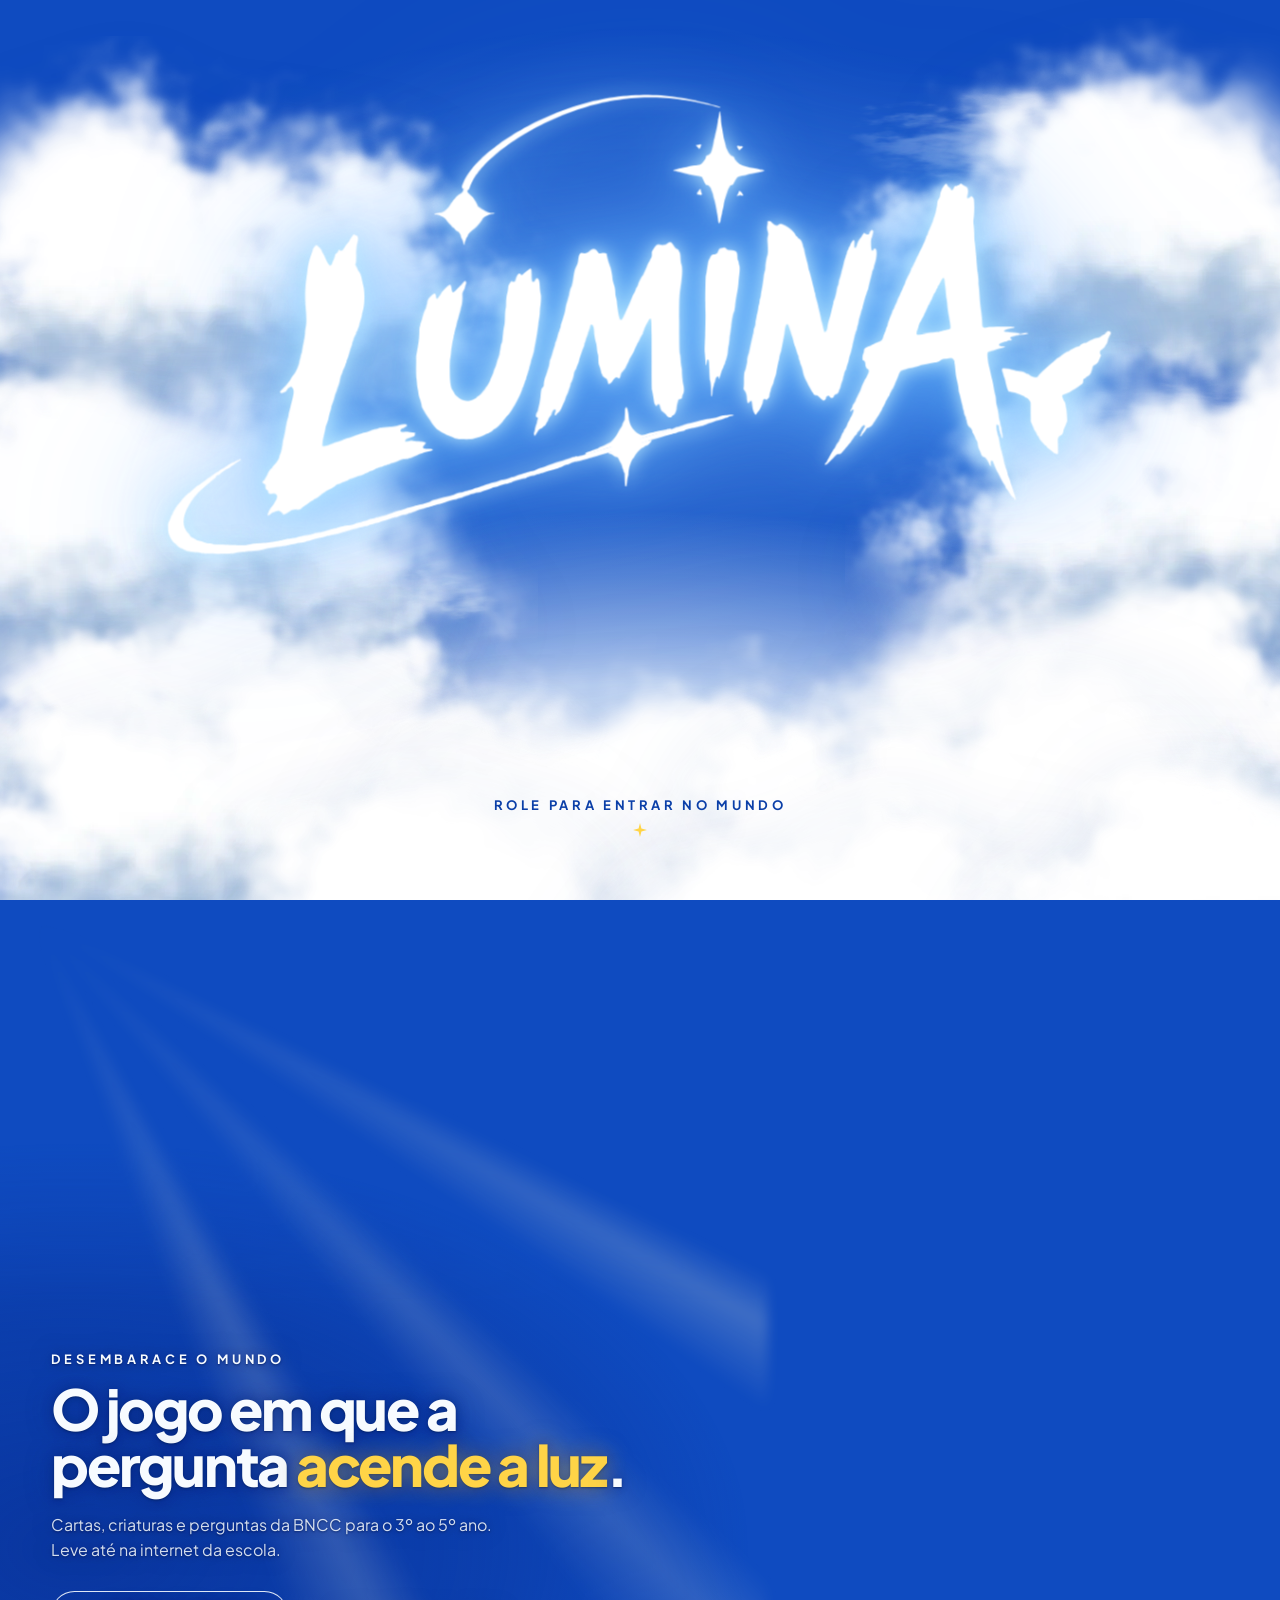
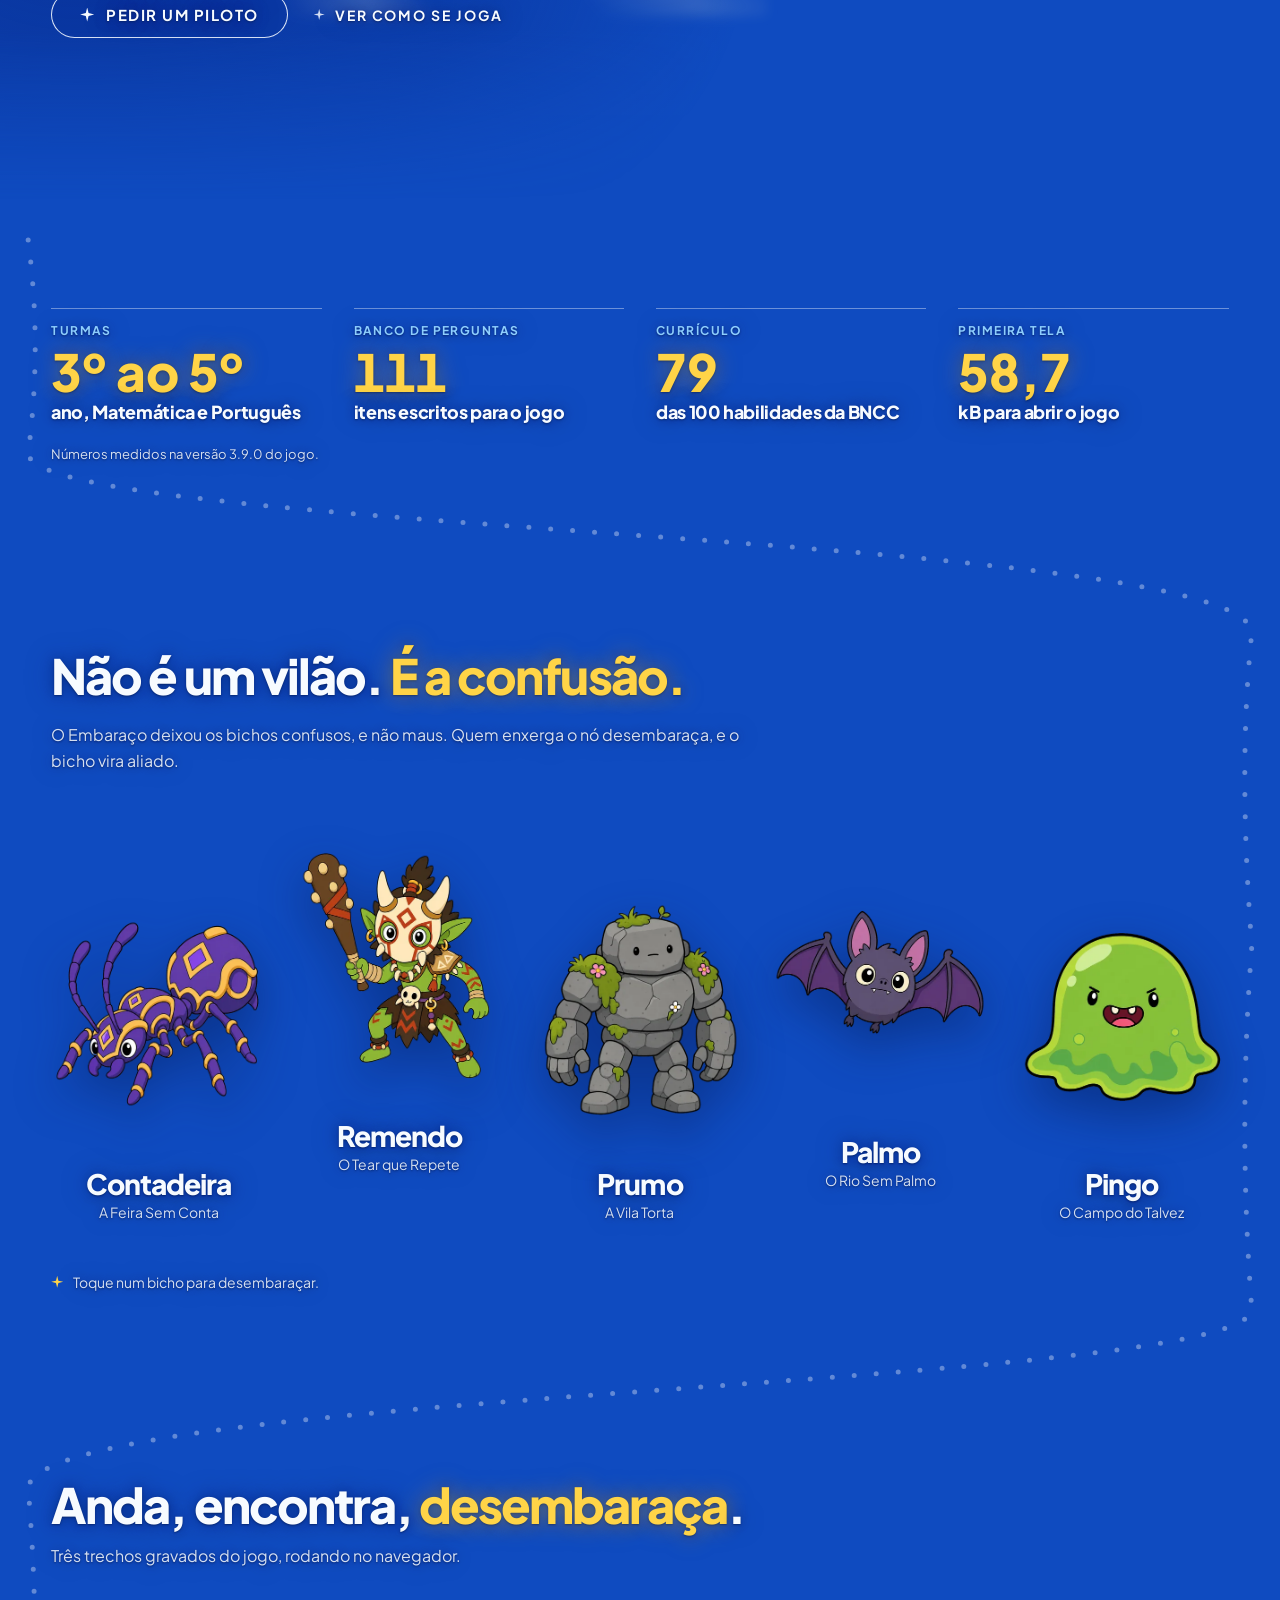
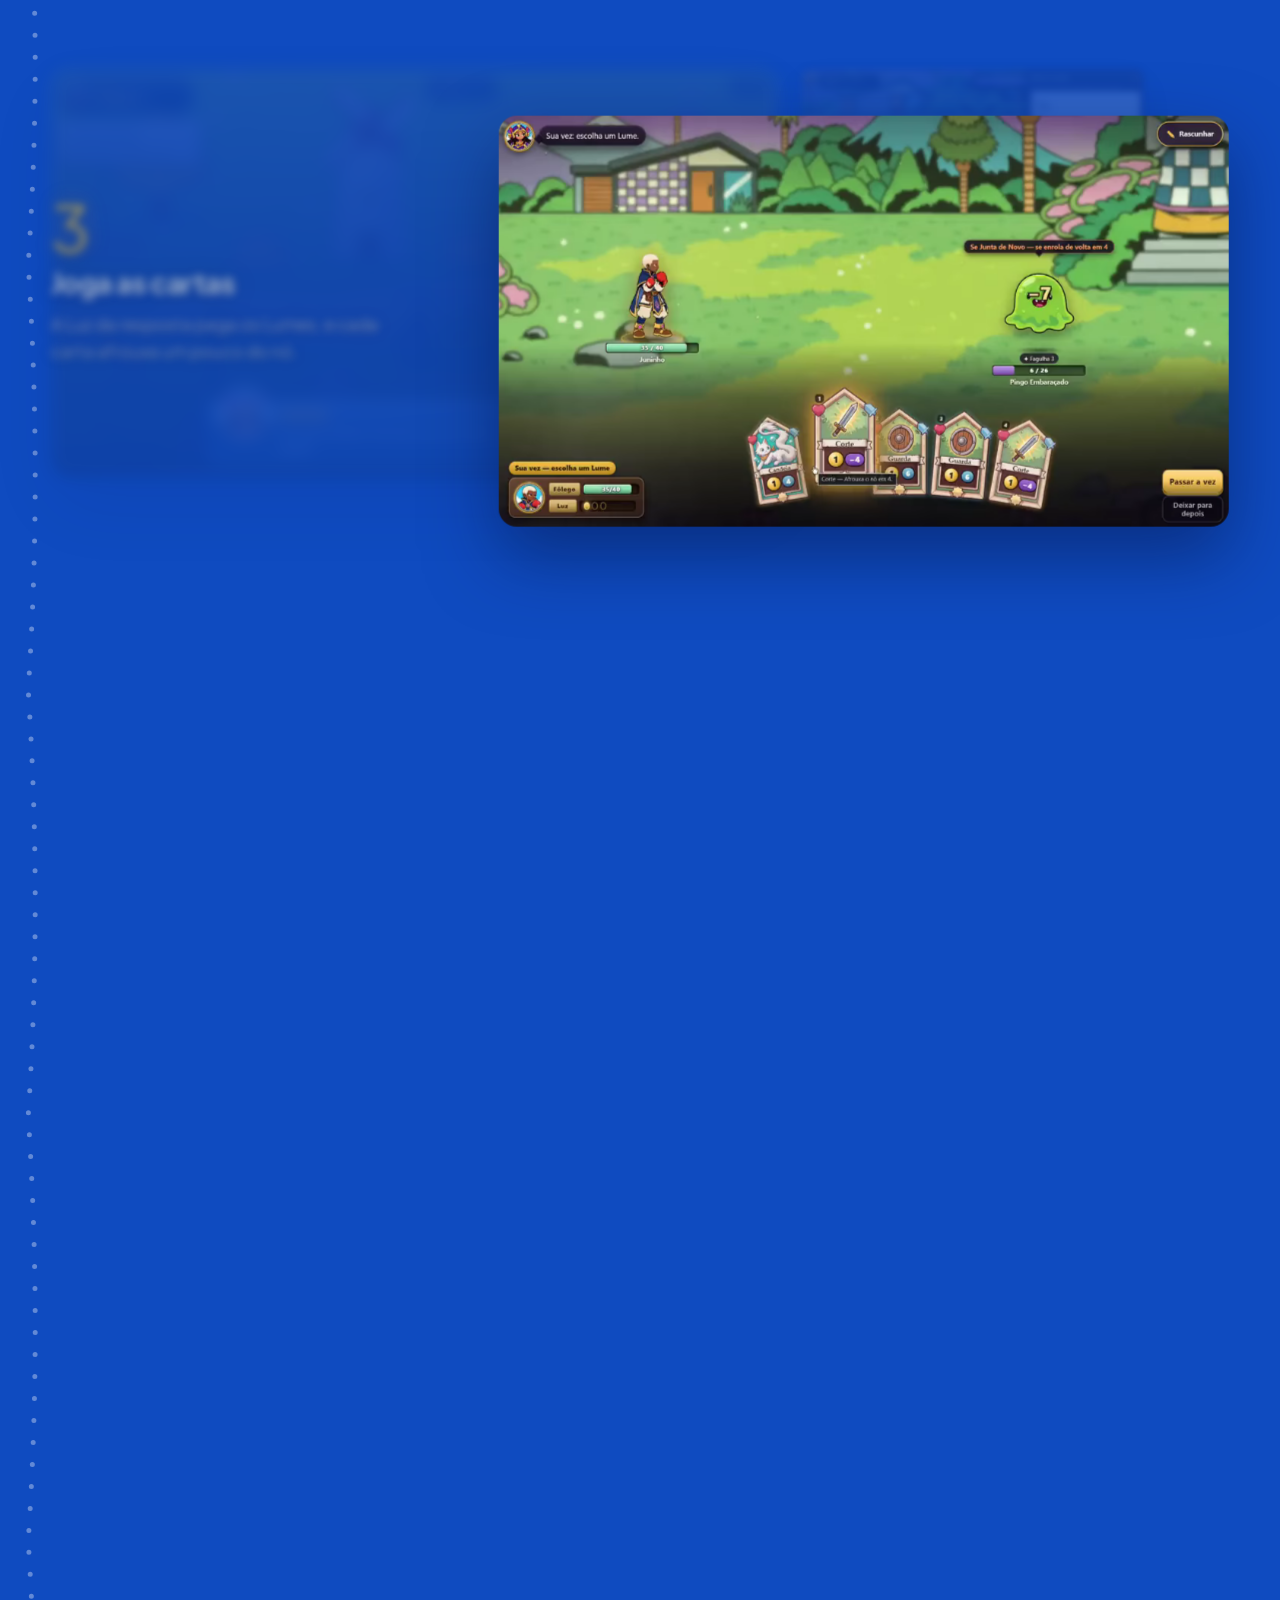
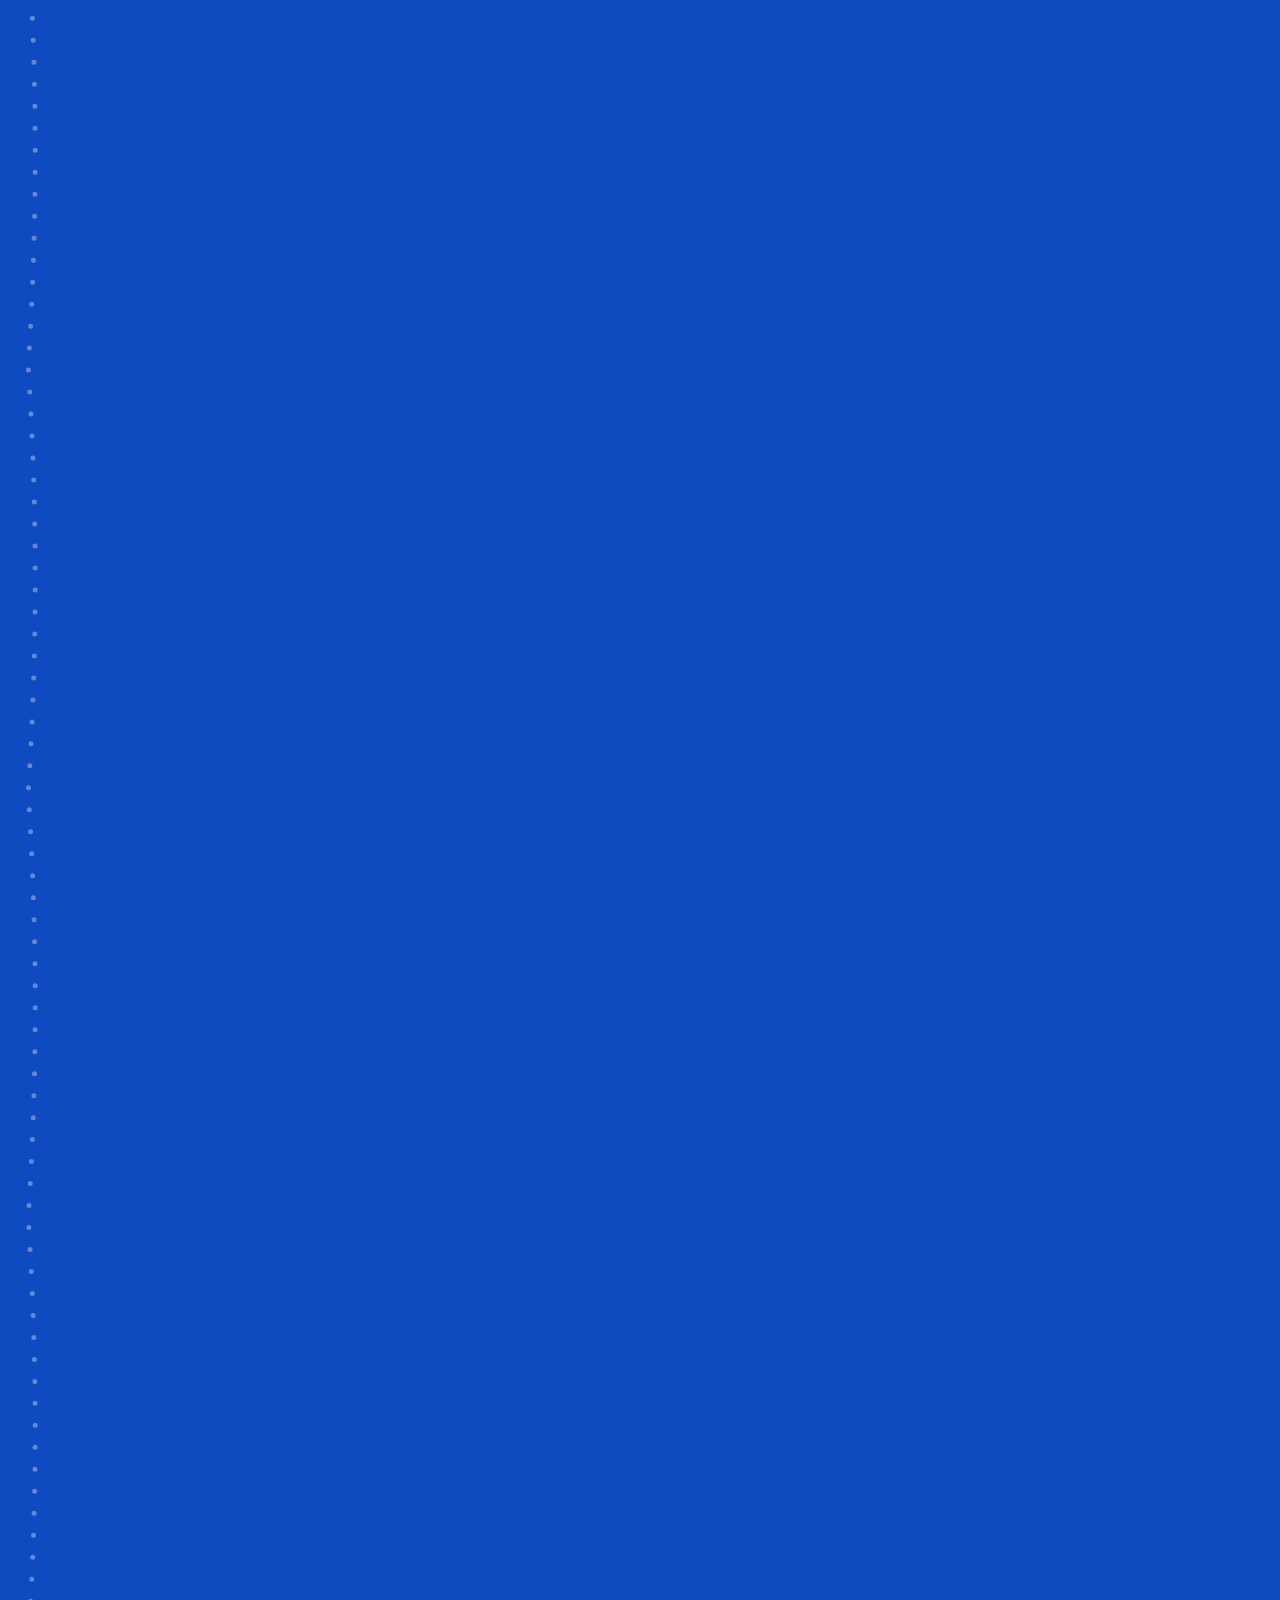
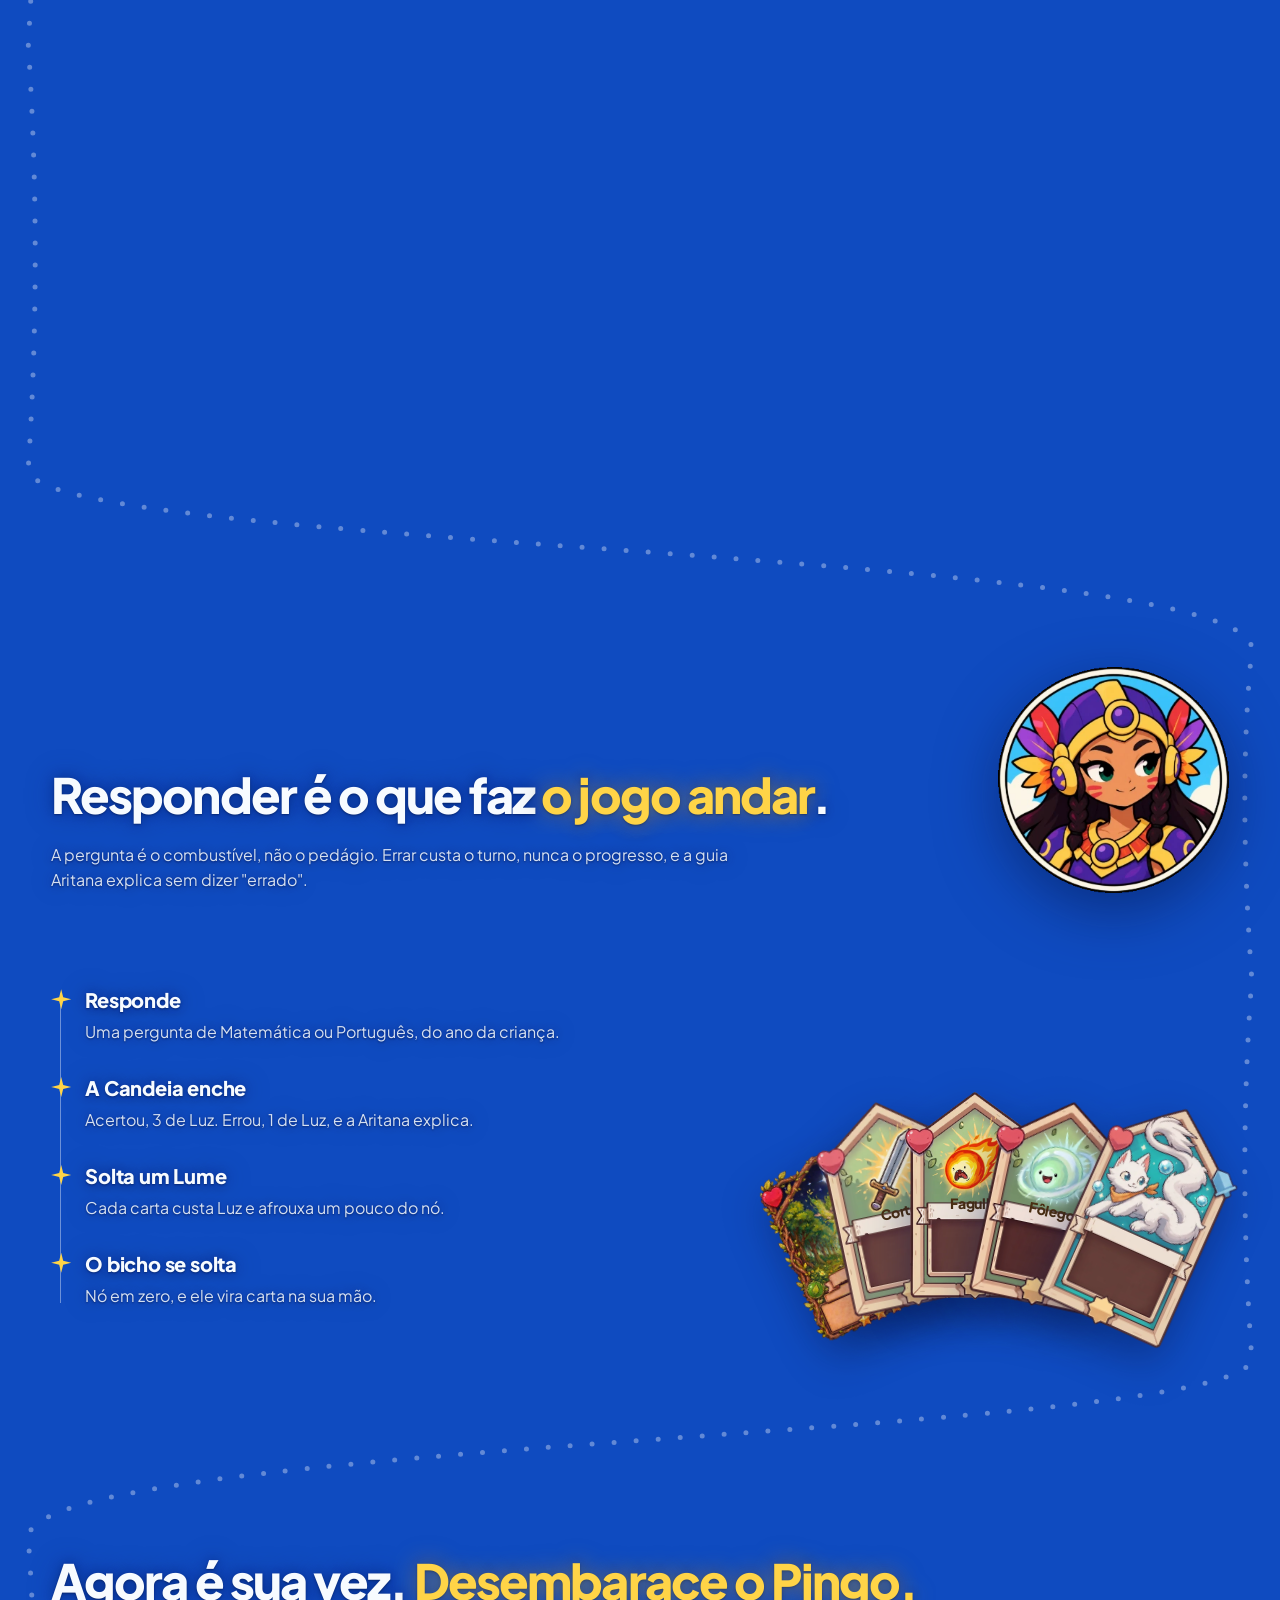
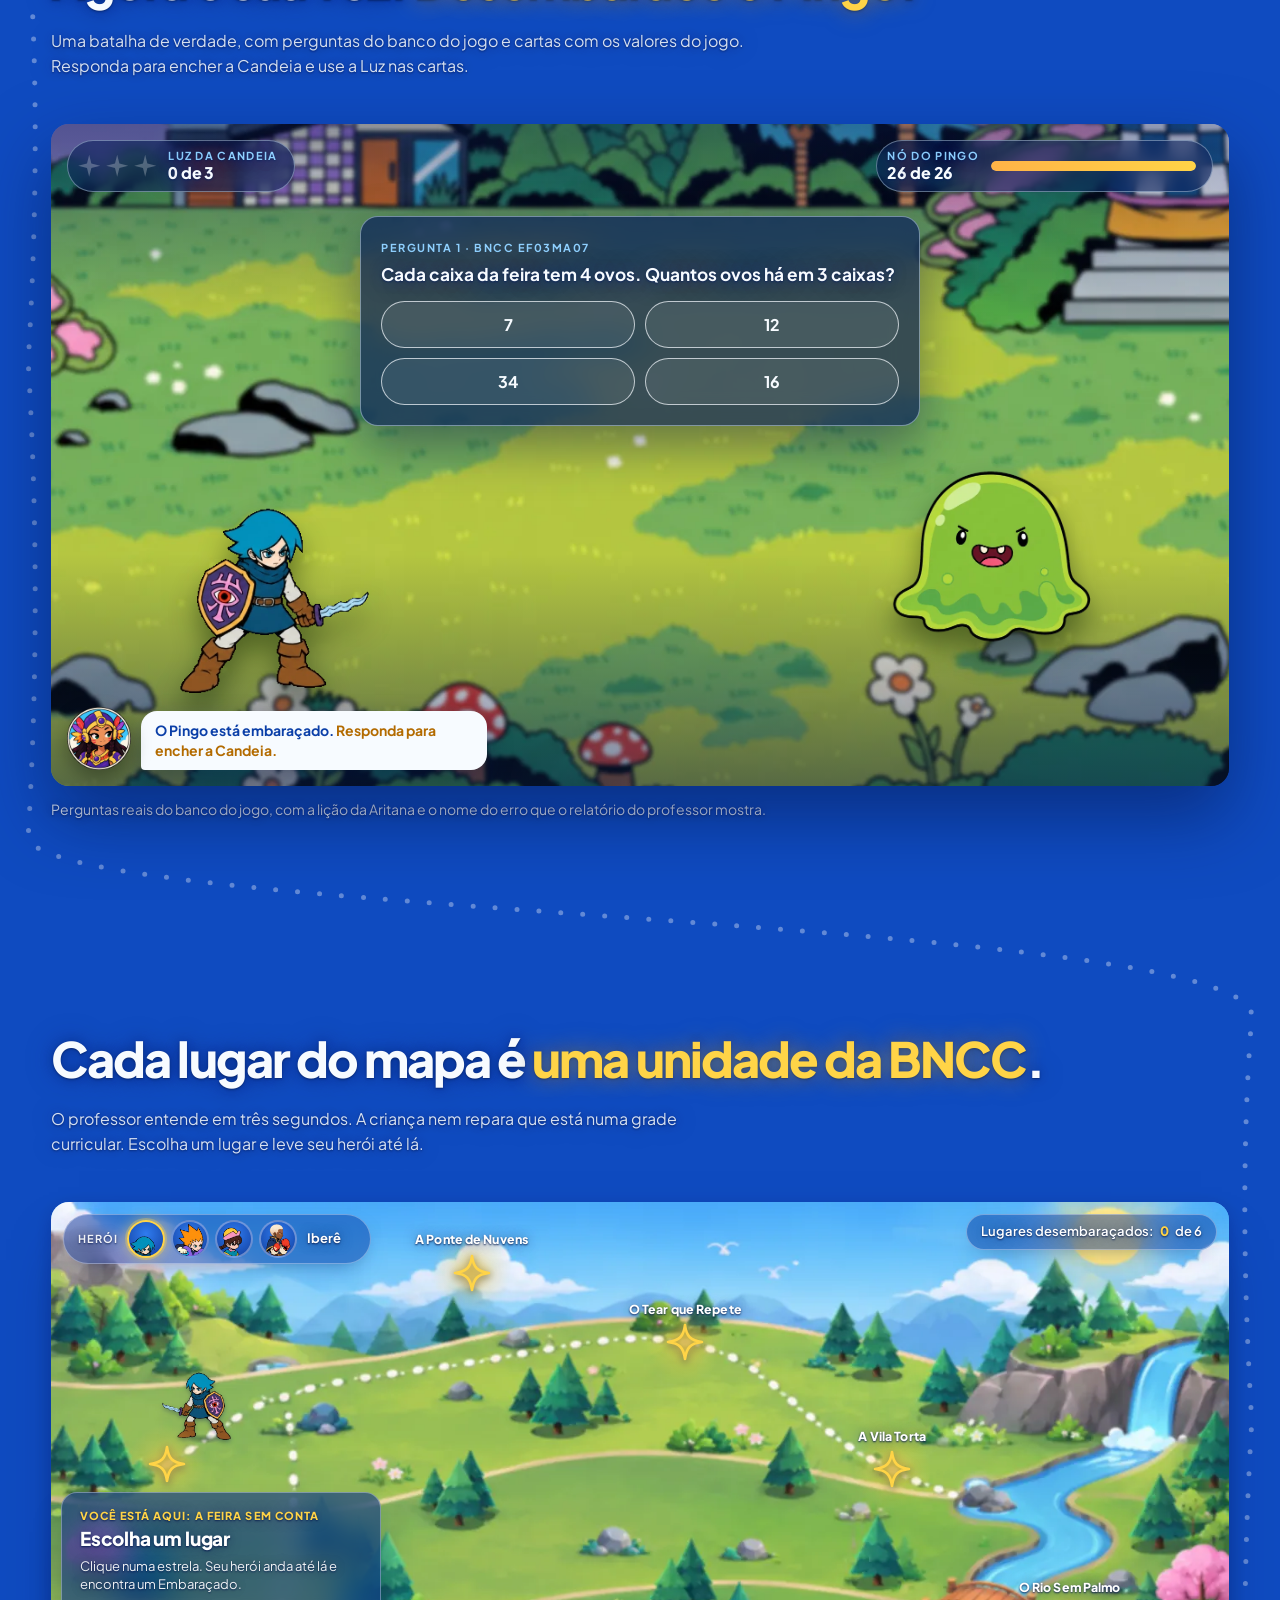
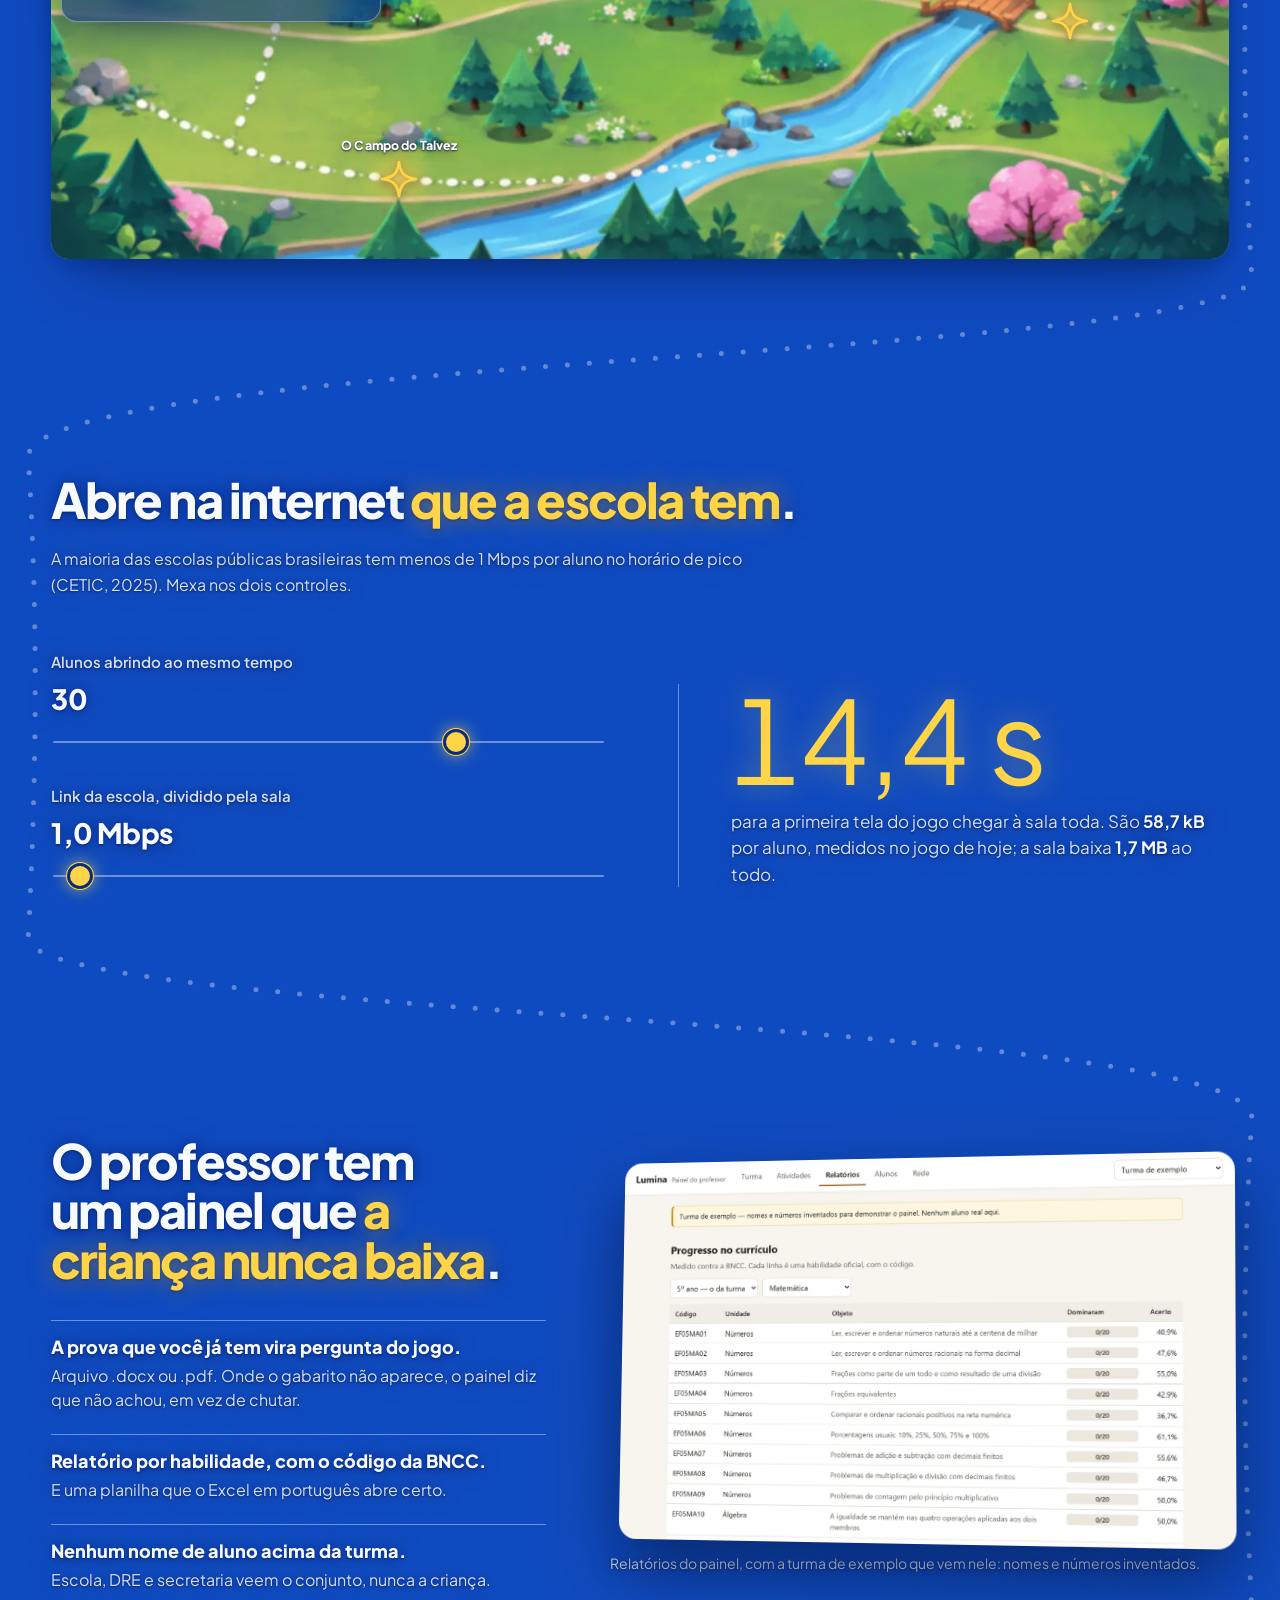
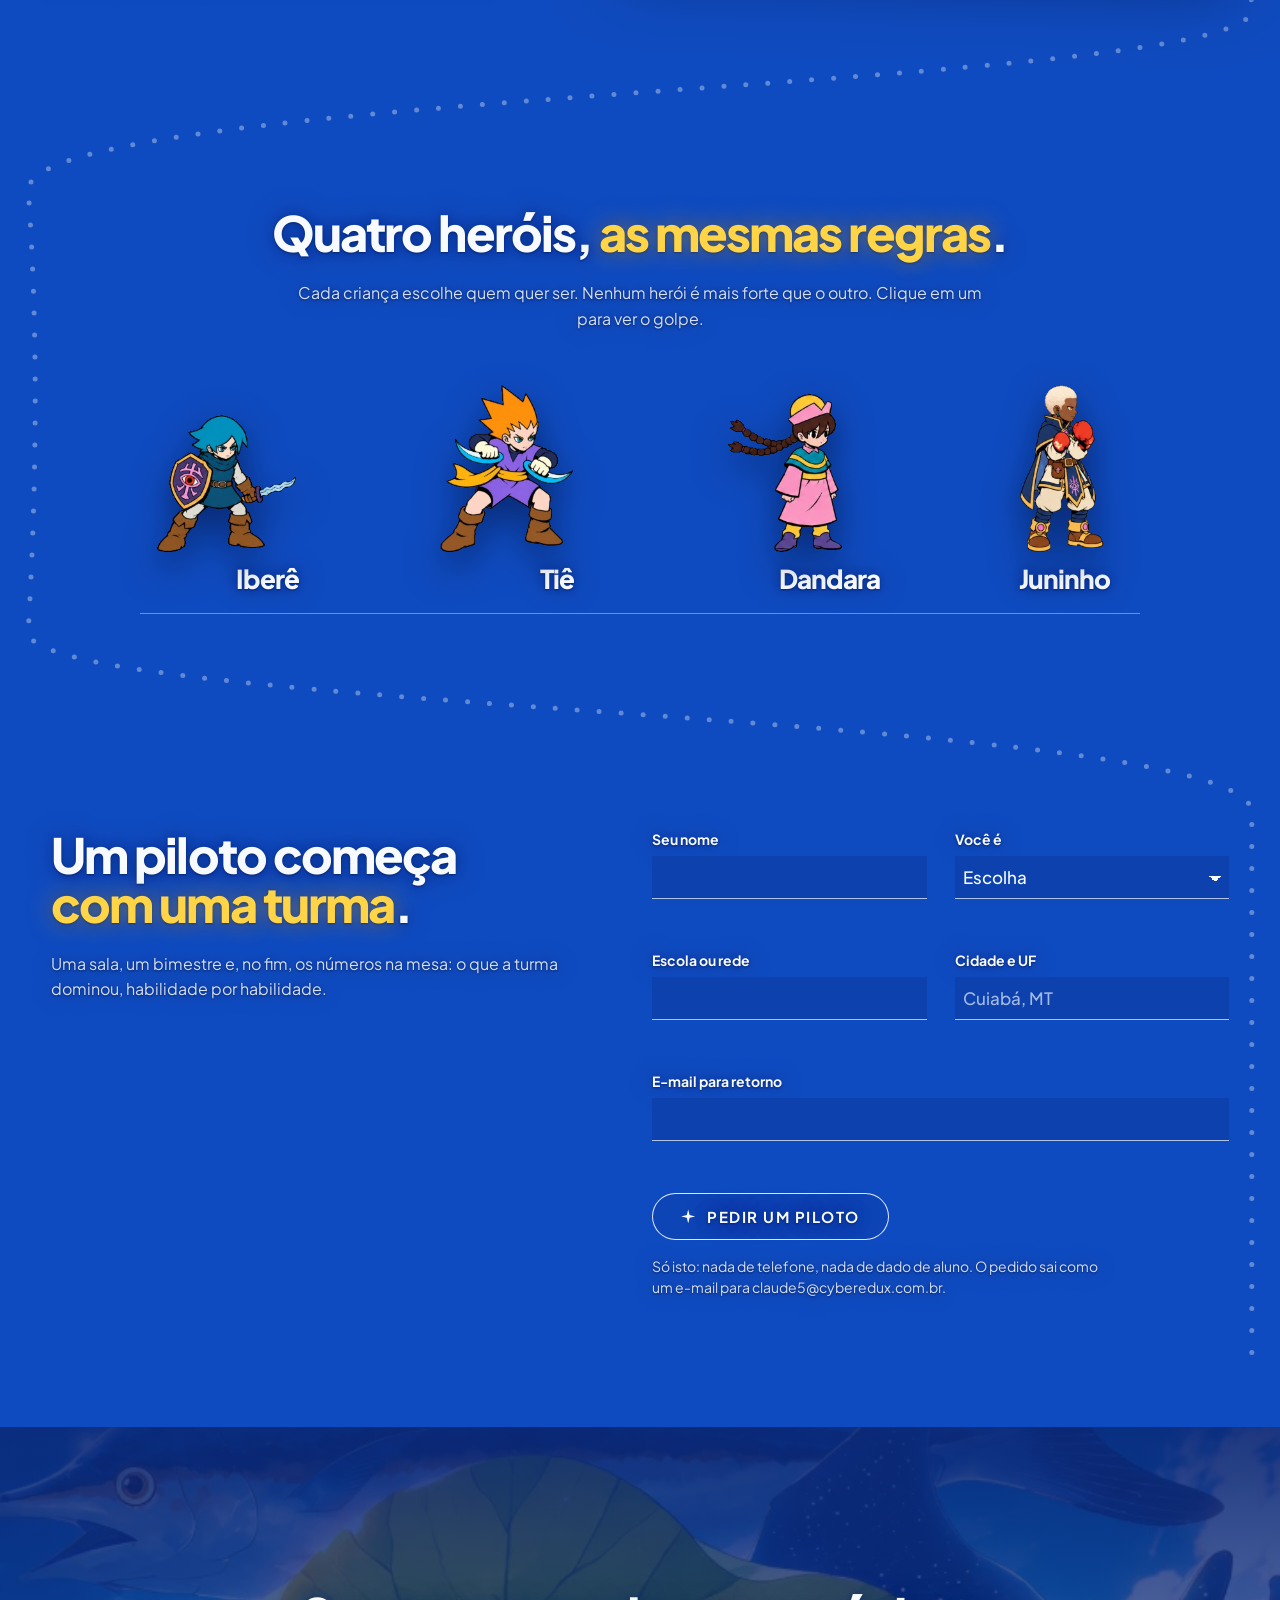
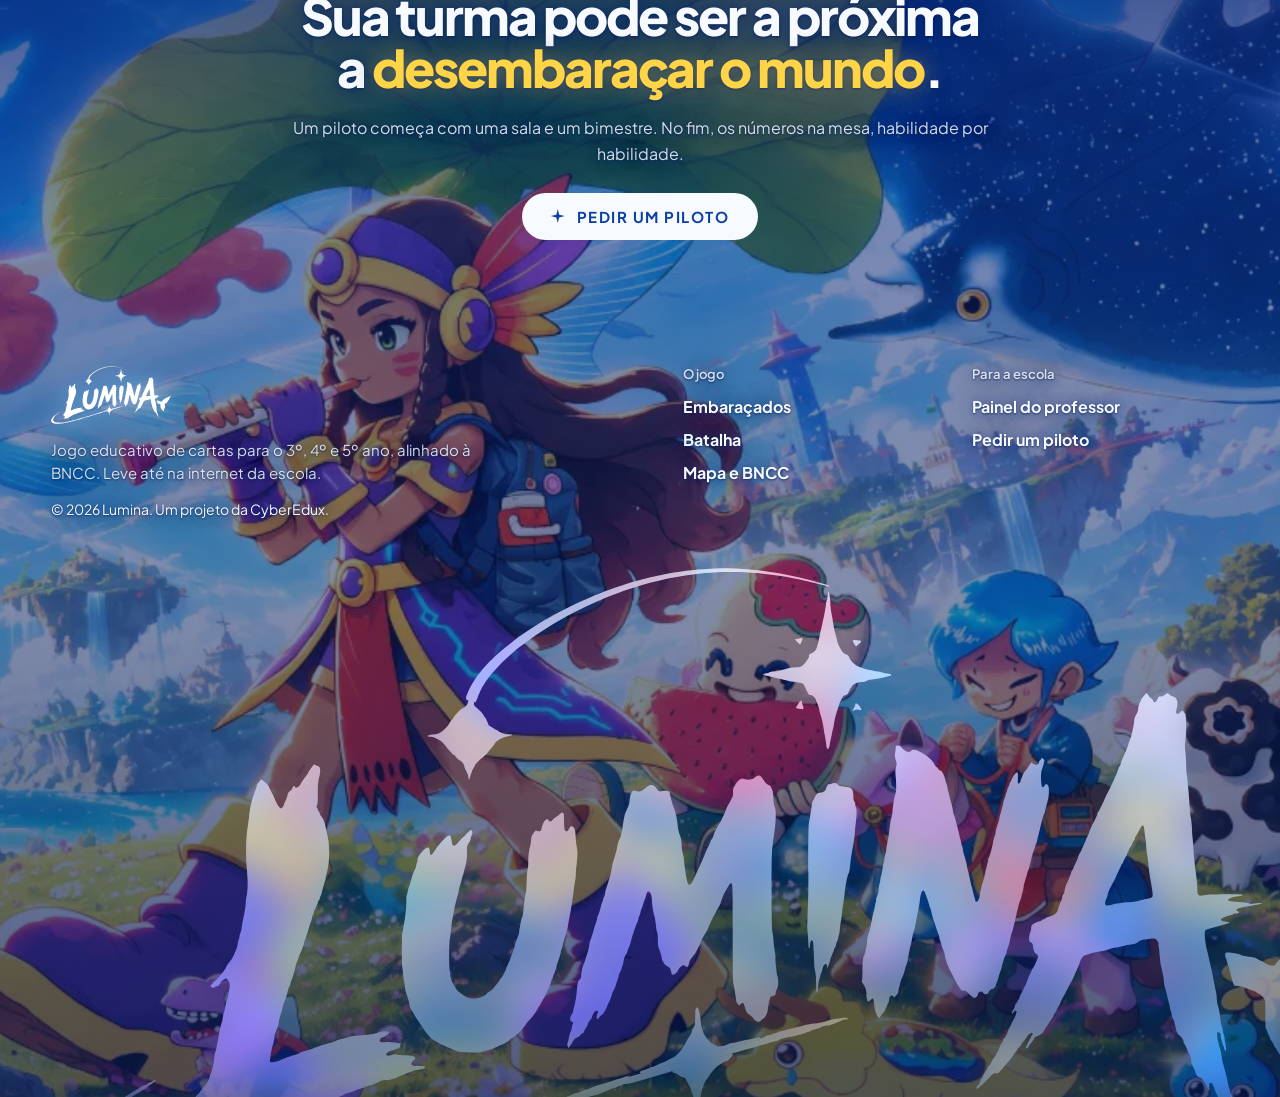
<file: index.html>
<!doctype html>
<html lang="pt-BR">
<head>
<meta charset="utf-8">
<meta name="viewport" content="width=device-width, initial-scale=1, viewport-fit=cover">
<meta name="theme-color" content="#0b3fa8">
<title>Lumina | Desembarace o mundo</title>
<script>
  /* Toda carga começa na abertura (mar de nuvens): o navegador não restaura a rolagem nem pula para âncoras. */
  if ('scrollRestoration' in history) history.scrollRestoration = 'manual';
  if (location.hash) history.replaceState(null, '', location.pathname + location.search);
  const voltarAoInicio = () => scrollTo(0, 0);
  voltarAoInicio();
  addEventListener('DOMContentLoaded', voltarAoInicio);
  addEventListener('load', voltarAoInicio);
  addEventListener('pageshow', e => { if (e.persisted) voltarAoInicio(); });
</script>
<meta name="description" content="Jogo educativo de cartas de Matemática e Português para o 3º, 4º e 5º ano, alinhado à BNCC. A pergunta acende a luz que move o jogo.">
<meta property="og:title" content="Lumina | Desembarace o mundo">
<meta property="og:description" content="Jogo de cartas para o 3º ao 5º ano, alinhado à BNCC, leve para a internet da escola pública.">
<meta property="og:image" content="arte/capa.webp">
<link rel="preload" href="arte/capa.webp" as="image" type="image/webp">
<link rel="stylesheet" href="componentes/mapa.css">
<link rel="preload" href="fontes/plus-jakarta-latin.woff2" as="font" type="font/woff2" crossorigin>
<style>
  /* Fonte única escolhida pelo Guilherme (variante C): Plus Jakarta Sans. A personalidade de pincel fica com o logo vetorial. */
  @font-face { font-family: 'Plus Jakarta Sans'; font-style: normal; font-weight: 400 800; font-display: swap; src: url(fontes/plus-jakarta-latin.woff2) format('woff2'); }
  @font-face { font-family: 'Plus Jakarta Sans'; font-style: normal; font-weight: 400 800; font-display: swap; src: url(fontes/plus-jakarta-latin-ext.woff2) format('woff2');
    unicode-range: U+0100-02BA, U+02BD-02C5, U+02C7-02CC, U+02CE-02D7, U+02DD-02FF, U+0304, U+0308, U+0329, U+1D00-1DBF, U+1E00-1E9F, U+1EF2-1EFF, U+2020, U+20A0-20AB, U+20AD-20C0, U+2113, U+2C60-2C7F, U+A720-A7FF; }

  /*
    Identidade tirada da capa do jogo (decisão "A arte do projeto dita o design").
    Tema único: céu com nuvens realistas (geradas com feTurbulence, assadas em WebP). Acento único: sol (#ffd447).
    Forma: sem caixas. Interativos em pílula; mídia com 18px; grupos separados por linha fina e espaço.
    Movimento: ligado à rolagem e ao cursor; tudo desligado com prefers-reduced-motion.
    Cursor próprio (estrela da Candeia): pedido explícito do Guilherme; só em mouse/trackpad, nunca em toque; campos de texto mantêm o cursor de texto.
    Conteúdo: só o que o PRODUCT.md confirma. Nada de preço, sorteio, loja, depoimento ou número de alunos.
  */
  :root {
    --ceu-claro: #8fd0ff;
    --sol: #ffd447;
    --vidro: rgba(16, 70, 170, 0.42);
    --vidro-solido: #144fb8;
    --borda-vidro: rgba(220, 240, 255, 0.55);
    --linha: rgba(247, 251, 255, 0.4);
    --texto: #f7fbff;
    --texto-suave: rgba(247, 251, 255, 0.86);
    --sombra-texto: 0 1px 2px rgba(5, 30, 90, 0.7), 0 0 12px rgba(5, 35, 110, 0.55), 0 0 28px rgba(5, 40, 120, 0.35);
    --raio-midia: 18px;
    --sair: cubic-bezier(0.23, 1, 0.32, 1);
    --mola: cubic-bezier(0.34, 1.56, 0.64, 1);
    --gutter: clamp(16px, 4vw, 56px);
    --f: 'Plus Jakarta Sans', system-ui, sans-serif;
    --f-titulo: 'Plus Jakarta Sans', system-ui, sans-serif;
  }
  * { box-sizing: border-box; }
  html, body { margin: 0; background: #0f4bc0; color: var(--texto); font-family: var(--f); -webkit-font-smoothing: antialiased; -webkit-tap-highlight-color: transparent; }
  body { overflow-x: hidden; position: relative; }
  a { color: inherit; }
  img, video { max-width: 100%; display: block; }
  button { font: inherit; color: inherit; }
  :focus-visible { outline: 2px solid var(--sol); outline-offset: 3px; }
  .pular { position: absolute; left: 12px; top: -60px; z-index: 50; padding: 10px 16px; border-radius: 999px; background: var(--texto); color: #0b3fa8; font-weight: 700; text-decoration: none; }
  .pular:focus { top: 12px; }
  .estrela4 { clip-path: polygon(50% 0, 60% 40%, 100% 50%, 60% 60%, 50% 100%, 40% 60%, 0 50%, 40% 40%); }

  /* ---------- Cursor da Candeia (só mouse) ---------- */
  @media (hover: hover) and (pointer: fine) {
    html { cursor: url(arte/cursor/estrela.png) 16 16, auto; }
    a, button, select, label, input[type=range], .interativo { cursor: url(arte/cursor/estrela-ativa.png) 20 20, pointer; }
    input:not([type=range]) { cursor: text; }
  }
  .luz-cursor { position: fixed; left: 0; top: 0; width: 220px; height: 220px; margin: -110px 0 0 -110px; border-radius: 50%; pointer-events: none; z-index: 40;
    background: radial-gradient(circle, rgba(255, 236, 160, .28) 0%, rgba(255, 220, 110, .1) 35%, transparent 70%); mix-blend-mode: screen;
    opacity: 0; transition: opacity 300ms, width 300ms var(--sair), height 300ms var(--sair), margin 300ms var(--sair); }
  .luz-cursor.ligada { opacity: 1; }
  .luz-cursor.sobre { width: 320px; height: 320px; margin: -160px 0 0 -160px; }
  .faisca { position: fixed; left: 0; top: 0; width: 10px; height: 10px; margin: -5px 0 0 -5px; pointer-events: none; z-index: 41; background: var(--sol);
    filter: drop-shadow(0 0 4px rgba(255, 220, 110, .9)); animation: faisca 700ms var(--sair) forwards; }
  @keyframes faisca { to { opacity: 0; transform: translate(var(--dx), var(--dy)) scale(.2) rotate(90deg); } }
  .estouro { position: fixed; pointer-events: none; z-index: 42; width: var(--t, 14px); height: var(--t, 14px); margin: calc(var(--t, 14px) / -2) 0 0 calc(var(--t, 14px) / -2);
    background: var(--c, var(--sol)); filter: drop-shadow(0 0 6px rgba(255, 230, 140, .95)); animation: estouro 900ms var(--sair) forwards; }
  @keyframes estouro { 0% { transform: translate(0, 0) scale(.3); opacity: 1; } 100% { transform: translate(var(--dx), var(--dy)) scale(1) rotate(160deg); opacity: 0; } }

  /* ---------- Céu e nuvens ---------- */
  .ceu { position: fixed; inset: 0; z-index: -10; pointer-events: none;
    background:
      radial-gradient(55vmax 55vmax at -4% -8%, rgba(255, 250, 222, .7) 0%, rgba(255, 246, 205, .2) 32%, transparent 58%),
      radial-gradient(120% 45% at 50% 108%, rgba(225, 244, 255, .85) 0%, rgba(170, 220, 255, .35) 45%, transparent 75%),
      linear-gradient(180deg, #0d47bb 0%, #1a5fd6 38%, #3384ea 70%, #67b3f6 100%); }
  .nuvens { position: absolute; inset: 0 0 auto 0; height: 100%; z-index: 0; pointer-events: none; overflow: hidden; }
  .nuvens.frente { z-index: 2; }
  .camada { position: absolute; inset: 0; }
  .nuvem { position: absolute; width: var(--w); height: auto; max-width: none; opacity: var(--o, .95); user-select: none; }
  .nuvem.esp { transform: scaleX(-1); }
  .longe .nuvem { --o: .38; }
  .meio .nuvem { --o: .62; }
  .frente .nuvem { --o: 1; filter: drop-shadow(0 20px 30px rgba(10, 50, 140, .18)); }
  @supports (animation-timeline: scroll()) {
    @media (prefers-reduced-motion: no-preference) {
      .nuvens { position: fixed; inset: 0; height: auto; }
      .camada { bottom: auto; animation: subir-ceu linear both; animation-timeline: scroll(root); }
      .longe .camada { height: 160vh; --sobe: -60vh; }
      .meio .camada { height: 330vh; --sobe: -230vh; }
      .frente .camada { height: 520vh; --sobe: -420vh; }
      @keyframes subir-ceu { to { transform: translate3d(0, var(--sobe), 0); } }
    }
  }


  /* ---------- Abertura: mar de nuvens com o logo vetorial brilhando ---------- */
  .abertura, .abertura-espaco, .hud { display: none; }
  .com-abertura { --ini: 100vh; }
  .com-abertura .abertura-espaco { display: block; height: 100vh; }
  .com-abertura .abertura { display: block; position: fixed; inset: 0; z-index: 25; pointer-events: none; overflow: hidden; }
  .abertura .nevoa { position: absolute; inset: 0; background:
      radial-gradient(90% 60% at 50% 100%, rgba(255, 255, 255, .95) 0%, rgba(235, 246, 255, .75) 40%, transparent 72%),
      radial-gradient(70% 50% at 50% 38%, rgba(160, 215, 255, .35) 0%, transparent 70%); will-change: opacity; }
  .abertura .grupo { position: absolute; inset: 0; will-change: transform, opacity; }
  .abertura .nuvem { --o: 1; filter: drop-shadow(0 24px 40px rgba(20, 70, 160, .18)); }
  .logo-vetor { position: absolute; left: 0; top: 0; transform-origin: 0 0; will-change: transform, opacity;
    filter: drop-shadow(0 0 10px rgba(190, 235, 255, .95)) drop-shadow(0 0 34px rgba(110, 190, 255, .85)) drop-shadow(0 0 80px rgba(70, 150, 255, .6)); }
  .logo-vetor svg, .logo-vetor img { display: block; width: 100%; height: auto; overflow: visible; }
  @media (prefers-reduced-motion: no-preference) {
    .logo-vetor { animation: brilho-logo 3.2s ease-in-out infinite; }
    @keyframes brilho-logo { 50% { filter: drop-shadow(0 0 14px rgba(220, 245, 255, 1)) drop-shadow(0 0 46px rgba(130, 205, 255, .95)) drop-shadow(0 0 110px rgba(80, 160, 255, .75)); } }
    .logo-vetor #estrelas > * { transform-box: fill-box; transform-origin: center; animation: piscar-logo 2.6s ease-in-out infinite; }
    .logo-vetor #estrelas > *:nth-child(2) { animation-delay: -.9s; } .logo-vetor #estrelas > *:nth-child(3) { animation-delay: -1.7s; }
    @keyframes piscar-logo { 50% { transform: scale(1.18) rotate(8deg); opacity: .85; } }
    .logo-vetor.entrando { animation: entrar-logo 1600ms var(--sair) both, brilho-logo 3.2s ease-in-out 1600ms infinite; }
    @keyframes entrar-logo { from { opacity: 0; filter: blur(18px) drop-shadow(0 0 0 transparent); } }
  }
  .abertura .convite { position: absolute; left: 50%; bottom: 7vh; transform: translateX(-50%); display: grid; justify-items: center; gap: 10px;
    font-size: 13px; font-weight: 700; letter-spacing: .28em; text-transform: uppercase; color: #0b3fa8; text-shadow: 0 0 12px rgba(255,255,255,.9); }
  .abertura .convite i { width: 14px; height: 14px; background: #ffd447; filter: drop-shadow(0 0 6px rgba(255, 200, 60, .9)); }
  @media (prefers-reduced-motion: no-preference) { .abertura .convite i { animation: descer 1.8s ease-in-out infinite; } @keyframes descer { 50% { transform: translateY(8px) rotate(45deg); } } }
  .com-abertura .topo { transition: opacity 400ms var(--sair), padding 300ms var(--sair); }
  .com-abertura .topo.escondido { opacity: 0; pointer-events: none; }

  /* ---------- HUD da Candeia: a Luz enche conforme o visitante explora ---------- */
  .com-hud .hud { display: flex; position: fixed; left: var(--gutter); bottom: 22px; z-index: 30; align-items: center; gap: 14px; padding: 10px 18px 10px 10px;
    border-radius: 999px; background: var(--vidro); border: 1px solid var(--borda-vidro); box-shadow: 0 12px 30px rgba(5, 30, 100, .3);
    backdrop-filter: blur(14px) saturate(1.3); -webkit-backdrop-filter: blur(14px) saturate(1.3); text-decoration: none; color: var(--texto);
    transition: opacity 500ms var(--sair), transform 500ms var(--sair), box-shadow 400ms; }
  .com-hud .hud.escondido { opacity: 0; transform: translateY(20px); pointer-events: none; }
  .hud .anel { position: relative; width: 46px; height: 46px; flex: none; }
  .hud .anel svg { width: 100%; height: 100%; transform: rotate(-90deg); }
  .hud .anel circle { fill: none; stroke-width: 4; }
  .hud .anel .trilho { stroke: rgba(255,255,255,.22); }
  .hud .anel .carga { stroke: var(--sol); stroke-linecap: round; stroke-dasharray: 125.7; stroke-dashoffset: calc(125.7 * (1 - var(--luz, 0))); transition: stroke-dashoffset 600ms var(--sair); filter: drop-shadow(0 0 4px rgba(255, 212, 71, .8)); }
  .hud .anel i { position: absolute; inset: 13px; background: var(--sol); filter: drop-shadow(0 0 calc(4px + var(--luz, 0) * 10px) rgba(255, 220, 110, 1)); transform: scale(calc(.7 + var(--luz, 0) * .4)); transition: transform 600ms var(--mola); }
  .hud .txt { display: grid; gap: 2px; line-height: 1.2; }
  .hud small { font-size: 11px; font-weight: 700; letter-spacing: .14em; text-transform: uppercase; color: var(--ceu-claro); }
  .hud b { font-size: 14px; font-weight: 800; letter-spacing: -0.01em; }
  .hud.acesa { box-shadow: 0 0 0 1px rgba(255, 212, 71, .7), 0 0 30px rgba(255, 212, 71, .45), 0 12px 30px rgba(5, 30, 100, .3); }
  .hud.ganho { animation: ganho 600ms var(--mola); }
  @keyframes ganho { 40% { transform: scale(1.08); } }
  @media (max-width: 760px) { .com-hud .hud { left: 12px; right: auto; bottom: 12px; padding: 8px 14px 8px 8px; } .hud .anel { width: 38px; height: 38px; } .hud .anel i { inset: 11px; } .hud b { font-size: 13px; } }

  /* ---------- Herói ---------- */
  header.dobra, main, footer { position: relative; z-index: 1; }
  .dobra { min-height: 100dvh; overflow: hidden; isolation: isolate; display: grid; grid-template-rows: auto 1fr;
    -webkit-mask-image: linear-gradient(to bottom, transparent 0, #000 var(--ft, 0px), #000 calc(100% - 170px), transparent 100%); mask-image: linear-gradient(to bottom, transparent 0, #000 var(--ft, 0px), #000 calc(100% - 170px), transparent 100%); }
  .cena { opacity: var(--capa-op, 1); position: absolute; inset: -3%; z-index: -3; -webkit-mask-image: linear-gradient(to bottom, #000 70%, transparent 97%); mask-image: linear-gradient(to bottom, #000 70%, transparent 97%); }
  .cena-mov { position: absolute; inset: 0; will-change: transform; transition: translate 900ms var(--sair); }
  .cena img { width: 100%; height: 100%; object-fit: cover; object-position: 30% 40%; }
  .veu { position: absolute; inset: 0; z-index: -2; pointer-events: none; background: radial-gradient(70% 60% at 6% 72%, rgba(8, 48, 150, 0.78) 0%, rgba(8, 48, 150, 0.45) 45%, transparent 75%); }
  .raios { position: absolute; left: -10%; top: -20%; width: 70vmax; height: 70vmax; z-index: -1; pointer-events: none;
    background: conic-gradient(from 110deg at 18% 22%, transparent 0 6deg, rgba(255,250,220,.2) 9deg, transparent 14deg 22deg, rgba(255,250,220,.14) 26deg, transparent 31deg 40deg, rgba(255,250,220,.16) 44deg, transparent 50deg);
    mix-blend-mode: screen; filter: blur(6px); animation: respirar 9s ease-in-out infinite; }
  @keyframes respirar { 50% { opacity: .55; transform: rotate(2deg); } }
  .estrela { position: absolute; z-index: -1; width: var(--t, 18px); aspect-ratio: 1; pointer-events: none; opacity: 0; background: #fff;
    filter: drop-shadow(0 0 6px rgba(160, 220, 255, .95)); animation: piscar var(--d, 3.6s) ease-in-out var(--a, 0s) infinite; }
  @keyframes piscar { 0%,100% { opacity: 0; transform: scale(.4) rotate(0); } 45%,55% { opacity: 1; transform: scale(1) rotate(20deg); } }

  /* Navegação: no topo fica solta; depois da capa vira uma pílula de vidro flutuante. */
  .topo { position: fixed; top: 0; right: 0; z-index: 30; display: flex; flex-direction: column; align-items: flex-end; padding: clamp(14px, 2.4vw, 28px) var(--gutter); transition: padding 300ms var(--sair); }
  .menu { display: flex; gap: 2px; padding: 5px; list-style: none; margin: 0; border-radius: 999px; border: 1px solid transparent;
    transition: background-color 300ms var(--sair), border-color 300ms var(--sair), box-shadow 300ms var(--sair); }
  .topo.fixo { padding-top: 12px; padding-bottom: 12px; }
  .topo.fixo .menu { background: var(--vidro); border-color: var(--borda-vidro); box-shadow: 0 10px 30px rgba(5, 30, 100, .3);
    backdrop-filter: blur(14px) saturate(1.3); -webkit-backdrop-filter: blur(14px) saturate(1.3); }
  .menu a { display: block; padding: 10px 16px; border-radius: 999px; text-decoration: none; font-size: 14px; font-weight: 500; text-shadow: var(--sombra-texto); transition: background-color 160ms var(--sair); }
  .menu a.destaque { box-shadow: inset 0 0 0 1px rgba(247,251,255,.75); }
  .menu a.atual { background: rgba(255,255,255,.18); }
  @media (hover: hover) { .menu a:hover { background: rgba(255,255,255,.2); } }
  .abrir-menu { display: none; place-items: center; width: 48px; height: 48px; border-radius: 50%; padding: 0; background: var(--vidro); border: 1px solid var(--borda-vidro);
    backdrop-filter: blur(14px) saturate(1.3); -webkit-backdrop-filter: blur(14px) saturate(1.3); box-shadow: 0 8px 24px rgba(5, 30, 100, .3); transition: transform 160ms var(--sair); }
  .abrir-menu:active { transform: scale(0.95); }

  .chamada { position: relative; z-index: 1; align-self: end; padding: 0 var(--gutter) clamp(120px, 18vh, 200px); margin-top: 30vh; max-width: 700px; }
  .lema { margin: 0 0 14px; font-size: clamp(12px, 1vw, 14px); font-weight: 700; letter-spacing: .3em; text-transform: uppercase; text-shadow: var(--sombra-texto); }
  h1, h2 { font-family: var(--f-titulo); font-weight: 800; letter-spacing: -0.04em; text-wrap: balance; margin: 0; text-shadow: var(--sombra-texto); }
  h1 { font-size: clamp(40px, 4.4vw, 68px); line-height: 1; padding-bottom: 4px; }
  h2 { font-size: clamp(34px, 3.8vw, 58px); line-height: 1.02; padding-bottom: 4px; }
  h1 em, h2 em { font-style: normal; color: var(--sol); text-shadow: 0 0 22px rgba(255, 212, 71, .45), var(--sombra-texto); }
  .sub { margin: 16px 0 0; font-size: clamp(16px, 1.15vw, 18px); line-height: 1.55; color: var(--texto-suave); text-shadow: var(--sombra-texto); max-width: 40ch; }
  .acoes { display: flex; flex-wrap: wrap; gap: 14px 24px; align-items: center; margin-top: 28px; }
  .botao { display: inline-flex; align-items: center; gap: 12px; padding: 15px 28px; white-space: nowrap; border-radius: 999px; text-decoration: none; font: 700 15px/1 var(--f);
    letter-spacing: .1em; text-transform: uppercase; color: var(--texto); text-shadow: var(--sombra-texto); background: rgba(10, 50, 150, .25); border: 1.5px solid rgba(247,251,255,.9);
    transition: transform 160ms var(--sair), background-color 200ms var(--sair), color 200ms var(--sair); }
  .botao:active { transform: scale(0.97); }
  .botao .brilho4 { width: 14px; height: 14px; flex: none; background: currentColor; transition: transform 500ms var(--mola); }
  @media (hover: hover) { .botao:hover { background: var(--texto); color: #0b3fa8; text-shadow: none; } .botao:hover .brilho4 { transform: rotate(90deg) scale(1.2); } }
  .link-luz { display: inline-flex; align-items: center; gap: 10px; text-decoration: none; font-weight: 700; font-size: 14px; letter-spacing: .14em; text-transform: uppercase; text-shadow: var(--sombra-texto); padding: 12px 2px; }
  .link-luz .brilho4 { width: 11px; height: 11px; background: currentColor; opacity: .85; }
  @media (hover: hover) { .link-luz:hover { text-decoration: underline; text-underline-offset: 6px; } }


  /* ---------- Movimento ligado à rolagem (CSS puro onde houver suporte) ---------- */
  @media (prefers-reduced-motion: no-preference) {
    .chamada > * { animation: subir 700ms var(--sair) both; }
    .chamada > :nth-child(2) { animation-delay: 80ms; } .chamada > :nth-child(3) { animation-delay: 160ms; } .chamada > :nth-child(4) { animation-delay: 240ms; }
    @keyframes subir { from { opacity: 0; transform: translateY(14px); } }
    .revelar { opacity: 0; filter: blur(14px); transform: translateY(40px) scale(.97); transition: opacity 900ms var(--sair), filter 900ms var(--sair), transform 900ms var(--sair); }
    .revelar.visivel { opacity: 1; filter: none; transform: none; }
    @supports (animation-timeline: view()) {
      .revelar, .revelar.visivel { opacity: 1; filter: none; transform: none; transition: none; animation: aparecer linear both; animation-timeline: view(); animation-range: entry 0% cover 32%; }
      @keyframes aparecer { from { opacity: 0; filter: blur(16px); transform: translateY(56px) scale(.96); } to { opacity: 1; filter: blur(0); transform: none; } }
      .cena-mov { animation: afastar linear both; animation-timeline: scroll(root); animation-range: var(--ini, 0px) calc(var(--ini, 0px) + 100vh); }
      @keyframes afastar { to { transform: translateY(14vh) scale(1.1); filter: blur(5px); } }
      .chamada { animation: sumir-chamada linear both; animation-timeline: scroll(root); animation-range: calc(var(--ini, 0px) + 10vh) calc(var(--ini, 0px) + 80vh); }
      @keyframes sumir-chamada { to { opacity: 0; transform: translateY(-8vh); filter: blur(8px); } }
    }
  }

  /* ---------- Seções ---------- */
  main section { padding: clamp(72px, 12vh, 140px) var(--gutter); position: relative; z-index: 1; }
  .miolo { max-width: 1240px; margin: 0 auto; position: relative; }
  .texto { margin: 18px 0 0; font-size: clamp(16px, 1.2vw, 19px); line-height: 1.6; color: var(--texto-suave); max-width: 58ch; text-shadow: var(--sombra-texto); }

  /* Trilha pontilhada (o caminho do mapa) que se acende ao rolar, com a Candeia na ponta. */
  .trilha { position: absolute; left: 0; top: 0; width: 100%; z-index: 0; pointer-events: none; overflow: visible; }
  .trilha .base { fill: none; stroke: rgba(255,255,255,.35); stroke-width: 5; stroke-linecap: round; stroke-dasharray: 0 22; }
  .trilha .acesa { fill: none; stroke: var(--sol); stroke-width: 7; stroke-linecap: round; stroke-dasharray: 0 22; filter: drop-shadow(0 0 6px rgba(255, 212, 71, .9)); }
  .candeia-ponta { position: absolute; left: 0; top: 0; width: 34px; height: 34px; margin: -17px 0 0 -17px; z-index: 1; pointer-events: none; will-change: transform; opacity: 0; }
  .candeia-ponta::before { content: ''; position: absolute; inset: -26px; border-radius: 50%; background: radial-gradient(circle, rgba(255, 228, 140, .55), transparent 65%); animation: pulsar 1.6s ease-in-out infinite; }
  .candeia-ponta span { position: absolute; inset: 0; background: var(--sol); filter: drop-shadow(0 0 8px rgba(255, 220, 110, 1)); animation: girar 6s linear infinite; }
  @keyframes pulsar { 50% { transform: scale(1.25); opacity: .7; } }
  @keyframes girar { to { transform: rotate(360deg); } }

  /* Números (contam ao aparecer) */
  .numeros { padding-top: clamp(80px, 12vh, 140px) !important; padding-bottom: clamp(56px, 9vh, 96px) !important; }
  .fatos { display: grid; grid-template-columns: repeat(4, minmax(0, 1fr)); gap: 32px; margin: 0 auto; max-width: 1240px; }
  .fato { border-top: 1px solid var(--linha); padding-top: 14px; }
  .fato dt { font-size: 12px; font-weight: 700; letter-spacing: .12em; text-transform: uppercase; color: var(--ceu-claro); text-shadow: var(--sombra-texto); }
  .fato dd { margin: 8px 0 0; font-size: clamp(17px, 1.4vw, 21px); font-weight: 800; letter-spacing: -0.02em; line-height: 1.25; text-shadow: var(--sombra-texto); }
  .fato .grande { display: block; margin-bottom: 4px; font-family: var(--f-titulo); font-weight: 800; letter-spacing: -0.035em; font-size: clamp(44px, 4vw, 64px); line-height: 1; color: var(--sol); letter-spacing: 0;
    text-shadow: 0 0 22px rgba(255, 212, 71, .4), var(--sombra-texto); font-variant-numeric: tabular-nums; }
  .fonte { margin: 22px auto 0; max-width: 1240px; font-size: 13px; color: var(--texto-suave); text-shadow: var(--sombra-texto); }

  /* Os Embaraçados: inclinam com o cursor; clicar desembaraça. */
  .bichos { display: grid; grid-template-columns: repeat(5, minmax(0, 1fr)); gap: clamp(12px, 2vw, 28px); margin: clamp(40px, 7vh, 72px) 0 0; padding: 0; list-style: none; align-items: end; }
  .bicho:nth-child(2) { margin-bottom: 48px; } .bicho:nth-child(4) { margin-bottom: 32px; }
  .bicho button { display: block; width: 100%; padding: 0; background: none; border: 0; text-align: center; perspective: 700px; }
  .bicho .flutua { display: block; }
  .bicho .corpo { display: block; transform: rotateX(var(--rx, 0deg)) rotateY(var(--ry, 0deg)) translateY(var(--ty, 0px)); transition: transform 400ms var(--sair); }
  .bicho img { width: 100%; height: auto; filter: drop-shadow(0 18px 24px rgba(5, 25, 80, .45)); transition: filter 400ms var(--sair); }
  @media (prefers-reduced-motion: no-preference) {
    .bicho .flutua { animation: flutuar 6s ease-in-out infinite; }
    .bicho:nth-child(2) .flutua { animation-delay: -1.2s; } .bicho:nth-child(3) .flutua { animation-delay: -2.4s; }
    .bicho:nth-child(4) .flutua { animation-delay: -3.6s; } .bicho:nth-child(5) .flutua { animation-delay: -4.8s; }
    @keyframes flutuar { 50% { transform: translateY(-10px); } }
    .bicho button:hover .corpo { --ty: -8px; }
    .bicho.solto .flutua { animation: pular 700ms var(--mola); }
    @keyframes pular { 30% { transform: translateY(-46px) scale(1.06) rotate(-4deg); } 60% { transform: translateY(0) scale(.96, 1.04); } }
  }
  .bicho button:hover img, .bicho button:focus-visible img { filter: drop-shadow(0 18px 24px rgba(5, 25, 80, .45)) drop-shadow(0 0 22px rgba(255, 228, 140, .55)); }
  .bicho.solto img { filter: drop-shadow(0 18px 24px rgba(5, 25, 80, .35)) drop-shadow(0 0 30px rgba(255, 220, 110, .95)) saturate(1.15) brightness(1.06); }
  .bicho b { display: block; margin-top: 14px; font-family: var(--f-titulo); font-weight: 800; letter-spacing: -0.035em; font-size: clamp(24px, 2.2vw, 32px); text-shadow: var(--sombra-texto); }
  .bicho .lugar { display: block; margin-top: 2px; font-size: 14px; color: var(--texto-suave); text-shadow: var(--sombra-texto); }
  .bicho .status { display: block; height: 20px; margin-top: 6px; font-size: 13px; font-weight: 700; color: var(--sol); text-shadow: var(--sombra-texto); opacity: 0; transition: opacity 300ms; }
  .bicho.solto .status { opacity: 1; }
  .dica { margin: 26px 0 0; font-size: 14px; color: var(--texto-suave); text-shadow: var(--sombra-texto); display: flex; align-items: center; gap: 10px; }
  .dica .brilho4 { width: 12px; height: 12px; background: var(--sol); }

  /* Vídeos: sequência fixa na tela. Cada um entra desfocado com sua legenda; no fim, se juntam no quadro. */
  .filme { height: 440vh; padding: 0 !important; }
  .palco { position: sticky; top: 0; height: 100vh; overflow: hidden; }
  .palco-titulo { position: absolute; left: 50%; top: 9vh; width: min(1240px, calc(100% - 2 * var(--gutter))); transform: translateX(-50%); }
  .palco-titulo .texto { margin-top: 10px; }
  .quadro { position: absolute; left: 0; top: 0; margin: 0; width: var(--solo-w, 860px); transform-origin: 0 0; will-change: transform, opacity, filter; opacity: 0; }
  .quadro video { width: 100%; height: auto; aspect-ratio: 16 / 9; object-fit: cover; border-radius: var(--raio-midia); background: #0a2c7c; box-shadow: 0 30px 70px rgba(4, 20, 70, .5); }
  .legenda { position: absolute; left: max(var(--gutter), calc((100% - 1240px) / 2)); top: 55%; width: min(380px, 28vw); transform: translateY(-50%); will-change: transform, opacity, filter; opacity: 0; }
  .legenda .passo-n { font-family: var(--f-titulo); font-size: 64px; line-height: 1; color: var(--sol); text-shadow: 0 0 22px rgba(255, 212, 71, .45), var(--sombra-texto); }
  .legenda h3 { margin: 8px 0 0; font-size: clamp(24px, 2.2vw, 32px); font-weight: 800; letter-spacing: -0.02em; line-height: 1.15; text-shadow: var(--sombra-texto); }
  .legenda p { margin: 12px 0 0; font-size: 17px; line-height: 1.55; color: var(--texto-suave); text-shadow: var(--sombra-texto); }
  /* Sem movimento ou tela pequena: o quadro aparece pronto, sem fixar. */
  .filme.estatico { height: auto; padding: clamp(72px, 12vh, 140px) var(--gutter) !important; }
  .filme.estatico .palco { position: relative; height: auto; overflow: visible; }
  .filme.estatico .palco-titulo { position: relative; left: auto; top: auto; transform: none; width: auto; max-width: 1240px; margin: 0 auto; }
  .filme.estatico .grade-estatica { display: grid; grid-template-columns: 1.7fr 1fr; gap: 24px; max-width: 1240px; margin: 36px auto 0; align-items: start; }
  .filme.estatico .grade-estatica .coluna { display: grid; gap: 24px; }
  .filme.estatico .quadro { position: relative; width: auto; transform: none !important; opacity: 1 !important; filter: none !important; }
  .filme.estatico .legenda { position: relative; left: auto; top: auto; width: auto; transform: none !important; opacity: 1 !important; filter: none !important; margin-top: 12px; }
  .filme.estatico .legenda .passo-n { display: none; }
  .filme.estatico .legenda h3 { font-size: 18px; }
  .filme.estatico .legenda p { font-size: 15px; margin-top: 4px; }

  /* Como se joga: linha do tempo + leque de cartas Lume (passe o mouse, clique para jogar). */
  .jogar-secao { overflow: hidden; }
  .jogar-topo { display: grid; grid-template-columns: 1fr auto; gap: 32px; align-items: end; }
  .aritana-btn { position: relative; padding: 0; background: none; border: 0; }
  .aritana { width: clamp(160px, 18vw, 260px); height: auto; filter: drop-shadow(0 18px 30px rgba(4, 20, 70, .5)); transition: transform 500ms var(--mola); }
  .aritana-btn:hover .aritana { transform: rotate(-6deg) scale(1.05); }
  .balao { position: absolute; right: 78%; top: 38%; width: max-content; max-width: 240px; padding: 12px 16px; border-radius: 18px 18px 4px 18px; background: var(--texto); color: #0b3fa8;
    font-size: 15px; font-weight: 700; line-height: 1.35; text-align: left; box-shadow: 0 12px 30px rgba(4, 20, 70, .35); opacity: 0; transform: translateY(8px) scale(.95); transform-origin: right bottom;
    transition: opacity 250ms var(--sair), transform 350ms var(--mola); pointer-events: none; }
  .aritana-btn:hover .balao, .aritana-btn:focus-visible .balao, .aritana-btn.falando .balao { opacity: 1; transform: none; }
  .jogo-corpo { display: grid; grid-template-columns: 1.2fr 1fr; gap: clamp(32px, 5vw, 80px); align-items: center; margin-top: clamp(40px, 7vh, 72px); }
  .passos { list-style: none; margin: 0; padding: 0 0 0 34px; display: grid; gap: 30px; position: relative; }
  .passos::before { content: ''; position: absolute; left: 9px; top: 6px; bottom: 6px; width: 1px; background: var(--linha); }
  .passo { position: relative; }
  .passo::before { content: ''; position: absolute; left: -34px; top: 2px; width: 20px; height: 20px; background: var(--sol);
    clip-path: polygon(50% 0, 60% 40%, 100% 50%, 60% 60%, 50% 100%, 40% 60%, 0 50%, 40% 40%); filter: drop-shadow(0 0 6px rgba(255,212,71,.7)); }
  .passo h3 { margin: 0; font-size: 20px; font-weight: 800; letter-spacing: -0.01em; text-shadow: var(--sombra-texto); }
  .passo p { margin: 8px 0 0; font-size: 16px; line-height: 1.55; color: var(--texto-suave); text-shadow: var(--sombra-texto); }
  .leque { position: relative; height: clamp(300px, 30vw, 420px); list-style: none; margin: 0; padding: 0; }
  .carta { position: absolute; left: 50%; bottom: 40px; width: clamp(120px, 11vw, 168px); margin-left: calc(clamp(120px, 11vw, 168px) / -2); transform-origin: 50% 230%;
    transform: rotate(var(--r)) translateY(var(--y, 0px)); transition: transform 450ms var(--mola), filter 300ms var(--sair), opacity 450ms var(--sair); }
  .carta button { display: block; width: 100%; padding: 0; background: none; border: 0; position: relative; }
  .carta img { width: 100%; height: auto; filter: drop-shadow(0 16px 22px rgba(4, 20, 70, .45)); }
  .carta .nome-carta { position: absolute; left: 14%; right: 14%; top: 53.5%; transform: translateY(-50%); font-family: var(--f-titulo); font-weight: 800; letter-spacing: -0.02em; font-size: clamp(12px, 1.1vw, 16px); color: #4a2e10; text-align: center; }
  .leque:hover .carta { --y: 10px; }
  .leque .carta:hover, .leque .carta:focus-within { --y: -34px; z-index: 5; filter: brightness(1.06) drop-shadow(0 0 24px rgba(255, 228, 140, .6)); transform: rotate(calc(var(--r) * .4)) translateY(var(--y)) scale(1.06); }
  .leque .carta.jogada { transform: translateY(-260px) rotate(0) scale(1.15); opacity: 0; }


  /* ---------- Batalha jogável: o loop de verdade, com perguntas e cartas do jogo ---------- */
  .arena { position: relative; margin-top: clamp(32px, 5vh, 56px); aspect-ratio: 16 / 9; border-radius: var(--raio-midia); overflow: hidden; isolation: isolate;
    background: #3c7a3a url(arte/campo.webp) center 72% / cover no-repeat; box-shadow: 0 30px 70px rgba(4, 20, 70, .5); }
  .arena::after { content: ''; position: absolute; inset: 0; z-index: 0; pointer-events: none; background: linear-gradient(to bottom, rgba(10, 30, 90, .45), transparent 30%, transparent 65%, rgba(10, 30, 70, .55)); }
  .arena > * { z-index: 1; }
  .placar { position: absolute; top: 16px; left: 16px; right: 16px; display: flex; justify-content: space-between; gap: 16px; pointer-events: none; }
  .medidor { display: flex; align-items: center; gap: 12px; padding: 8px 16px 8px 10px; border-radius: 999px; background: rgba(8, 30, 90, .55); border: 1px solid rgba(220, 240, 255, .4);
    backdrop-filter: blur(10px); -webkit-backdrop-filter: blur(10px); text-shadow: var(--sombra-texto); }
  .medidor small { display: block; font-size: 11px; font-weight: 700; letter-spacing: .12em; text-transform: uppercase; color: var(--ceu-claro); }
  .medidor b { font-size: 16px; font-weight: 800; letter-spacing: -0.01em; font-variant-numeric: tabular-nums; }
  .pips { display: flex; gap: 6px; }
  .pips i { width: 22px; height: 22px; background: rgba(255,255,255,.25); transition: background-color 300ms, transform 400ms var(--mola), filter 300ms; }
  .pips i.on { background: var(--sol); filter: drop-shadow(0 0 6px rgba(255, 212, 71, .95)); transform: scale(1.15); }
  .barra-no { width: clamp(120px, 16vw, 220px); height: 10px; border-radius: 999px; background: rgba(255,255,255,.2); overflow: hidden; }
  .barra-no span { display: block; height: 100%; width: calc(var(--no, 1) * 100%); border-radius: inherit; background: linear-gradient(90deg, #ffb347, var(--sol)); transition: width 600ms var(--sair); }
  .lutador { position: absolute; bottom: 14%; filter: drop-shadow(0 16px 14px rgba(0, 20, 0, .45)); transition: transform 300ms var(--sair), filter 400ms; }
  .lutador.heroi-arena { left: 9%; height: 34%; }
  .lutador.pingo-arena { right: 11%; height: 40%; }
  .lutador img { height: 100%; width: auto; max-width: none; }
  .pingo-arena.atingido { animation: atingido 450ms var(--sair); }
  @keyframes atingido { 20% { transform: translateX(14px) rotate(4deg); filter: brightness(1.8) drop-shadow(0 0 20px #fff); } 60% { transform: translateX(-6px); } }
  .pingo-arena.solto { animation: soltou 1100ms var(--mola) forwards; }
  @keyframes soltou { 30% { transform: translateY(-40px) scale(1.1) rotate(-6deg); } 100% { transform: translateY(0) scale(1); filter: drop-shadow(0 0 30px rgba(255, 220, 110, 1)) brightness(1.1) saturate(1.2); } }
  .heroi-arena.avanca { transform: translateX(40%); }
  .dano { position: absolute; z-index: 5; font-size: clamp(28px, 3vw, 44px); font-weight: 800; color: var(--sol); pointer-events: none;
    text-shadow: 0 2px 0 #7a4b00, 0 0 18px rgba(255, 212, 71, .8); animation: dano 1000ms var(--sair) forwards; }
  @keyframes dano { from { transform: translateY(0) scale(.6); opacity: 0; } 20% { opacity: 1; transform: translateY(-10px) scale(1.15); } to { transform: translateY(-70px) scale(1); opacity: 0; } }
  .pergunta-arena { position: absolute; left: 50%; top: 14%; transform: translateX(-50%); width: min(560px, 62%); padding: 18px 20px 20px; border-radius: 18px;
    background: rgba(8, 30, 90, .72); border: 1px solid rgba(220, 240, 255, .45); backdrop-filter: blur(14px); -webkit-backdrop-filter: blur(14px); box-shadow: 0 20px 50px rgba(4, 20, 70, .45);
    transition: opacity 400ms var(--sair), transform 500ms var(--sair); }
  .pergunta-arena.some { opacity: 0; transform: translate(-50%, -20px) scale(.96); pointer-events: none; }
  .pergunta-arena small { font-size: 11px; font-weight: 700; letter-spacing: .14em; text-transform: uppercase; color: var(--ceu-claro); }
  .pergunta-arena p { margin: 6px 0 14px; font-size: clamp(16px, 1.35vw, 19px); font-weight: 700; line-height: 1.4; text-shadow: var(--sombra-texto); }
  .opcoes { display: grid; grid-template-columns: 1fr 1fr; gap: 10px; }
  .opcao { padding: 12px 14px; border-radius: 999px; border: 1.5px solid rgba(247,251,255,.7); background: rgba(255,255,255,.08); font-weight: 700; font-size: 16px; text-align: center;
    transition: background-color 200ms, transform 160ms var(--sair), border-color 200ms; }
  .opcao:active { transform: scale(.97); }
  @media (hover: hover) { .opcao:not(:disabled):hover { background: rgba(255,255,255,.22); } }
  .opcao.certa { background: rgba(255, 212, 71, .9); color: #3a2a00; border-color: var(--sol); }
  .opcao.errada { background: rgba(255, 255, 255, .14); border-style: dashed; opacity: .8; }
  .opcao:disabled { cursor: default; }
  .fala-arena { position: absolute; left: 16px; bottom: 16px; display: flex; align-items: flex-end; gap: 10px; max-width: min(420px, 36%); pointer-events: none; }
  .fala-arena img { width: 64px; height: auto; flex: none; filter: drop-shadow(0 8px 10px rgba(0,0,0,.35)); }
  .fala-arena p { margin: 0; padding: 10px 14px; border-radius: 16px 16px 16px 4px; background: var(--texto); color: #0b3fa8; font-size: 14px; font-weight: 700; line-height: 1.4; box-shadow: 0 10px 24px rgba(4, 20, 70, .35); }
  .fala-arena p em { font-style: normal; color: #b36b00; }
  .fala-arena .erro-nome { display: block; margin-top: 4px; font-size: 12px; font-weight: 600; color: #4a5f8a; }
  .mao { position: absolute; left: 58%; bottom: -8px; width: 0; height: 0; transition: opacity 400ms var(--sair), transform 500ms var(--mola); }
  .mao.fechada { opacity: 0; transform: translateY(80px); pointer-events: none; }
  .lume-carta { position: absolute; bottom: 0; width: clamp(96px, 9.5vw, 140px); margin-left: calc(clamp(96px, 9.5vw, 140px) / -2); padding: 0; background: none; border: 0;
    transform-origin: 50% 160%; transform: rotate(var(--r)) translateY(var(--y, 0px)); transition: transform 400ms var(--mola), filter 300ms, opacity 300ms; }
  .lume-carta img { width: 100%; height: auto; filter: drop-shadow(0 14px 18px rgba(4, 20, 70, .5)); }
  .lume-carta .nome-l { position: absolute; left: 12%; right: 12%; top: 53.5%; transform: translateY(-50%); font-size: clamp(11px, 1vw, 14px); font-weight: 800; color: #4a2e10; letter-spacing: -0.01em; }
  .lume-carta .efeito { position: absolute; left: 20%; right: 20%; top: 62%; bottom: 14%; display: grid; place-items: center; font-size: clamp(10px, .9vw, 13px); font-weight: 800; color: #fff3d6; line-height: 1.2; text-align: center; }
  .lume-carta .custo { position: absolute; right: 2%; top: 13%; width: 30%; aspect-ratio: 1; display: grid; place-items: center; border-radius: 50%; background: var(--sol); color: #3a2a00; font-size: clamp(12px, 1.1vw, 16px); font-weight: 800;
    box-shadow: 0 0 0 2px #7a4b00, 0 0 12px rgba(255, 212, 71, .8); }
  .lume-carta:not(:disabled):hover, .lume-carta:not(:disabled):focus-visible { --y: -28px; z-index: 3; filter: drop-shadow(0 0 18px rgba(255, 228, 140, .7)); }
  .lume-carta:disabled { filter: grayscale(.6) brightness(.75); cursor: not-allowed; }
  .lume-carta.voando { transition: transform 520ms cubic-bezier(.5, 0, .75, 0), opacity 520ms; opacity: 0; }
  .fim-arena { position: absolute; inset: 0; display: grid; place-items: center; align-content: center; gap: 14px; text-align: center; background: radial-gradient(circle at 70% 60%, rgba(255, 220, 110, .35), rgba(8, 30, 90, .55));
    opacity: 0; pointer-events: none; transition: opacity 600ms var(--sair); }
  .fim-arena.ativo { opacity: 1; pointer-events: auto; }
  .fim-arena h3 { margin: 0; font-size: clamp(26px, 3vw, 44px); font-weight: 800; letter-spacing: -0.03em; text-shadow: var(--sombra-texto); }
  .fim-arena p { margin: 0; font-size: 16px; color: var(--texto-suave); text-shadow: var(--sombra-texto); }
  .fim-arena .acoes { justify-content: center; margin-top: 6px; }
  .botao-claro { background: var(--texto); color: #0b3fa8; text-shadow: none; }
  .nota-arena { margin: 14px 0 0; font-size: 14px; color: var(--texto-suave); text-shadow: var(--sombra-texto); }
  @media (max-width: 760px) {
    .arena { aspect-ratio: 3 / 4.4; background-position: 30% 70%; }
    .placar { top: 10px; left: 10px; right: 64px; flex-direction: column; align-items: stretch; gap: 8px; }
    .medidor { justify-content: space-between; }
    .barra-no { width: 40%; }
    .pergunta-arena { top: 25%; width: calc(100% - 20px); padding: 14px; }
    .opcao { font-size: 15px; padding: 10px; }
    .lutador.heroi-arena { left: 4%; height: 16%; bottom: 60%; }
    .lutador.pingo-arena { right: 6%; height: 19%; bottom: 60%; }
    .fala-arena { left: 10px; bottom: 10px; max-width: calc(100% - 20px); }
    .mao { left: 50%; }
    .fala-arena img { width: 44px; }
    .fala-arena p { font-size: 13px; }
    .lume-carta { width: 92px; margin-left: -46px; }
    .mao { bottom: 128px; }
  }

  /* Mapa interativo (componente em componentes/): espaço acima */
  .mapa-interativo { margin-top: clamp(32px, 5vh, 56px); }
  /* Mapa: aproxima ao rolar */
  .mapa { margin: clamp(36px, 6vh, 60px) 0 0; overflow: hidden; border-radius: var(--raio-midia); box-shadow: 0 30px 70px rgba(4, 20, 70, .5); }
  .mapa img { width: 100%; height: auto; }
  @supports (animation-timeline: view()) { @media (prefers-reduced-motion: no-preference) {
    .mapa img { animation: aproximar linear both; animation-timeline: view(); animation-range: entry 0% exit 20%; }
    @keyframes aproximar { from { transform: scale(1.25) translateY(-4%); } to { transform: scale(1) translateY(2%); } }
  } }
  .lugares { list-style: none; margin: 32px 0 0; padding: 0; display: grid; grid-template-columns: repeat(3, minmax(0, 1fr)); gap: 22px 32px; }
  .lugares li { border-top: 1px solid var(--linha); padding-top: 12px; transition: border-color 300ms; }
  .lugares li:hover { border-color: var(--sol); }
  .lugares b { display: block; font-size: 18px; font-weight: 800; text-shadow: var(--sombra-texto); }
  .lugares span { display: block; margin-top: 4px; font-size: 15px; color: var(--texto-suave); text-shadow: var(--sombra-texto); }
  .lugares .ponte b { color: var(--sol); }

  /* Calculadora de rede */
  .rede { display: grid; grid-template-columns: 1fr 1fr; gap: clamp(32px, 6vw, 96px); align-items: center; margin-top: clamp(36px, 6vh, 60px); }
  .controle { display: grid; gap: 10px; margin-bottom: 28px; }
  .controle label { font-size: 15px; font-weight: 600; color: var(--texto-suave); text-shadow: var(--sombra-texto); }
  .controle output { font-size: 28px; font-weight: 800; letter-spacing: -0.02em; text-shadow: var(--sombra-texto); }
  input[type=range] { -webkit-appearance: none; appearance: none; width: 100%; height: 28px; background: transparent; }
  input[type=range]::-webkit-slider-runnable-track { height: 2px; background: var(--linha); border-radius: 2px; }
  input[type=range]::-moz-range-track { height: 2px; background: var(--linha); border-radius: 2px; }
  input[type=range]::-webkit-slider-thumb { -webkit-appearance: none; width: 26px; height: 26px; margin-top: -12px; border-radius: 50%; background: var(--sol); border: 3px solid #0a2c7c; box-shadow: 0 0 0 1px var(--sol), 0 0 16px rgba(255,212,71,.7); transition: transform 200ms var(--mola); }
  input[type=range]:active::-webkit-slider-thumb { transform: scale(1.2); }
  input[type=range]::-moz-range-thumb { width: 22px; height: 22px; border-radius: 50%; background: var(--sol); border: 3px solid #0a2c7c; }
  .resultado { border-left: 1px solid var(--linha); padding-left: clamp(24px, 4vw, 56px); }
  .resultado .tempo { font-family: var(--f-titulo); font-size: clamp(72px, 9vw, 140px); line-height: .95; color: var(--sol); text-shadow: 0 0 30px rgba(255, 212, 71, .35); font-variant-numeric: tabular-nums; }
  .resultado p { margin: 14px 0 0; font-size: 17px; line-height: 1.55; color: var(--texto-suave); max-width: 40ch; text-shadow: var(--sombra-texto); }
  .resultado strong { color: var(--texto); }

  /* Painel do professor */
  .painel { display: grid; grid-template-columns: 1fr 1.25fr; gap: clamp(32px, 5vw, 80px); align-items: center; }
  .pontos { list-style: none; margin: 32px 0 0; padding: 0; display: grid; gap: 22px; }
  .pontos li { border-top: 1px solid var(--linha); padding-top: 14px; }
  .pontos b { display: block; font-size: 18px; font-weight: 800; text-shadow: var(--sombra-texto); }
  .pontos span { display: block; margin-top: 6px; font-size: 16px; line-height: 1.5; color: var(--texto-suave); text-shadow: var(--sombra-texto); }
  figure { margin: 0; }
  .painel .tela { perspective: 1400px; }
  .painel img { width: 100%; height: auto; border-radius: var(--raio-midia); box-shadow: 0 30px 70px rgba(2, 12, 50, .55); transform: rotateY(var(--ry, -8deg)) rotateX(var(--rx, 3deg)); transition: transform 600ms var(--sair); }
  .painel figcaption { margin-top: 12px; font-size: 14px; color: var(--texto-suave); text-shadow: var(--sombra-texto); }

  /* Heróis: passe o mouse para preparar; clique para o golpe. */
  .herois-secao { text-align: center; }
  .herois { list-style: none; margin: clamp(36px, 6vh, 56px) auto 0; padding: 0 0 18px; display: flex; justify-content: center; align-items: flex-end; gap: clamp(12px, 4vw, 64px); border-bottom: 1px solid var(--linha); max-width: 1000px; }
  .herois li { min-width: 0; }
  .heroi { padding: 0; background: none; border: 0; display: block; }
  .heroi .sprite { height: clamp(90px, 13vw, 190px); display: flex; align-items: flex-end; justify-content: center; }
  .heroi img { height: 100%; width: auto; max-width: none; margin: 0 auto; filter: drop-shadow(0 14px 18px rgba(2, 12, 50, .55)); transition: transform 350ms var(--mola), filter 300ms; transform-origin: 50% 100%; }
  .heroi:hover img, .heroi:focus-visible img { transform: translateY(-10px) scale(1.06); filter: drop-shadow(0 14px 18px rgba(2, 12, 50, .45)) drop-shadow(0 0 20px rgba(255, 228, 140, .7)); }
  .heroi.golpe img { transform: translateX(8px) scale(1.1); }
  .heroi b { display: block; margin-top: 10px; font-family: var(--f-titulo); font-weight: 800; letter-spacing: -0.035em; font-size: 26px; text-shadow: var(--sombra-texto); }
  .herois-secao .texto { margin-left: auto; margin-right: auto; }

  /* Pedido de piloto */
  .piloto-secao { padding-bottom: clamp(56px, 9vh, 96px) !important; }
  .piloto { display: grid; grid-template-columns: 1fr 1.1fr; gap: clamp(32px, 6vw, 96px); align-items: start; }
  form { display: grid; grid-template-columns: 1fr 1fr; gap: 26px 28px; }
  .campo { display: grid; gap: 8px; }
  .campo.cheio { grid-column: 1 / -1; }
  .campo label { font-size: 14px; font-weight: 700; color: var(--texto); text-shadow: var(--sombra-texto); }
  .campo input, .campo select { width: 100%; font: 500 17px/1.3 var(--f); color: var(--texto); background: rgba(8, 40, 120, .25); border: 0; border-bottom: 1.5px solid rgba(247,251,255,.7); border-radius: 0; padding: 10px 8px; }
  .campo select { -webkit-appearance: none; appearance: none;
    background-image: linear-gradient(45deg, transparent 50%, var(--texto) 50%), linear-gradient(135deg, var(--texto) 50%, transparent 50%);
    background-position: calc(100% - 14px) 55%, calc(100% - 8px) 55%; background-size: 6px 6px; background-repeat: no-repeat; }
  .campo select option { color: #0a2c7c; }
  .campo input::placeholder { color: rgba(247,251,255,.65); }
  .campo input:focus, .campo select:focus { outline: none; border-bottom-color: var(--sol); background-color: rgba(8, 40, 120, .4); }
  .campo .erro { min-height: 18px; font-size: 13px; font-weight: 700; color: #ffe2b8; text-shadow: var(--sombra-texto); }
  .enviar { grid-column: 1 / -1; display: flex; flex-wrap: wrap; gap: 16px 24px; align-items: center; }
  .aviso { margin: 0; font-size: 14px; line-height: 1.5; color: var(--texto-suave); max-width: 46ch; text-shadow: var(--sombra-texto); }
  .estado { grid-column: 1 / -1; margin: 0; font-size: 15px; font-weight: 700; color: var(--sol); min-height: 22px; text-shadow: var(--sombra-texto); }



  /* ---------- Rodapé final (referência: Trova): a capa ao fundo e o LUMINA gigante em vidro fosco, cortado pela borda ---------- */
  .final { position: relative; z-index: 1; overflow: hidden; isolation: isolate; min-height: 100vh; padding: clamp(110px, 18vh, 200px) var(--gutter) 0;
    display: flex; flex-direction: column; }
  .final-fundo { position: absolute; inset: 0; z-index: -2; background: #0a2c7c url(arte/capa.webp) 88% 62% / max(160%, 160vh * 1.79) auto no-repeat; }
  .final-fundo::after { content: ''; position: absolute; inset: 0;
    background: linear-gradient(to bottom, rgba(10, 40, 120, .92) 0%, rgba(10, 40, 120, .55) 30%, rgba(6, 28, 90, .5) 60%, rgba(6, 24, 80, .7) 100%); }
  .final-chamada { text-align: center; max-width: 760px; margin: 0 auto; }
  .final-chamada h2 { font-size: clamp(34px, 4vw, 60px); }
  .final-chamada .texto { margin-left: auto; margin-right: auto; }
  .final-chamada .acoes { justify-content: center; margin-top: 26px; }
  .final-rodape { display: grid; grid-template-columns: 1.4fr repeat(2, minmax(0, .6fr)); gap: 32px; max-width: 1240px; width: 100%; margin: clamp(80px, 14vh, 150px) auto 0; }
  .final-marca-peq { width: 120px; height: auto; filter: drop-shadow(0 0 12px rgba(150, 215, 255, .7)); }
  .final-rodape p { margin: 14px 0 0; font-size: 15px; line-height: 1.55; color: var(--texto-suave); max-width: 42ch; text-shadow: var(--sombra-texto); }
  .final-rodape .copy { font-size: 14px; color: var(--texto); }
  .final-rodape h3 { margin: 0 0 14px; font-size: 13px; font-weight: 600; color: var(--texto-suave); text-shadow: var(--sombra-texto); }
  .final-rodape ul { list-style: none; margin: 0; padding: 0; display: grid; gap: 12px; }
  .final-rodape a { font-size: 16px; font-weight: 700; text-decoration: none; text-shadow: var(--sombra-texto); }
  @media (hover: hover) { .final-rodape a:hover { color: var(--sol); } }
  /* O vetor do logo vira máscara de um vidro fosco: dentro das letras, a capa aparece desfocada e clara. */
  .final-letreiro { position: relative; width: min(1500px, 104vw); margin: clamp(24px, 5vh, 60px) auto 0; aspect-ratio: 681 / 333; margin-bottom: calc(min(1500px, 104vw) * -0.09);
    -webkit-mask: url(arte/lumina-logo.svg) center / contain no-repeat; mask: url(arte/lumina-logo.svg) center / contain no-repeat;
    background: linear-gradient(to bottom, rgba(255, 255, 255, .66) 0%, rgba(238, 247, 255, .44) 50%, rgba(220, 240, 255, .16) 92%);
    backdrop-filter: blur(18px) saturate(1.6) brightness(1.45); -webkit-backdrop-filter: blur(18px) saturate(1.6) brightness(1.45); pointer-events: none; }
  @supports (animation-timeline: view()) { @media (prefers-reduced-motion: no-preference) {
    .final-letreiro { animation: letreiro linear both; animation-timeline: view(); animation-range: entry 0% cover 45%; }
    @keyframes letreiro { from { opacity: 0; transform: translateY(18%) scale(.94); filter: blur(24px); } to { opacity: 1; transform: none; filter: blur(0); } }
  } }
  @media (max-width: 760px) {
    .final { min-height: auto; padding-top: 90px; }
    .final-rodape { grid-template-columns: 1fr 1fr; }
    .final-rodape > div:first-child { grid-column: 1 / -1; }
    .final-letreiro { margin-bottom: calc(104vw * -0.12); }
  }

  @media (prefers-reduced-transparency: reduce) { .abrir-menu, .topo.fixo .menu { backdrop-filter: none !important; -webkit-backdrop-filter: none !important; background: var(--vidro-solido) !important; } }

  /* ---------- Tablet ---------- */
  @media (max-width: 1024px) {
    .bichos { grid-template-columns: repeat(3, minmax(0, 1fr)); row-gap: 40px; }
    .bicho:nth-child(n) { margin-bottom: 0; }
    .jogo-corpo, .painel, .piloto, .rede { grid-template-columns: 1fr; }
    .resultado { border-left: 0; padding-left: 0; border-top: 1px solid var(--linha); padding-top: 28px; }
  }
  /* ---------- Celular ---------- */
  @media (max-width: 760px) {
    .dobra { min-height: auto; display: block; -webkit-mask-image: none; mask-image: none; }
    .cena { position: relative; inset: auto; height: 62vw; }
    .cena img { object-position: 18% 30%; }
    .veu, .raios, .estrela { display: none; }
    .topo { padding: 12px; }
    .abrir-menu { display: grid; }
    .menu { display: none; flex-direction: column; margin-top: 8px; min-width: 200px; border-radius: 18px; background: var(--vidro); border-color: var(--borda-vidro);
      box-shadow: 0 8px 30px rgba(5, 30, 100, .3); backdrop-filter: blur(14px) saturate(1.3); -webkit-backdrop-filter: blur(14px) saturate(1.3); }
    .topo.aberto .menu { display: flex; }
    .menu a { padding: 12px 16px; font-size: 16px; }
    .menu a.destaque { box-shadow: none; color: var(--sol); }
    .chamada { margin-top: 28px; padding-bottom: 96px; }
    .nuvem { width: calc(var(--w) * .45) !important; }
    .abertura .nuvem { width: calc(var(--w) * 1.8) !important; }
    .chamada { animation: none !important; }
    .frente { display: none; }
    .numeros { padding-top: 80px !important; }
    .fatos { grid-template-columns: 1fr 1fr; gap: 24px 20px; }
    .bichos { grid-template-columns: 1fr 1fr; }
    .bicho:last-child { grid-column: 1 / -1; max-width: 50%; justify-self: center; }
    .filme.estatico .grade-estatica { grid-template-columns: 1fr; }
    .jogar-topo { grid-template-columns: 1fr; }
    .balao { right: auto; left: 60%; border-radius: 18px 18px 18px 4px; }
    .lugares { grid-template-columns: 1fr; }
    .herois { flex-wrap: wrap; gap: 24px 28px; }
    .herois li { flex: 0 0 calc(50% - 14px); }
    form { grid-template-columns: 1fr; }
    .botao { width: 100%; justify-content: center; }
    .acoes .botao { width: auto; }
    .luz-cursor, .trilha, .candeia-ponta { display: none; }
  }
  @media (prefers-reduced-motion: reduce) {
    .raios, .estrela, .candeia-ponta span, .candeia-ponta::before { animation: none; }
    .estrela { opacity: .7; }
    .luz-cursor, .candeia-ponta { display: none; }
  }
</style>
</head>
<body>
  <a class="pular" href="#conteudo">Pular para o conteúdo</a>
  <div class="ceu" aria-hidden="true"></div>
  <div class="nuvens longe" aria-hidden="true"><div class="camada">
    <img class="nuvem" src="arte/nuvens/fiapo-1.webp" alt="" width="900" height="264" loading="lazy" decoding="async" style="top:6%;left:66%;--w:380px">
    <img class="nuvem esp" src="arte/nuvens/cumulo-3.webp" alt="" width="798" height="520" loading="lazy" decoding="async" style="top:15%;left:4%;--w:300px">
    <img class="nuvem" src="arte/nuvens/fiapo-2.webp" alt="" width="900" height="301" loading="lazy" decoding="async" style="top:26%;left:78%;--w:340px">
    <img class="nuvem" src="arte/nuvens/fiapo-1.webp" alt="" width="900" height="264" loading="lazy" decoding="async" style="top:38%;left:16%;--w:300px">
    <img class="nuvem esp" src="arte/nuvens/cumulo-1.webp" alt="" width="887" height="522" loading="lazy" decoding="async" style="top:50%;left:62%;--w:320px">
    <img class="nuvem" src="arte/nuvens/fiapo-2.webp" alt="" width="900" height="301" loading="lazy" decoding="async" style="top:62%;left:2%;--w:360px">
    <img class="nuvem" src="arte/nuvens/fiapo-1.webp" alt="" width="900" height="264" loading="lazy" decoding="async" style="top:74%;left:74%;--w:300px">
    <img class="nuvem esp" src="arte/nuvens/cumulo-4.webp" alt="" width="900" height="470" loading="lazy" decoding="async" style="top:86%;left:28%;--w:330px">
  </div></div>
  <div class="nuvens meio" aria-hidden="true"><div class="camada">
    <img class="nuvem esp" src="arte/nuvens/cumulo-2.webp" alt="" width="900" height="531" loading="lazy" decoding="async" style="top:5%;left:88%;--w:360px">
    <img class="nuvem" src="arte/nuvens/cumulo-1.webp" alt="" width="887" height="522" loading="lazy" decoding="async" style="top:12%;left:-22%;--w:400px">
    <img class="nuvem" src="arte/nuvens/cumulo-3.webp" alt="" width="798" height="520" loading="lazy" decoding="async" style="top:21%;left:88%;--w:330px">
    <img class="nuvem esp" src="arte/nuvens/cumulo-4.webp" alt="" width="900" height="470" loading="lazy" decoding="async" style="top:30%;left:-22%;--w:380px">
    <img class="nuvem" src="arte/nuvens/cumulo-2.webp" alt="" width="900" height="531" loading="lazy" decoding="async" style="top:40%;left:89%;--w:390px">
    <img class="nuvem" src="arte/nuvens/cumulo-1.webp" alt="" width="887" height="522" loading="lazy" decoding="async" style="top:50%;left:-22%;--w:360px">
    <img class="nuvem esp" src="arte/nuvens/cumulo-3.webp" alt="" width="798" height="520" loading="lazy" decoding="async" style="top:60%;left:88%;--w:340px">
    <img class="nuvem" src="arte/nuvens/cumulo-4.webp" alt="" width="900" height="470" loading="lazy" decoding="async" style="top:70%;left:-22%;--w:390px">
    <img class="nuvem" src="arte/nuvens/cumulo-2.webp" alt="" width="900" height="531" loading="lazy" decoding="async" style="top:80%;left:88%;--w:370px">
    <img class="nuvem esp" src="arte/nuvens/cumulo-1.webp" alt="" width="887" height="522" loading="lazy" decoding="async" style="top:90%;left:-22%;--w:360px">
  </div></div>
  <div class="nuvens frente" aria-hidden="true"><div class="camada">
    <img class="nuvem esp" src="arte/nuvens/cumulo-1.webp" alt="" width="887" height="522" loading="lazy" decoding="async" style="top:24%;left:93%;--w:690px">
    <img class="nuvem" src="arte/nuvens/cumulo-2.webp" alt="" width="900" height="531" loading="lazy" decoding="async" style="top:54%;left:94%;--w:736px">
    <img class="nuvem esp" src="arte/nuvens/cumulo-4.webp" alt="" width="900" height="470" loading="lazy" decoding="async" style="top:84%;left:93%;--w:690px">
  </div></div>
  <div class="luz-cursor" aria-hidden="true"></div>
  <div class="abertura" aria-hidden="true">
    <div class="nevoa"></div>
    <div class="grupo g-esq"><img class="nuvem esp" src="arte/nuvens/cumulo-2.webp" alt="" width="900" height="531" decoding="async" style="left:-14%;top:4%;--w:58vw"><img class="nuvem" src="arte/nuvens/cumulo-1.webp" alt="" width="887" height="522" decoding="async" style="left:-20%;top:34%;--w:62vw"><img class="nuvem esp" src="arte/nuvens/cumulo-4.webp" alt="" width="900" height="470" decoding="async" style="left:-8%;top:60%;--w:52vw"></div>
    <div class="grupo g-dir"><img class="nuvem" src="arte/nuvens/cumulo-3.webp" alt="" width="798" height="520" decoding="async" style="left:62%;top:2%;--w:52vw"><img class="nuvem" src="arte/nuvens/cumulo-2.webp" alt="" width="900" height="531" decoding="async" style="left:66%;top:30%;--w:60vw"><img class="nuvem esp" src="arte/nuvens/cumulo-1.webp" alt="" width="887" height="522" decoding="async" style="left:58%;top:58%;--w:56vw"></div>
    <div class="grupo g-baixo"><img class="nuvem" src="arte/nuvens/cumulo-4.webp" alt="" width="900" height="470" decoding="async" style="left:-10%;top:66%;--w:64vw"><img class="nuvem esp" src="arte/nuvens/cumulo-1.webp" alt="" width="887" height="522" decoding="async" style="left:18%;top:70%;--w:60vw"><img class="nuvem" src="arte/nuvens/cumulo-2.webp" alt="" width="900" height="531" decoding="async" style="left:44%;top:66%;--w:64vw"><img class="nuvem" src="arte/nuvens/cumulo-3.webp" alt="" width="798" height="520" decoding="async" style="left:4%;top:80%;--w:58vw"><img class="nuvem esp" src="arte/nuvens/cumulo-4.webp" alt="" width="900" height="470" decoding="async" style="left:40%;top:82%;--w:62vw"><img class="nuvem" src="arte/nuvens/cumulo-1.webp" alt="" width="887" height="522" decoding="async" style="left:70%;top:78%;--w:56vw"></div>
    <div class="logo-vetor"><img src="arte/lumina-logo.svg" alt="" width="681" height="333"></div>
    <div class="convite"><span>Role para entrar no mundo</span><i class="estrela4"></i></div>
  </div>
  <div class="abertura-espaco" aria-hidden="true"></div>
  <a class="hud escondido" href="#piloto" aria-live="polite"><span class="anel"><svg viewBox="0 0 48 48" aria-hidden="true"><circle class="trilho" cx="24" cy="24" r="20"/><circle class="carga" cx="24" cy="24" r="20"/></svg><i class="estrela4"></i></span><span class="txt"><small>Luz da Candeia <span class="hud-pct">0%</span></small><b class="hud-missao">Desça e explore</b></span></a>

  <nav class="topo" aria-label="Principal">
    <button class="abrir-menu" type="button" aria-expanded="false" aria-controls="menu" aria-label="Abrir menu"><span class="estrela4" style="width:18px;height:18px;background:#fff" aria-hidden="true"></span></button>
    <ul class="menu" id="menu">
      <li><a href="#jogo">O jogo</a></li>
      <li><a href="#bncc">BNCC</a></li>
      <li><a href="#escola">Para a escola</a></li>
      <li><a class="destaque" href="#piloto">Pedir um piloto</a></li>
    </ul>
  </nav>

  <header class="dobra">
    <div class="cena" aria-hidden="true"><div class="cena-mov">
      <picture><source srcset="arte/capa.webp" type="image/webp"><img src="arte/capa.jpg" alt="" width="1600" height="893" fetchpriority="high"></picture>
    </div></div>
    <div class="veu" aria-hidden="true"></div>
    <div class="raios" aria-hidden="true"></div>
    <span class="estrela estrela4" style="left:9%;top:58%;--t:16px;--d:4.2s;--a:.4s" aria-hidden="true"></span>
    <span class="estrela estrela4" style="left:33%;top:44%;--t:12px;--d:3.4s;--a:1.6s" aria-hidden="true"></span>
    <span class="estrela estrela4" style="left:47%;top:12%;--t:20px;--d:5s;--a:.9s" aria-hidden="true"></span>
    <span class="estrela estrela4" style="left:63%;top:6%;--t:12px;--d:3.8s;--a:2.4s" aria-hidden="true"></span>
    <span class="estrela estrela4" style="left:90%;top:30%;--t:16px;--d:4.6s;--a:3s" aria-hidden="true"></span>
    <div></div>
    <div class="chamada">
      <p class="lema">Desembarace o mundo</p>
      <h1>O jogo em que a pergunta <em>acende a luz</em>.</h1>
      <p class="sub">Cartas, criaturas e perguntas da BNCC para o 3º ao 5º ano. Leve até na internet da escola.</p>
      <div class="acoes">
        <a class="botao" href="#piloto"><span class="brilho4 estrela4" aria-hidden="true"></span>Pedir um piloto</a>
        <a class="link-luz" href="#jogo"><span class="brilho4 estrela4" aria-hidden="true"></span>Ver como se joga</a>
      </div>
    </div>
  </header>

  <main id="conteudo">
    <svg class="trilha" aria-hidden="true"><defs><mask id="mascara-trilha" maskUnits="userSpaceOnUse"><path class="revela" fill="none" stroke="#fff" stroke-width="40" stroke-linecap="round"/></mask></defs>
      <path class="base"/><path class="acesa" mask="url(#mascara-trilha)"/></svg>
    <div class="candeia-ponta" aria-hidden="true"><span class="estrela4"></span></div>

    <section class="numeros" aria-label="O Lumina em números">
      <dl class="fatos">
        <div class="fato revelar"><dt>Turmas</dt><dd><span class="grande">3º ao 5º</span>ano, Matemática e Português</dd></div>
        <div class="fato revelar"><dt>Banco de perguntas</dt><dd><span class="grande" data-contar="111">111</span>itens escritos para o jogo</dd></div>
        <div class="fato revelar"><dt>Currículo</dt><dd><span class="grande" data-contar="79">79</span>das 100 habilidades da BNCC</dd></div>
        <div class="fato revelar"><dt>Primeira tela</dt><dd><span class="grande" data-contar="58.7" data-casas="1">58,7</span>kB para abrir o jogo</dd></div>
      </dl>
      <p class="fonte">Números medidos na versão 3.9.0 do jogo.</p>
    </section>

    <section class="bichos-secao" id="jogo">
      <div class="miolo">
        <div class="revelar">
          <h2>Não é um vilão. <em>É a confusão.</em></h2>
          <p class="texto">O Embaraço deixou os bichos confusos, e não maus. Quem enxerga o nó desembaraça, e o bicho vira aliado.</p>
        </div>
        <ul class="bichos">
          <li class="bicho revelar"><button type="button" class="interativo" aria-label="Desembaraçar Contadeira"><span class="flutua"><span class="corpo"><img src="arte/formiga.webp" alt="" width="480" height="600" loading="lazy"></span></span><b>Contadeira</b><span class="lugar">A Feira Sem Conta</span><span class="status" aria-live="polite"></span></button></li>
          <li class="bicho revelar"><button type="button" class="interativo" aria-label="Desembaraçar Remendo"><span class="flutua"><span class="corpo"><img src="arte/goblin.webp" alt="" width="480" height="597" loading="lazy"></span></span><b>Remendo</b><span class="lugar">O Tear que Repete</span><span class="status" aria-live="polite"></span></button></li>
          <li class="bicho revelar"><button type="button" class="interativo" aria-label="Desembaraçar Prumo"><span class="flutua"><span class="corpo"><img src="arte/golem.webp" alt="" width="480" height="592" loading="lazy"></span></span><b>Prumo</b><span class="lugar">A Vila Torta</span><span class="status" aria-live="polite"></span></button></li>
          <li class="bicho revelar"><button type="button" class="interativo" aria-label="Desembaraçar Palmo"><span class="flutua"><span class="corpo"><img src="arte/morcego.webp" alt="" width="480" height="599" loading="lazy"></span></span><b>Palmo</b><span class="lugar">O Rio Sem Palmo</span><span class="status" aria-live="polite"></span></button></li>
          <li class="bicho revelar"><button type="button" class="interativo" aria-label="Desembaraçar Pingo"><span class="flutua"><span class="corpo"><img src="arte/slime.webp" alt="" width="480" height="585" loading="lazy"></span></span><b>Pingo</b><span class="lugar">O Campo do Talvez</span><span class="status" aria-live="polite"></span></button></li>
        </ul>
        <p class="dica revelar"><span class="brilho4 estrela4" aria-hidden="true"></span>Toque num bicho para desembaraçar.</p>
      </div>
    </section>

    <section class="filme" id="filme" aria-labelledby="t-filme">
      <div class="palco">
        <div class="palco-titulo">
          <h2 id="t-filme">Anda, encontra, <em>desembaraça</em>.</h2>
          <p class="texto">Três trechos gravados do jogo, rodando no navegador.</p>
        </div>
        <div class="grade-estatica">
          <div class="item-filme">
            <figure class="quadro" data-i="0"><video muted loop playsinline preload="none" poster="video/mundo.jpg" width="1280" height="720" aria-label="Gravação: andar pelo mapa até um Embaraçado"><source src="video/mundo.webm" type="video/webm"><source src="video/mundo.mp4" type="video/mp4"></video></figure>
            <div class="legenda" data-i="0"><div class="passo-n">1</div><h3>Anda pelo mapa</h3><p>A criança escolhe o caminho e encontra um Embaraçado, com a Aritana por perto.</p></div>
          </div>
          <div class="coluna">
            <div class="item-filme">
              <figure class="quadro" data-i="1"><video muted loop playsinline preload="none" poster="video/pergunta.jpg" width="960" height="540" aria-label="Gravação: a pergunta, com a folha de rascunho"><source src="video/pergunta.webm" type="video/webm"><source src="video/pergunta.mp4" type="video/mp4"></video></figure>
              <div class="legenda" data-i="1"><div class="passo-n">2</div><h3>Responde a pergunta</h3><p>Com uma folha de rascunho ao lado, que não é avaliada nem enviada.</p></div>
            </div>
            <div class="item-filme">
              <figure class="quadro" data-i="2"><video muted loop playsinline preload="none" poster="video/leque.jpg" width="960" height="540" aria-label="Gravação: o leque de cartas na hora de agir"><source src="video/leque.webm" type="video/webm"><source src="video/leque.mp4" type="video/mp4"></video></figure>
              <div class="legenda" data-i="2"><div class="passo-n">3</div><h3>Joga as cartas</h3><p>A Luz da resposta paga os Lumes, e cada carta afrouxa um pouco do nó.</p></div>
            </div>
          </div>
        </div>
      </div>
    </section>

    <section class="jogar-secao" aria-labelledby="t-jogar">
      <div class="miolo">
        <div class="jogar-topo revelar">
          <div>
            <h2 id="t-jogar">Responder é o que faz <em>o jogo andar</em>.</h2>
            <p class="texto">A pergunta é o combustível, não o pedágio. Errar custa o turno, nunca o progresso, e a guia Aritana explica sem dizer "errado".</p>
          </div>
          <button type="button" class="aritana-btn interativo" aria-label="Aritana, a guia do jogo. Clique para ela falar.">
            <img class="aritana" src="arte/aritana.webp" alt="" width="320" height="314" loading="lazy">
            <span class="balao" aria-live="polite">Errou? Tudo bem. Eu explico, e a gente tenta de novo.</span>
          </button>
        </div>
        <div class="jogo-corpo">
          <ol class="passos revelar">
            <li class="passo"><h3>Responde</h3><p>Uma pergunta de Matemática ou Português, do ano da criança.</p></li>
            <li class="passo"><h3>A Candeia enche</h3><p>Acertou, 3 de Luz. Errou, 1 de Luz, e a Aritana explica.</p></li>
            <li class="passo"><h3>Solta um Lume</h3><p>Cada carta custa Luz e afrouxa um pouco do nó.</p></li>
            <li class="passo"><h3>O bicho se solta</h3><p>Nó em zero, e ele vira carta na sua mão.</p></li>
          </ol>
          <ul class="leque revelar" aria-label="Algumas cartas Lume">
            <li class="carta" style="--r:-24deg"><button type="button" class="interativo" aria-label="Jogar a carta Broto"><img src="arte/cartas/broto.webp" alt="" width="420" height="532" loading="lazy"></button></li>
            <li class="carta" style="--r:-12deg"><button type="button" class="interativo" aria-label="Jogar a carta Corte"><img src="arte/cartas/corte.webp" alt="" width="420" height="619" loading="lazy"><span class="nome-carta">Corte</span></button></li>
            <li class="carta" style="--r:0deg"><button type="button" class="interativo" aria-label="Jogar a carta Fagulha"><img src="arte/cartas/fagulha.webp" alt="" width="420" height="620" loading="lazy"><span class="nome-carta">Fagulha</span></button></li>
            <li class="carta" style="--r:12deg"><button type="button" class="interativo" aria-label="Jogar a carta Fôlego"><img src="arte/cartas/folego.webp" alt="" width="420" height="621" loading="lazy"><span class="nome-carta">Fôlego</span></button></li>
            <li class="carta" style="--r:24deg"><button type="button" class="interativo" aria-label="Jogar a carta Candeia"><img src="arte/cartas/candeia.webp" alt="" width="420" height="698" loading="lazy"></button></li>
          </ul>
        </div>
      </div>
    </section>

    <section class="batalha-secao" id="batalha" aria-labelledby="t-batalha">
      <div class="miolo">
        <div class="revelar">
          <h2 id="t-batalha">Agora é sua vez. <em>Desembarace o Pingo.</em></h2>
          <p class="texto">Uma batalha de verdade, com perguntas do banco do jogo e cartas com os valores do jogo. Responda para encher a Candeia e use a Luz nas cartas.</p>
        </div>
        <div class="arena revelar" role="group" aria-labelledby="t-batalha">
          <div class="placar">
            <div class="medidor"><div class="pips" aria-hidden="true"><i class="estrela4"></i><i class="estrela4"></i><i class="estrela4"></i></div><div><small>Luz da Candeia</small><b><span id="b-luz">0</span> de 3</b></div></div>
            <div class="medidor"><div><small>Nó do Pingo</small><b><span id="b-no">26</span> de 26</b></div><div class="barra-no" aria-hidden="true"><span></span></div></div>
          </div>
          <div class="lutador heroi-arena" aria-hidden="true"><img src="arte/heroi-lamina.webp" alt="" height="260"></div>
          <div class="lutador pingo-arena" aria-hidden="true"><img src="arte/slime.webp" alt="" width="480" height="585"></div>
          <div class="pergunta-arena" id="b-pergunta"><small id="b-hab">Pergunta</small><p id="b-enunciado"></p><div class="opcoes" id="b-opcoes"></div></div>
          <div class="mao fechada" id="b-mao" aria-label="Suas cartas Lume"></div>
          <div class="fala-arena" aria-live="polite"><img src="arte/aritana.webp" alt="" width="320" height="314" loading="lazy"><p id="b-fala">O Pingo está embaraçado. <em>Responda para encher a Candeia.</em></p></div>
          <div class="fim-arena" id="b-fim">
            <h3>O Pingo se soltou!</h3>
            <p>Ele vira carta e vai para a sua mão. No jogo, são cinco lugares como este.</p>
            <div class="acoes"><button class="botao" type="button" id="b-recomecar"><span class="brilho4 estrela4" aria-hidden="true"></span>Jogar de novo</button><a class="botao botao-claro" href="#piloto"><span class="brilho4 estrela4" aria-hidden="true"></span>Pedir um piloto</a></div>
          </div>
        </div>
        <p class="nota-arena revelar">Perguntas reais do banco do jogo, com a lição da Aritana e o nome do erro que o relatório do professor mostra.</p>
      </div>
    </section>

    <section class="mapa-secao" id="bncc" aria-labelledby="t-mapa">
      <div class="miolo">
        <div class="revelar">
          <h2 id="t-mapa">Cada lugar do mapa é <em>uma unidade da BNCC</em>.</h2>
          <p class="texto">O professor entende em três segundos. A criança nem repara que está numa grade curricular. Escolha um lugar e leve seu herói até lá.</p>
        </div>
        <div class="mapa-interativo revelar">
<div class="mapa-jogo" id="mapa-jogo" data-base="arte/">


  <div class="mapa-jogo__palco">
    <img class="mapa-jogo__fundo" data-arte="mapa-dia.webp" width="1400" height="781" alt="Mapa de Lumina: campos verdes, um caminho de pontinhos, um rio com ponte e uma cachoeira.">

    <svg class="mapa-jogo__trilha" viewBox="0 0 1400 781" aria-hidden="true" focusable="false">
      <defs>
        <filter id="mapa-jogo-brilho" x="-20%" y="-20%" width="140%" height="140%">
          <feGaussianBlur stdDeviation="5"/>
        </filter>
      </defs>
      <g data-trilhas></g>
    </svg>

    <div class="mapa-jogo__seres" data-seres aria-hidden="true"></div>

    <div class="mapa-jogo__heroi" data-heroi-sprite aria-hidden="true">
      <span class="mapa-jogo__heroi-corpo"><img alt="" data-arte="heroi-lamina.webp" width="399" height="260"></span>
    </div>

    <button type="button" class="mapa-jogo__lugar" style="--x:138;--y:311"
      data-lugar="1" data-nome="A Feira Sem Conta" data-unidade="Números" data-embaracado="Contadeira" data-ser="formiga.webp" data-balao="abaixo"
      data-dica="Acertou a pergunta? A Candeia ganha 3 de Luz."
      aria-label="Lugar 1: A Feira Sem Conta. Unidade: Números. Embaraçado: Contadeira.">
      <svg class="mapa-jogo__estrela" viewBox="0 0 24 24" aria-hidden="true" focusable="false"><path d="M12 1.5C12.9 8.6 15.4 11.1 22.5 12 15.4 12.9 12.9 15.4 12 22.5 11.1 15.4 8.6 12.9 1.5 12 8.6 11.1 11.1 8.6 12 1.5Z"/></svg>
      <span class="mapa-jogo__rotulo">A Feira Sem Conta</span>
    </button>

    <button type="button" class="mapa-jogo__lugar" style="--x:754;--y:167"
      data-lugar="2" data-nome="O Tear que Repete" data-unidade="Álgebra" data-embaracado="Remendo" data-ser="goblin.webp" data-balao="abaixo"
      data-dica="Errou? Ganha 1 de Luz e a Aritana explica."
      aria-label="Lugar 2: O Tear que Repete. Unidade: Álgebra. Embaraçado: Remendo.">
      <svg class="mapa-jogo__estrela" viewBox="0 0 24 24" aria-hidden="true" focusable="false"><path d="M12 1.5C12.9 8.6 15.4 11.1 22.5 12 15.4 12.9 12.9 15.4 12 22.5 11.1 15.4 8.6 12.9 1.5 12 8.6 11.1 11.1 8.6 12 1.5Z"/></svg>
      <span class="mapa-jogo__rotulo">O Tear que Repete</span>
    </button>

    <button type="button" class="mapa-jogo__lugar" style="--x:1000;--y:318"
      data-lugar="3" data-nome="A Vila Torta" data-unidade="Geometria" data-embaracado="Prumo" data-ser="golem.webp" data-balao="abaixo"
      data-dica="A Luz da Candeia paga as cartas. Elas se chamam Lumes."
      aria-label="Lugar 3: A Vila Torta. Unidade: Geometria. Embaraçado: Prumo.">
      <svg class="mapa-jogo__estrela" viewBox="0 0 24 24" aria-hidden="true" focusable="false"><path d="M12 1.5C12.9 8.6 15.4 11.1 22.5 12 15.4 12.9 12.9 15.4 12 22.5 11.1 15.4 8.6 12.9 1.5 12 8.6 11.1 11.1 8.6 12 1.5Z"/></svg>
      <span class="mapa-jogo__rotulo">A Vila Torta</span>
    </button>

    <button type="button" class="mapa-jogo__lugar" style="--x:1211;--y:498"
      data-lugar="4" data-nome="O Rio Sem Palmo" data-unidade="Grandezas e medidas" data-embaracado="Palmo" data-ser="morcego.webp" data-balao="esquerda"
      data-dica="Quando o nó chega a zero, o Embaraçado se solta."
      aria-label="Lugar 4: O Rio Sem Palmo. Unidade: Grandezas e medidas. Embaraçado: Palmo.">
      <svg class="mapa-jogo__estrela" viewBox="0 0 24 24" aria-hidden="true" focusable="false"><path d="M12 1.5C12.9 8.6 15.4 11.1 22.5 12 15.4 12.9 12.9 15.4 12 22.5 11.1 15.4 8.6 12.9 1.5 12 8.6 11.1 11.1 8.6 12 1.5Z"/></svg>
      <span class="mapa-jogo__rotulo">O Rio Sem Palmo</span>
    </button>

    <button type="button" class="mapa-jogo__lugar" style="--x:414;--y:686"
      data-lugar="5" data-nome="O Campo do Talvez" data-unidade="Probabilidade e estatística" data-embaracado="Pingo" data-ser="slime.webp" data-balao="acima"
      data-dica="Quem se solta não vai embora. Vira aliado."
      aria-label="Lugar 5: O Campo do Talvez. Unidade: Probabilidade e estatística. Embaraçado: Pingo.">
      <svg class="mapa-jogo__estrela" viewBox="0 0 24 24" aria-hidden="true" focusable="false"><path d="M12 1.5C12.9 8.6 15.4 11.1 22.5 12 15.4 12.9 12.9 15.4 12 22.5 11.1 15.4 8.6 12.9 1.5 12 8.6 11.1 11.1 8.6 12 1.5Z"/></svg>
      <span class="mapa-jogo__rotulo">O Campo do Talvez</span>
    </button>

    <button type="button" class="mapa-jogo__lugar mapa-jogo__lugar--ceu" style="--x:500;--y:84"
      data-lugar="6" data-nome="A Ponte de Nuvens" data-unidade="As cinco, em rodízio" data-embaracado="Os cinco, em rodízio" data-ser="rodizio" data-balao="direita" data-parada="104" data-ser-dx="-88" data-ser-dy="56"
      data-dica="Fica no céu, fora do mapa. Aqui as cinco unidades voltam em rodízio."
      aria-label="Lugar 6: A Ponte de Nuvens, no céu. Cobra as cinco unidades em rodízio.">
      <svg class="mapa-jogo__estrela" viewBox="0 0 24 24" aria-hidden="true" focusable="false"><path d="M12 1.5C12.9 8.6 15.4 11.1 22.5 12 15.4 12.9 12.9 15.4 12 22.5 11.1 15.4 8.6 12.9 1.5 12 8.6 11.1 11.1 8.6 12 1.5Z"/></svg>
      <span class="mapa-jogo__rotulo">A Ponte de Nuvens</span>
    </button>

    <div class="mapa-jogo__faiscas" data-faiscas aria-hidden="true"></div>
  </div>

  <div class="mapa-jogo__hud">
    <div class="mapa-jogo__herois" role="group" aria-label="Escolha seu herói">
      <span class="mapa-jogo__hud-rotulo">Herói</span>
      <button type="button" class="mapa-jogo__retrato" aria-pressed="true" data-heroi="lamina" data-nome="Iberê" data-ancora="0.28" aria-label="Jogar com Iberê" title="Iberê">
        <img alt="" data-arte="heroi-lamina.webp" width="399" height="260">
      </button>
      <button type="button" class="mapa-jogo__retrato" aria-pressed="false" data-heroi="adagas" data-nome="Tiê" data-ancora="0.28" aria-label="Jogar com Tiê" title="Tiê">
        <img alt="" data-arte="heroi-adagas.webp" width="392" height="260">
      </button>
      <button type="button" class="mapa-jogo__retrato" aria-pressed="false" data-heroi="livro" data-nome="Dandara" data-ancora="0.4" aria-label="Jogar com Dandara" title="Dandara">
        <img alt="" data-arte="heroi-livro.webp" width="348" height="260">
      </button>
      <button type="button" class="mapa-jogo__retrato" aria-pressed="false" data-heroi="luvas" data-nome="Juninho" data-ancora="0.5" aria-label="Jogar com Juninho" title="Juninho">
        <img alt="" data-arte="heroi-luvas.webp" width="268" height="260">
      </button>
      <span class="mapa-jogo__heroi-nome" data-heroi-nome>Iberê</span>
    </div>
    <p class="mapa-jogo__contador" aria-live="polite">Lugares desembaraçados: <strong data-feitos>0</strong> de 6</p>
  </div>

  <div class="mapa-jogo__painel" data-painel role="region" aria-label="Lugar escolhido" aria-live="polite"></div>
</div>
        </div>
      </div>
    </section>

    <section class="rede-secao" aria-labelledby="t-rede">
      <div class="miolo">
        <div class="revelar">
          <h2 id="t-rede">Abre na internet <em>que a escola tem</em>.</h2>
          <p class="texto">A maioria das escolas públicas brasileiras tem menos de 1 Mbps por aluno no horário de pico (CETIC, 2025). Mexa nos dois controles.</p>
        </div>
        <div class="rede revelar">
          <div>
            <div class="controle"><label for="alunos">Alunos abrindo ao mesmo tempo</label><output id="alunos-valor" for="alunos">30</output><input id="alunos" type="range" min="1" max="40" step="1" value="30"></div>
            <div class="controle"><label for="link">Link da escola, dividido pela sala</label><output id="link-valor" for="link">1,0 Mbps</output><input id="link" type="range" min="0.5" max="20" step="0.5" value="1"></div>
          </div>
          <div class="resultado" aria-live="polite">
            <div class="tempo"><span id="tempo">14,4</span> s</div>
            <p>para a primeira tela do jogo chegar à sala toda. São <strong>58,7 kB</strong> por aluno, medidos no jogo de hoje; a sala baixa <strong id="total">1,7 MB</strong> ao todo.</p>
          </div>
        </div>
      </div>
    </section>

    <section class="painel-secao" id="escola" aria-labelledby="t-painel">
      <div class="miolo painel">
        <div class="revelar">
          <h2 id="t-painel">O professor tem um painel que <em>a criança nunca baixa</em>.</h2>
          <ul class="pontos">
            <li><b>A prova que você já tem vira pergunta do jogo.</b><span>Arquivo .docx ou .pdf. Onde o gabarito não aparece, o painel diz que não achou, em vez de chutar.</span></li>
            <li><b>Relatório por habilidade, com o código da BNCC.</b><span>E uma planilha que o Excel em português abre certo.</span></li>
            <li><b>Nenhum nome de aluno acima da turma.</b><span>Escola, DRE e secretaria veem o conjunto, nunca a criança.</span></li>
          </ul>
        </div>
        <figure class="revelar tela"><img src="arte/painel-relatorios.webp" alt="Tela de relatórios do painel do professor, com habilidades da BNCC por código" width="1640" height="1025" loading="lazy">
          <figcaption>Relatórios do painel, com a turma de exemplo que vem nele: nomes e números inventados.</figcaption></figure>
      </div>
    </section>

    <section class="herois-secao" aria-labelledby="t-herois">
      <div class="miolo">
        <h2 id="t-herois" class="revelar">Quatro heróis, <em>as mesmas regras</em>.</h2>
        <p class="texto revelar">Cada criança escolhe quem quer ser. Nenhum herói é mais forte que o outro. Clique em um para ver o golpe.</p>
        <ul class="herois revelar">
          <li><button type="button" class="heroi interativo" data-h="lamina" aria-label="Iberê: ver o golpe"><span class="sprite"><img src="arte/heroi-lamina.webp" alt="" height="260" loading="lazy"></span><b>Iberê</b></button></li>
          <li><button type="button" class="heroi interativo" data-h="adagas" aria-label="Tiê: ver o golpe"><span class="sprite"><img src="arte/heroi-adagas.webp" alt="" height="260" loading="lazy"></span><b>Tiê</b></button></li>
          <li><button type="button" class="heroi interativo" data-h="livro" aria-label="Dandara: ver o golpe"><span class="sprite"><img src="arte/heroi-livro.webp" alt="" height="260" loading="lazy"></span><b>Dandara</b></button></li>
          <li><button type="button" class="heroi interativo" data-h="luvas" aria-label="Juninho: ver o golpe"><span class="sprite"><img src="arte/heroi-luvas.webp" alt="" height="260" loading="lazy"></span><b>Juninho</b></button></li>
        </ul>
      </div>
    </section>

    <section class="piloto-secao" id="piloto" aria-labelledby="t-piloto">
      <div class="miolo piloto">
        <div class="revelar">
          <h2 id="t-piloto">Um piloto começa <em>com uma turma</em>.</h2>
          <p class="texto">Uma sala, um bimestre e, no fim, os números na mesa: o que a turma dominou, habilidade por habilidade.</p>
        </div>
        <form id="form-piloto" class="revelar" novalidate>
          <div class="campo"><label for="f-nome">Seu nome</label><input id="f-nome" name="nome" autocomplete="name" required><span class="erro" id="erro-nome"></span></div>
          <div class="campo"><label for="f-papel">Você é</label>
            <select id="f-papel" name="papel" required><option value="">Escolha</option><option>Professor ou professora</option><option>Coordenação pedagógica</option><option>Direção da escola</option><option>Secretaria ou DRE</option><option>Família</option></select>
            <span class="erro" id="erro-papel"></span></div>
          <div class="campo"><label for="f-escola">Escola ou rede</label><input id="f-escola" name="escola" autocomplete="organization" required><span class="erro" id="erro-escola"></span></div>
          <div class="campo"><label for="f-cidade">Cidade e UF</label><input id="f-cidade" name="cidade" placeholder="Cuiabá, MT" required><span class="erro" id="erro-cidade"></span></div>
          <div class="campo cheio"><label for="f-email">E-mail para retorno</label><input id="f-email" name="email" type="email" autocomplete="email" required><span class="erro" id="erro-email"></span></div>
          <div class="enviar">
            <button class="botao" type="submit"><span class="brilho4 estrela4" aria-hidden="true"></span>Pedir um piloto</button>
            <p class="aviso">Só isto: nada de telefone, nada de dado de aluno. O pedido sai como um e-mail para claude5@cyberedux.com.br.</p>
          </div>
          <p class="estado" id="estado" role="status"></p>
        </form>
      </div>
    </section>
  </main>

  <footer class="final">
    <div class="final-fundo" aria-hidden="true"></div>
    <div class="final-chamada revelar">
      <h2>Sua turma pode ser a próxima a <em>desembaraçar o mundo</em>.</h2>
      <p class="texto">Um piloto começa com uma sala e um bimestre. No fim, os números na mesa, habilidade por habilidade.</p>
      <div class="acoes"><a class="botao botao-claro" href="#piloto"><span class="brilho4 estrela4" aria-hidden="true"></span>Pedir um piloto</a></div>
    </div>
    <div class="final-rodape">
      <div>
        <img class="final-marca-peq" src="arte/lumina-logo.svg" alt="Lumina" width="681" height="333" loading="lazy">
        <p>Jogo educativo de cartas para o 3º, 4º e 5º ano, alinhado à BNCC. Leve até na internet da escola.</p>
        <p class="copy">© 2026 Lumina. Um projeto da CyberEdux.</p>
      </div>
      <nav aria-label="Rodapé: o jogo"><h3>O jogo</h3><ul><li><a href="#jogo">Embaraçados</a></li><li><a href="#batalha">Batalha</a></li><li><a href="#bncc">Mapa e BNCC</a></li></ul></nav>
      <nav aria-label="Rodapé: para a escola"><h3>Para a escola</h3><ul><li><a href="#escola">Painel do professor</a></li><li><a href="#piloto">Pedir um piloto</a></li></ul></nav>
    </div>
    <div class="final-letreiro" aria-hidden="true"></div>
  </footer>

<script src="componentes/mapa.js"></script>
<script>
(() => {
  const semMovimento = matchMedia('(prefers-reduced-motion: reduce)').matches;
  const temMouse = matchMedia('(hover: hover) and (pointer: fine)').matches;
  const $ = (s, el = document) => el.querySelector(s), $$ = (s, el = document) => [...el.querySelectorAll(s)];
  const limitar = (v, a = 0, b = 1) => Math.min(b, Math.max(a, v));
  const suave = t => t * t * (3 - 2 * t);
  const fase = (p, a, b) => suave(limitar((p - a) / (b - a)));
  const misturar = (a, b, t) => a + (b - a) * t;
  const fmt = (n, c = 0) => n.toLocaleString('pt-BR', { minimumFractionDigits: c, maximumFractionDigits: c });
  const centro = el => { const r = el.getBoundingClientRect(); return [r.left + r.width / 2, r.top + r.height / 2]; };

  /* Explosão de estrelas: usada nos cliques de personagens e cartas. */
  function estouro(x, y, n = 14, cores = ['#ffd447', '#fff6cf', '#8fd0ff']) {
    if (semMovimento) return;
    for (let i = 0; i < n; i++) {
      const s = document.createElement('span'); s.className = 'estouro estrela4';
      const ang = Math.random() * Math.PI * 2, dist = 50 + Math.random() * 90;
      s.style.cssText = `left:${x}px;top:${y}px;--dx:${Math.cos(ang) * dist}px;--dy:${Math.sin(ang) * dist - 30}px;--t:${8 + Math.random() * 12}px;--c:${cores[i % cores.length]}`;
      document.body.appendChild(s); setTimeout(() => s.remove(), 950);
    }
  }


  /* ---------- Abertura: o logo vetorial sai do mar de nuvens e pousa sobre o logo pintado na capa ---------- */
  const raiz = document.documentElement, abertura = $('.abertura');
  const usarAbertura = !semMovimento && !!abertura;
  const logoVetor = $('.logo-vetor'), capaImg = $('.cena img');
  let origemLogo = [47, 28, 681, 333]; // x, y, largura, altura do logo na capa (1600x893); o SVG pode trazer o valor exato em data-origem
  if (usarAbertura) {
    raiz.classList.add('com-abertura');
    fetch(logoVetor.querySelector('img').getAttribute('src')).then(r => r.ok ? r.text() : Promise.reject()).then(svgTxt => {
      logoVetor.innerHTML = svgTxt;
      const s = $('svg', logoVetor), o = s && s.getAttribute('data-origem');
      if (o) origemLogo = o.split(',').map(Number);
      ajustarAbertura();
    }).catch(() => {});
    logoVetor.classList.add('entrando');
    if (scrollY < 4) $('.topo').classList.add('escondido');
  }
  function retanguloLogoNaCapa() {
    const r = capaImg.getBoundingClientRect(), nw = 1600, nh = 893;
    const esc = Math.max(r.width / nw, r.height / nh), w = nw * esc, h = nh * esc;
    const cs = getComputedStyle(capaImg).objectPosition.split(' ').map(v => parseFloat(v) / 100);
    const ox = r.left + (r.width - w) * (isNaN(cs[0]) ? .5 : cs[0]), oy = r.top + (r.height - h) * (isNaN(cs[1]) ? .5 : cs[1]);
    const [x, y, lw, lh] = origemLogo;
    return { x: ox + x * esc, y: oy + y * esc, w: lw * esc, h: lh * esc };
  }
  function ajustarAbertura() {
    if (!usarAbertura) return;
    const H = innerHeight, W = innerWidth, p = limitar(scrollY / H);
    const abre = suave(limitar(p / .85));
    $('.g-esq', abertura).style.transform = `translate3d(${-abre * 70}vw, ${-abre * 10}vh, 0) scale(${1 + abre * .3})`;
    $('.g-dir', abertura).style.transform = `translate3d(${abre * 70}vw, ${-abre * 10}vh, 0) scale(${1 + abre * .3})`;
    const desce = suave(limitar((p - .3) / .6)); $('.g-baixo', abertura).style.transform = `translate3d(0, ${desce * 60}vh, 0) scale(${1 + desce * .25})`;
    ['.g-esq', '.g-dir', '.g-baixo'].forEach(g => $(g, abertura).style.opacity = (1 - suave(limitar((p - .35) / .55))).toFixed(3));
    $('.nevoa', abertura).style.opacity = (1 - suave(limitar(p / .7))).toFixed(3);
    $('.convite', abertura).style.opacity = (1 - limitar(p * 5)).toFixed(3);
    // logo: começa grande no centro e voa até o lugar do logo pintado na capa
    const larguraIni = Math.min(W * .74, 980), proporcao = origemLogo[3] / origemLogo[2];
    const ini = { w: larguraIni, x: (W - larguraIni) / 2, y: H * .36 - larguraIni * proporcao / 2 };
    const alvo = retanguloLogoNaCapa(), q = suave(limitar((p - .08) / .86));
    const w = misturar(ini.w, alvo.w, q), x = misturar(ini.x, alvo.x, q), y = misturar(ini.y, alvo.y, q);
    logoVetor.style.width = '1000px';
    logoVetor.style.transform = `translate3d(${x}px, ${y}px, 0) scale(${w / 1000})`;
    logoVetor.style.opacity = (1 - suave(limitar((p - .9) / .1))).toFixed(3);
    abertura.style.visibility = p >= 1 ? 'hidden' : 'visible';
    $('.topo').classList.toggle('escondido', p < .55);
    const dobra = $('.dobra'); dobra.style.setProperty('--capa-op', suave(limitar((p - .62) / .3)).toFixed(3)); dobra.style.setProperty('--ft', ((1 - suave(limitar((p - .5) / .45))) * H * .45).toFixed(0) + 'px');
  }

  /* ---------- HUD da Candeia: rolagem e interações enchem a Luz ---------- */
  const hud = $('.hud'), usarHud = !!hud;
  let luzExplorar = 0, luzAcoes = 0, ultimoPct = -1;
  const missoes = [['#jogo', 'Conheça os Embaraçados'], ['#filme', 'Veja o jogo rodando'], ['.jogar-secao', 'Aprenda a jogar'], ['#batalha', 'Vença uma batalha'], ['#bncc', 'Explore o mapa'],
    ['.rede-secao', 'Teste a internet da escola'], ['#escola', 'Conheça o painel do professor'], ['.herois-secao', 'Escolha um herói'], ['#piloto', 'Leve o Lumina para sua escola']];
  if (usarHud) raiz.classList.add('com-hud');
  function ganharLuz(qto) { luzAcoes = Math.min(.45, luzAcoes + qto); hud.classList.remove('ganho'); void hud.offsetWidth; hud.classList.add('ganho'); atualizarHud(); }
  function atualizarHud() {
    if (!usarHud) return;
    const docH = document.documentElement.scrollHeight - innerHeight;
    luzExplorar = Math.max(luzExplorar, limitar(scrollY / docH) * .6);
    const luz = limitar(luzExplorar + luzAcoes), pct = Math.round(luz * 100);
    hud.style.setProperty('--luz', luz.toFixed(3));
    if (pct !== ultimoPct) { $('.hud-pct', hud).textContent = pct + '%'; ultimoPct = pct; }
    let m = 'Desça e explore';
    missoes.forEach(([sel, txt]) => { const el = $(sel); if (el && el.getBoundingClientRect().top < innerHeight * .5) m = txt; });
    if (luz >= .99) m = 'Candeia acesa! Peça um piloto';
    $('.hud-missao', hud).textContent = m;
    hud.classList.toggle('acesa', luz >= .99);
    const rodapeVisivel = $('.final').getBoundingClientRect().top < innerHeight * .7;
    hud.classList.toggle('escondido', rodapeVisivel || (usarAbertura ? scrollY < innerHeight * .95 : scrollY < innerHeight * .4));
  }
  document.addEventListener('lumina:progresso', () => ganharLuz(.06));

  /* Menu do celular. */
  const topo = $('.topo'), botaoMenu = $('.abrir-menu', topo);
  botaoMenu.addEventListener('click', () => { const a = topo.classList.toggle('aberto'); botaoMenu.setAttribute('aria-expanded', a); botaoMenu.setAttribute('aria-label', a ? 'Fechar menu' : 'Abrir menu'); });
  $$('.menu a', topo).forEach(a => a.addEventListener('click', () => topo.classList.remove('aberto')));

  /* Cursor da Candeia: brilho que segue o mouse e rastro de faíscas. */
  if (temMouse && !semMovimento) {
    const luz = $('.luz-cursor'); let mx = -500, my = -500, lx = -500, ly = -500, ultima = 0;
    addEventListener('pointermove', e => {
      mx = e.clientX; my = e.clientY; luz.classList.add('ligada');
      luz.classList.toggle('sobre', !!e.target.closest('a, button, .interativo, input, select'));
      const agora = performance.now();
      if (agora - ultima > 45 && document.querySelectorAll('.faisca').length < 22) {
        ultima = agora; const f = document.createElement('span'); f.className = 'faisca estrela4'; const t = 6 + Math.random() * 6;
        f.style.cssText = `left:${mx}px;top:${my}px;--dx:${(Math.random() - .5) * 30}px;--dy:${12 + Math.random() * 24}px;width:${t}px;height:${t}px`;
        document.body.appendChild(f); setTimeout(() => f.remove(), 720);
      }
    }, { passive: true });
    document.documentElement.addEventListener('pointerleave', () => luz.classList.remove('ligada'));
    (function seguir() { lx = misturar(lx, mx, .18); ly = misturar(ly, my, .18); luz.style.transform = `translate3d(${lx}px, ${ly}px, 0)`; requestAnimationFrame(seguir); })();
  }

  /* A capa acompanha o cursor de leve. */
  if (temMouse && !semMovimento && innerWidth > 760) {
    const cena = $('.cena-mov');
    addEventListener('pointermove', e => {
      if (scrollY > innerHeight * (usarAbertura ? 2 : 1) || (usarAbertura && scrollY < innerHeight * .9)) return;
      cena.style.translate = `${(e.clientX / innerWidth - .5) * -18}px ${(e.clientY / innerHeight - .5) * -12}px`;
    }, { passive: true });
  }

  /* Revelação ao rolar: o CSS faz onde há suporte; aqui só o reserva. */
  if (!CSS.supports('animation-timeline: view()') || semMovimento) {
    const els = $$('.revelar');
    if (semMovimento || !('IntersectionObserver' in window)) els.forEach(e => e.classList.add('visivel'));
    else { const io = new IntersectionObserver(es => es.forEach(e => { if (e.isIntersecting) { e.target.classList.add('visivel'); io.unobserve(e.target); } }), { threshold: .12 }); els.forEach(e => io.observe(e)); }
  }

  /* Números que contam ao aparecer. */
  if (!semMovimento && 'IntersectionObserver' in window) {
    const io = new IntersectionObserver(es => es.forEach(e => {
      if (!e.isIntersecting) return; io.unobserve(e.target);
      const el = e.target, alvo = +el.dataset.contar, casas = +(el.dataset.casas || 0), t0 = performance.now();
      (function passo(t) { const p = suave(limitar((t - t0) / 1400)); el.textContent = fmt(alvo * p, casas); if (p < 1) requestAnimationFrame(passo); })(t0);
    }), { threshold: .6 });
    $$('[data-contar]').forEach(c => io.observe(c));
  }

  /* Embaraçados: inclinam na direção do cursor; clique desembaraça. */
  const frasesSolto = ['Se soltou!', 'Virou aliado!', 'Desembaraçou!', 'Agora é carta!', 'Clareza!'];
  $$('.bicho').forEach((li, i) => {
    const btn = $('button', li), corpo = $('.corpo', li), status = $('.status', li);
    if (temMouse && !semMovimento) {
      btn.addEventListener('pointermove', e => { const r = btn.getBoundingClientRect();
        corpo.style.setProperty('--ry', `${((e.clientX - r.left) / r.width - .5) * 22}deg`); corpo.style.setProperty('--rx', `${-((e.clientY - r.top) / r.height - .5) * 16}deg`); });
      btn.addEventListener('pointerleave', () => { corpo.style.setProperty('--ry', '0deg'); corpo.style.setProperty('--rx', '0deg'); });
    }
    btn.addEventListener('click', () => {
      li.classList.remove('solto'); void li.offsetWidth; li.classList.add('solto');
      status.textContent = frasesSolto[i % frasesSolto.length];
      const [x, y] = centro($('img', li)); estouro(x, y, 18); if (!li._deuLuz) { li._deuLuz = true; ganharLuz(.04); }
      clearTimeout(li._t); li._t = setTimeout(() => { li.classList.remove('solto'); status.textContent = ''; }, 2600);
    });
  });

  /* Aritana fala ao clicar. */
  const ari = $('.aritana-btn'), falas = ['Errou? Tudo bem. Eu explico, e a gente tenta de novo.', 'Aqui ninguém perde. A gente desembaraça.', 'Use a folha de rascunho. Ela não vale nota!', 'Cada acerto enche a Candeia com 3 de Luz.'];
  let fala = 0;
  ari.addEventListener('click', () => { fala = (fala + 1) % falas.length; $('.balao', ari).textContent = falas[fala]; ari.classList.add('falando'); clearTimeout(ari._t); ari._t = setTimeout(() => ari.classList.remove('falando'), 3200); const [x, y] = centro(ari); estouro(x, y - 40, 8); });

  /* Cartas Lume: clique joga a carta, que volta para a mão. */
  $$('.carta').forEach(c => $('button', c).addEventListener('click', () => {
    if (c.classList.contains('jogada')) return;
    const [x, y] = centro(c); estouro(x, y - 60, 16, ['#ffd447', '#ff9a3c', '#fff6cf']);
    c.classList.add('jogada'); setTimeout(() => c.classList.remove('jogada'), 900); if (!c._deuLuz) { c._deuLuz = true; ganharLuz(.02); }
  }));

  /* Heróis: clique mostra o golpe (quadros do próprio jogo). */
  $$('.heroi').forEach(h => {
    const img = $('img', h), nome = h.dataset.h, base = img.getAttribute('src'), quadros = [`arte/heroi-${nome}-golpe-1.webp`, `arte/heroi-${nome}-golpe-2.webp`];
    quadros.forEach(q => { const i = new Image(); i.src = q; });
    h.addEventListener('click', () => {
      if (h._ocupado) return; h._ocupado = true; h.classList.add('golpe');
      const [x, y] = centro(img); estouro(x + 30, y, 12); if (!h._deuLuz) { h._deuLuz = true; ganharLuz(.02); }
      img.src = quadros[0]; setTimeout(() => { img.src = quadros[1]; }, 140);
      setTimeout(() => { img.src = quadros[0]; }, 360); setTimeout(() => { img.src = base; h.classList.remove('golpe'); h._ocupado = false; }, 560);
    });
  });

  /* Painel: inclina levemente com o cursor. */
  if (temMouse && !semMovimento) {
    const tela = $('.painel .tela'), im = $('img', tela);
    tela.addEventListener('pointermove', e => { const r = tela.getBoundingClientRect();
      im.style.setProperty('--ry', `${((e.clientX - r.left) / r.width - .5) * 10}deg`); im.style.setProperty('--rx', `${-((e.clientY - r.top) / r.height - .5) * 8}deg`); });
    tela.addEventListener('pointerleave', () => { im.style.setProperty('--ry', '-8deg'); im.style.setProperty('--rx', '3deg'); });
  }

  /* Sequência dos vídeos (fixa na tela): cada um entra desfocado com a legenda; no fim, todos se juntam. */
  const filme = $('#filme'), palco = $('.palco', filme), quadros = $$('.quadro', filme), legendas = $$('.legenda', filme), videos = quadros.map(q => $('video', q));
  const usarFilme = !semMovimento && innerWidth > 900;
  let geo = null;
  function medirFilme() {
    const W = innerWidth, H = innerHeight, gutter = Math.min(56, Math.max(16, W * .04));
    const largura = Math.min(1240, W - 2 * gutter), x0 = (W - largura) / 2;
    const soloW = Math.min(largura * .62, (H * .58) * 16 / 9), soloH = soloW * 9 / 16;
    const solo = { x: x0 + largura - soloW, y: Math.max(H * .3, (H - soloH) / 2 + H * .08) };
    const topoGrade = H * .3, alturaGrade = H * .62, gap = 24;
    let wBig = (largura - gap) * 1.7 / 2.7, hBig = wBig * 9 / 16;
    if (hBig > alturaGrade) { hBig = alturaGrade; wBig = hBig * 16 / 9; }
    const wPeq = Math.min((largura - gap) - wBig, ((hBig - gap) / 2) * 16 / 9), hPeq = wPeq * 9 / 16, xDir = x0 + wBig + gap;
    geo = { solo, soloW, H, grade: [{ x: x0, y: topoGrade, w: wBig }, { x: xDir, y: topoGrade, w: wPeq }, { x: xDir, y: topoGrade + hPeq + gap, w: wPeq }] };
    filme.style.setProperty('--solo-w', soloW + 'px');
  }
  function tocar(v, sim) { if (sim) { if (v.preload === 'none') { v.preload = 'auto'; v.load(); } if (v.paused) v.play().catch(() => {}); } else if (!v.paused) v.pause(); }
  if (usarFilme) {
    medirFilme();
    legendas.forEach(l => palco.appendChild(l)); quadros.forEach(q => palco.appendChild(q));
    $('.grade-estatica', filme).remove();
  } else {
    filme.classList.add('estatico');
    if (!semMovimento && 'IntersectionObserver' in window) {
      const io = new IntersectionObserver(es => es.forEach(e => tocar(e.target, e.isIntersecting)), { threshold: .35 });
      videos.forEach(v => io.observe(v));
    } else videos.forEach(v => v.controls = true);
  }
  function quadroFilme() {
    const r = filme.getBoundingClientRect(), total = r.height - innerHeight;
    if (r.bottom < 0 || r.top > innerHeight) { videos.forEach(v => tocar(v, false)); return; }
    const p = limitar(-r.top / total), { solo, grade, soloW, H } = geo, final = fase(p, .80, .93);
    quadros.forEach((q, i) => {
      const s = .06 + i * .24, entra = fase(p, s, s + .12), g = grade[i];
      const vaiGrade = i < 2 ? fase(p, s + .2, s + .28) : final;
      const x = misturar(solo.x, g.x, vaiGrade), y = misturar(misturar(solo.y + H * .55, solo.y, entra), g.y, vaiGrade);
      const esc = misturar(misturar(.86, 1, entra), g.w / soloW, vaiGrade);
      const esperando = i < 2 ? vaiGrade * (1 - final) : 0;
      const opac = entra * misturar(1, .14, esperando), desfoque = (1 - entra) * 18 + esperando * 8;
      q.style.transform = `translate3d(${x}px, ${y}px, 0) scale(${esc})`;
      q.style.opacity = opac.toFixed(3);
      q.style.filter = desfoque > .3 ? `blur(${desfoque.toFixed(1)}px)` : 'none';
      q.style.zIndex = esperando > .5 ? 1 : 3;
      tocar(videos[i], entra > .5 && (esperando < .5 || final > .5));
      const l = legendas[i], lIn = fase(p, s + .03, s + .11), lOut = i < 2 ? fase(p, s + .17, s + .23) : fase(p, .76, .82), lo = lIn * (1 - lOut);
      l.style.opacity = lo.toFixed(3);
      l.style.transform = `translateY(calc(-50% + ${((1 - lIn) * 60 - lOut * 40).toFixed(1)}px))`;
      l.style.filter = lo < .98 ? `blur(${((1 - lo) * 12).toFixed(1)}px)` : 'none';
    });
  }

  /* Trilha pontilhada: liga as seções pelas bordas e acende conforme a rolagem; a Candeia vai na ponta. */
  const main = $('main'), svg = $('.trilha'), pBase = $('.trilha .base'), pAcesa = $('.trilha .acesa'), pMasc = $('.trilha .revela'), ponta = $('.candeia-ponta');
  let compr = 0;
  function montarTrilha() {
    const W = main.clientWidth, H = main.scrollHeight;
    svg.setAttribute('width', W); svg.setAttribute('height', H); svg.setAttribute('viewBox', `0 0 ${W} ${H}`);
    const secoes = $$(':scope > section', main), mobile = W <= 760;
    const esq = mobile ? 10 : Math.max(18, W * .022), dir = W - esq;
    let lado = 0, d = `M ${esq} ${secoes[0].offsetTop + 40}`;
    for (let i = 1; i < secoes.length; i++) {
      const yIni = secoes[i - 1].offsetTop + 40, yB = secoes[i].offsetTop, xA = lado ? dir : esq, xB = lado ? esq : dir;
      const ondas = Math.max(1, Math.round((yB - 90 - yIni) / 420)), passo = (yB - 90 - yIni) / ondas;
      for (let k = 1; k <= ondas; k++) { const y = yIni + passo * k, amp = (lado ? -1 : 1) * (mobile ? 6 : 14); d += ` Q ${(xA + amp).toFixed(1)} ${(y - passo / 2).toFixed(1)} ${xA.toFixed(1)} ${y.toFixed(1)}`; }
      d += ` C ${xA.toFixed(1)} ${yB - 10}, ${xB.toFixed(1)} ${yB - 10}, ${xB.toFixed(1)} ${yB + 90}`;
      lado = 1 - lado;
    }
    const ultima = secoes[secoes.length - 1];
    d += ` L ${(lado ? dir : esq).toFixed(1)} ${ultima.offsetTop + ultima.offsetHeight - 60}`;
    [pBase, pAcesa, pMasc].forEach(p => p.setAttribute('d', d));
    compr = pBase.getTotalLength();
    pMasc.style.strokeDasharray = `${compr} ${compr}`;
  }
  function quadroTrilha() {
    const r = main.getBoundingClientRect(), p = limitar((innerHeight * .55 - r.top) / main.scrollHeight), L = compr * p;
    pMasc.style.strokeDashoffset = compr - L;
    const pt = pBase.getPointAtLength(L);
    ponta.style.transform = `translate3d(${pt.x}px, ${pt.y}px, 0)`;
    ponta.style.opacity = p > .003 && p < .998 ? 1 : 0;
  }

  /* Menu flutuante e item atual. */
  const links = $$('.menu a'), alvos = links.map(a => $(a.getAttribute('href')));
  function quadroMenu() {
    topo.classList.toggle('fixo', scrollY > innerHeight * (usarAbertura ? 1.6 : .6));
    let atual = -1; alvos.forEach((s, i) => { if (s && s.getBoundingClientRect().top < innerHeight * .4) atual = i; });
    links.forEach((a, i) => a.classList.toggle('atual', i === atual && !a.classList.contains('destaque')));
  }

  /* Um só laço de quadros: só trabalha quando a rolagem ou o tamanho mudam. */
  let ultimoY = -1, ultimoW = -1, ultimoH = -1;
  function laco() {
    const mudouTam = innerWidth !== ultimoW || main.scrollHeight !== ultimoH;
    if (scrollY !== ultimoY || mudouTam) {
      if (mudouTam) { ultimoW = innerWidth; ultimoH = main.scrollHeight; montarTrilha(); if (usarFilme) medirFilme(); }
      ultimoY = scrollY;
      quadroMenu();
      ajustarAbertura();
      atualizarHud();
      if (!semMovimento) quadroTrilha();
      if (usarFilme) quadroFilme();
    }
    requestAnimationFrame(laco);
  }
  if (semMovimento) { montarTrilha(); pMasc.style.strokeDashoffset = 0; }
  requestAnimationFrame(laco);


  /* ---------- Batalha jogável: perguntas reais do banco e cartas com os valores do jogo ---------- */
  (() => {
    const arena = $('.arena'); if (!arena) return;
    const NO_CHEIO = 26;
    const PERGUNTAS = [
      { hab: 'EF03MA07', t: 'Cada caixa da feira tem 4 ovos. Quantos ovos há em 3 caixas?',
        op: [['7', 'SOMOU_EM_VEZ_DE_MULTIPLICAR'], ['12'], ['34', 'JUNTOU_OS_ALGARISMOS'], ['16', 'CONTOU_UMA_CAIXA_A_MAIS']],
        licao: 'Três caixas de 4 é 4 + 4 + 4, que dá 12. Multiplicar é somar o mesmo número várias vezes.' },
      { hab: 'EF35LP12', t: 'A placa do Embaraço escreveu errado. Qual é a forma certa?',
        op: [['caxorro', 'TROCOU_CH_POR_X'], ['cachoro', 'FALTOU_O_R_DOBRADO'], ['cachorro'], ['caçorro', 'TROCOU_CH_POR_CEDILHA']],
        licao: 'O som do "ch" pode ser escrito com ch ou com x, e nem sempre dá para saber pelo som. Cachorro é com ch e com dois erres.' },
      { hab: 'EF03MA24', t: 'Você pagou com uma nota de 10 reais uma fruta de 6 reais. Quanto vem de troco?',
        op: [['16 reais', 'SOMOU_EM_VEZ_DE_TIRAR'], ['4 reais'], ['6 reais', 'REPETIU_O_PRECO'], ['3 reais', 'CONTAGEM']],
        licao: 'Troco é o que sobra: de 10 tire 6 e ficam 4 reais.' },
    ];
    const LUMES = [
      { nome: 'Corte', custo: 1, clareza: 4, img: 'arte/cartas/corte.webp', r: -14 },
      { nome: 'Fagulha', custo: 2, clareza: 7, img: 'arte/cartas/fagulha.webp', r: 0 },
      { nome: 'Fôlego', custo: 1, folego: 6, img: 'arte/cartas/folego.webp', r: 14 },
    ];
    const est = { q: 0, luz: 0, no: NO_CHEIO, respondeu: false, fim: false };
    const elLuz = $('#b-luz'), elNo = $('#b-no'), pips = $$('.pips i', arena), barra = $('.barra-no', arena), fala = $('#b-fala');
    const caixaP = $('#b-pergunta'), enun = $('#b-enunciado'), hab = $('#b-hab'), ops = $('#b-opcoes'), mao = $('#b-mao'), fim = $('#b-fim');
    const pingo = $('.pingo-arena', arena), heroi = $('.heroi-arena', arena), heroiImg = $('img', heroi);
    const pintar = () => {
      elLuz.textContent = est.luz; elNo.textContent = est.no;
      pips.forEach((p, i) => p.classList.toggle('on', i < est.luz));
      barra.style.setProperty('--no', (est.no / NO_CHEIO).toFixed(3));
      $$('.lume-carta', mao).forEach((b, i) => b.disabled = est.fim || !est.respondeu || est.luz < LUMES[i].custo);
    };
    const dizer = (html, erro) => { fala.innerHTML = html; if (erro) { const s = document.createElement('span'); s.className = 'erro-nome'; s.textContent = 'No relatório do professor: ' + erro; fala.appendChild(s); } };
    const montarPergunta = () => {
      const p = PERGUNTAS[est.q % PERGUNTAS.length];
      hab.textContent = 'Pergunta ' + (est.q % PERGUNTAS.length + 1) + ' · BNCC ' + p.hab;
      enun.textContent = p.t; ops.textContent = '';
      p.op.forEach(([texto, erro]) => {
        const b = document.createElement('button'); b.type = 'button'; b.className = 'opcao interativo'; b.textContent = texto;
        b.addEventListener('click', () => responder(b, erro, p)); ops.appendChild(b);
      });
      caixaP.classList.remove('some'); mao.classList.add('fechada');
    };
    const responder = (b, erro, p) => {
      if (est.respondeu || est.fim) return;
      est.respondeu = true; est.luz = erro ? 1 : 3;
      b.classList.add(erro ? 'errada' : 'certa');
      [...ops.children].forEach((x, j) => { x.disabled = true; if (!p.op[j][1]) x.classList.add('certa'); });
      const [x, y] = centro($('.pips', arena)); estouro(x, y, erro ? 6 : 16);
      if (erro) dizer(p.licao + ' <em>Um fio de Luz, e o turno segue.</em>', erro);
      else dizer('Acertou! <em>A Candeia encheu: 3 de Luz.</em> Agora solte um Lume.');
      pintar();
      setTimeout(() => { caixaP.classList.add('some'); mao.classList.remove('fechada'); pintar(); }, semMovimento ? 200 : 1300);
    };
    const proxima = () => { est.q += 1; est.respondeu = false; est.luz = 0; montarPergunta(); pintar(); };
    LUMES.forEach((l, i) => {
      const b = document.createElement('button'); b.type = 'button'; b.className = 'lume-carta interativo'; b.style.setProperty('--r', l.r + 'deg'); b.style.left = (i - 1) * 9 + 'vw';
      b.setAttribute('aria-label', `${l.nome}: custa ${l.custo} de Luz, ${l.clareza ? 'afrouxa ' + l.clareza + ' do nó' : 'devolve ' + l.folego + ' de fôlego'}`);
      b.innerHTML = `<img src="${l.img}" alt="" width="420" height="620" loading="lazy"><span class="custo">${l.custo}</span><span class="nome-l">${l.nome}</span><span class="efeito">${l.clareza ? 'Afrouxa ' + l.clareza : 'Fôlego +' + l.folego}</span>`;
      b.addEventListener('click', () => jogar(b, l));
      mao.appendChild(b);
    });
    function jogar(b, l) {
      if (est.fim || !est.respondeu || est.luz < l.custo) return;
      est.luz -= l.custo;
      const rC = b.getBoundingClientRect(), rP = pingo.getBoundingClientRect();
      if (!semMovimento) {
        b.style.transform = `translate(${rP.left + rP.width / 2 - (rC.left + rC.width / 2)}px, ${rP.top + rP.height / 2 - (rC.top + rC.height / 2)}px) rotate(20deg) scale(.5)`;
        b.classList.add('voando');
        heroi.classList.add('avanca'); heroiImg.src = 'arte/heroi-lamina-golpe-1.webp';
        setTimeout(() => { heroiImg.src = 'arte/heroi-lamina-golpe-2.webp'; }, 160);
      }
      setTimeout(() => {
        heroi.classList.remove('avanca'); heroiImg.src = 'arte/heroi-lamina.webp';
        b.classList.remove('voando'); b.style.transform = '';
        if (l.clareza) {
          est.no = Math.max(0, est.no - l.clareza);
          pingo.classList.remove('atingido'); void pingo.offsetWidth; pingo.classList.add('atingido');
          const d = document.createElement('span'); d.className = 'dano'; d.textContent = '-' + l.clareza;
          const rA = arena.getBoundingClientRect(); d.style.left = (rP.left - rA.left + rP.width * .4) + 'px'; d.style.top = (rP.top - rA.top) + 'px';
          arena.appendChild(d); setTimeout(() => d.remove(), 1000);
          const [x, y] = centro(pingo); estouro(x, y, 12, ['#ffd447', '#ff9a3c', '#fff6cf']);
          dizer(`${l.nome} afrouxou <em>${l.clareza}</em> do nó.`);
        } else dizer('O fôlego do herói voltou. <em>O nó continua igual, e tudo bem.</em>');
        if (est.no === 0) {
          est.fim = true; mao.classList.add('fechada');
          pingo.classList.remove('atingido'); pingo.classList.add('solto');
          dizer('O Pingo se soltou. <em>Ele vira carta e vai para a sua mão.</em>');
          const [x, y] = centro(pingo); estouro(x, y, 30);
          setTimeout(() => fim.classList.add('ativo'), semMovimento ? 0 : 1100);
          if (typeof ganharLuz === 'function') ganharLuz(.12);
        } else if (est.luz === 0) {
          fala.insertAdjacentHTML('beforeend', ' <em>Acabou a Luz: vem outra pergunta.</em>');
          setTimeout(proxima, semMovimento ? 300 : 1500);
        }
        pintar();
      }, semMovimento ? 0 : 520);
    }
    $('#b-recomecar').addEventListener('click', () => {
      Object.assign(est, { q: 0, luz: 0, no: NO_CHEIO, respondeu: false, fim: false });
      fim.classList.remove('ativo'); pingo.classList.remove('solto', 'atingido');
      dizer('O Pingo está embaraçado. <em>Responda para encher a Candeia.</em>');
      montarPergunta(); pintar(); ops.querySelector('button')?.focus({ preventScroll: true });
    });
    montarPergunta(); pintar();
  })();

  /* Calculadora de rede: 58,7 kB por aluno na primeira tela (medido por npm run banda). */
  const alunos = $('#alunos'), link = $('#link');
  const atualizar = () => {
    const a = +alunos.value, m = +link.value, bytes = 58.7 * 1024 * a, seg = bytes / (m * 1e6 / 8);
    $('#alunos-valor').textContent = a; $('#link-valor').textContent = fmt(m, 1) + ' Mbps';
    $('#tempo').textContent = fmt(seg, seg < 100 ? 1 : 0);
    const mb = bytes / 1048576; $('#total').textContent = mb < 1 ? fmt(bytes / 1024) + ' kB' : fmt(mb, 1) + ' MB';
  };
  alunos.addEventListener('input', atualizar); link.addEventListener('input', atualizar); atualizar();

  /* Pedido de piloto: valida no campo e monta o e-mail; nada vai para servidor. */
  const form = $('#form-piloto'), estado = $('#estado');
  const regras = { nome: v => v.trim().length >= 2 || 'Escreva seu nome.', papel: v => !!v || 'Escolha uma opção.', escola: v => v.trim().length >= 2 || 'Diga a escola ou a rede.',
    cidade: v => v.trim().length >= 2 || 'Diga a cidade e a UF.', email: v => /^[^\s@]+@[^\s@]+\.[^\s@]+$/.test(v.trim()) || 'Confira o e-mail.' };
  form.addEventListener('submit', e => {
    e.preventDefault(); let erro = null;
    for (const [c, regra] of Object.entries(regras)) { const el = form.elements[c], ok = regra(el.value); $('#erro-' + c).textContent = ok === true ? '' : ok; el.setAttribute('aria-invalid', ok !== true); if (ok !== true && !erro) erro = el; }
    if (erro) { erro.focus(); estado.textContent = ''; return; }
    const f = form.elements, corpo = `Nome: ${f.nome.value}\nPapel: ${f.papel.value}\nEscola ou rede: ${f.escola.value}\nCidade e UF: ${f.cidade.value}\nE-mail para retorno: ${f.email.value}`;
    const [x, y] = centro($('button[type=submit]', form)); estouro(x, y, 22);
    location.href = `mailto:claude5@cyberedux.com.br?subject=${encodeURIComponent('Pedido de piloto do Lumina')}&body=${encodeURIComponent(corpo)}`;
    estado.textContent = 'Seu programa de e-mail vai abrir com o pedido pronto. É só enviar.';
  });
})();
</script>
</body>
</html>
</file>
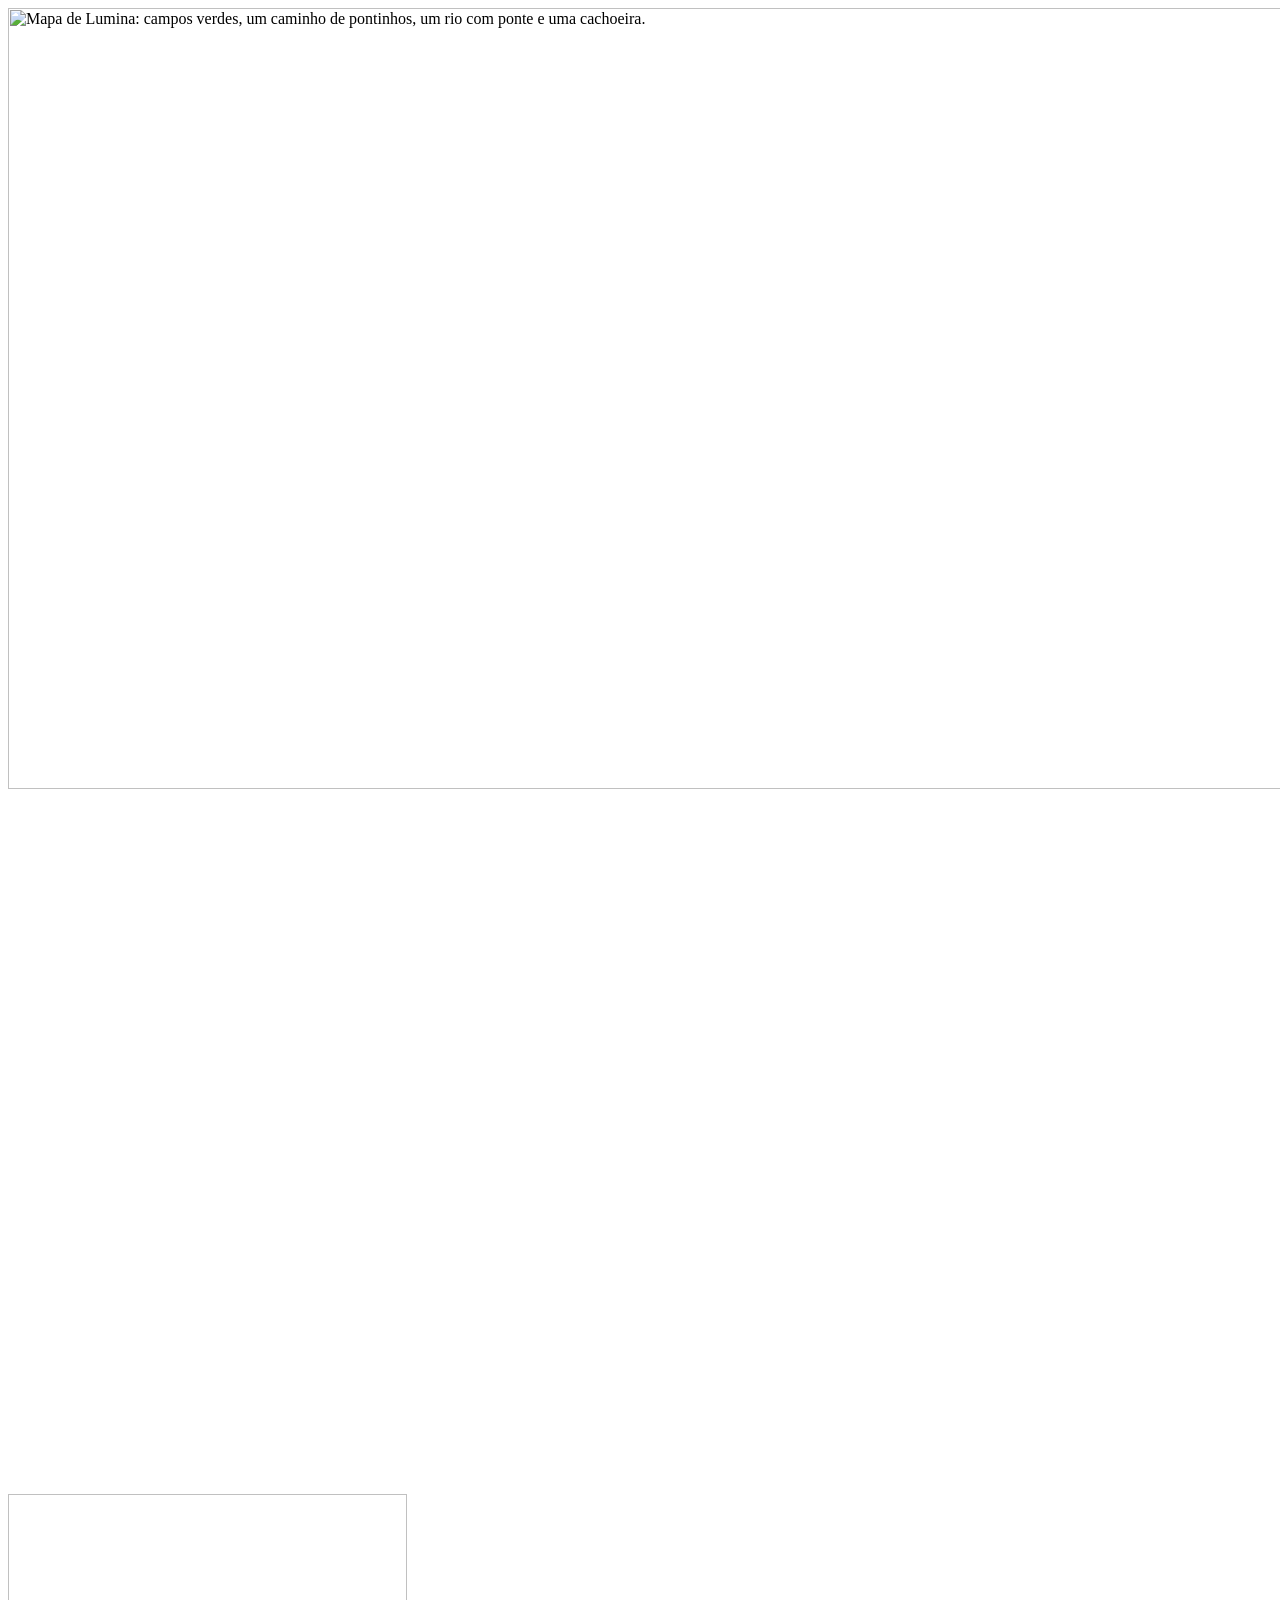
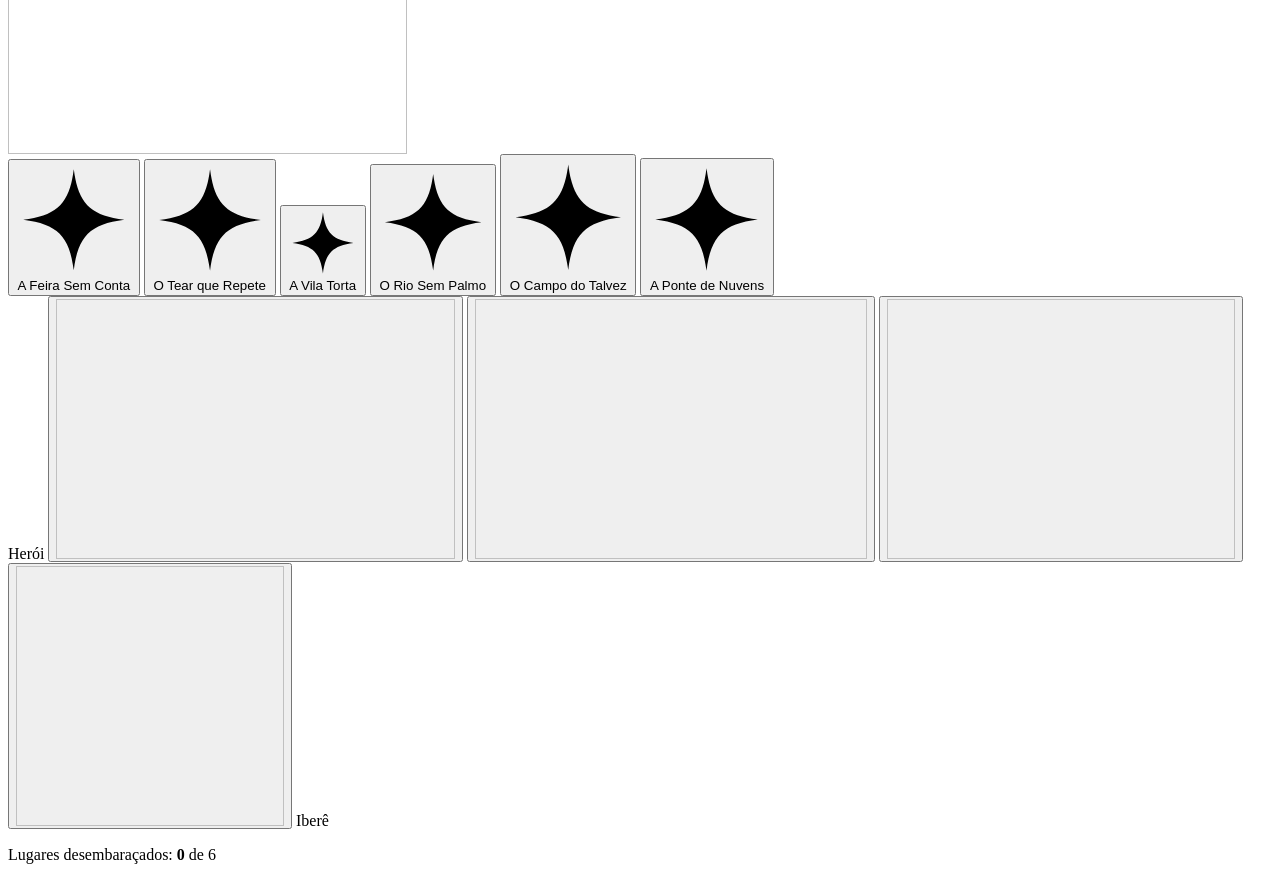
<file: componentes/mapa.html>
<!--
  Mapa interativo de Lumina (componente).
  Requer componentes/mapa.css no <head> e componentes/mapa.js no fim do <body>.
  data-base: pasta das artes, relativa à página. No site: "arte/". Na página de teste: "../arte/".
  As posições (--x, --y) estão em pixels da imagem mapa-dia.webp (1400 x 781) e caem sobre o caminho pontilhado.
-->
<div class="mapa-jogo" id="mapa-jogo" data-base="arte/">


  <div class="mapa-jogo__palco">
    <img class="mapa-jogo__fundo" data-arte="mapa-dia.webp" width="1400" height="781" alt="Mapa de Lumina: campos verdes, um caminho de pontinhos, um rio com ponte e uma cachoeira.">

    <svg class="mapa-jogo__trilha" viewBox="0 0 1400 781" aria-hidden="true" focusable="false">
      <defs>
        <filter id="mapa-jogo-brilho" x="-20%" y="-20%" width="140%" height="140%">
          <feGaussianBlur stdDeviation="5"/>
        </filter>
      </defs>
      <g data-trilhas></g>
    </svg>

    <div class="mapa-jogo__seres" data-seres aria-hidden="true"></div>

    <div class="mapa-jogo__heroi" data-heroi-sprite aria-hidden="true">
      <span class="mapa-jogo__heroi-corpo"><img alt="" data-arte="heroi-lamina.webp" width="399" height="260"></span>
    </div>

    <button type="button" class="mapa-jogo__lugar" style="--x:138;--y:311"
      data-lugar="1" data-nome="A Feira Sem Conta" data-unidade="Números" data-embaracado="Contadeira" data-ser="formiga.webp" data-balao="abaixo"
      data-dica="Acertou a pergunta? A Candeia ganha 3 de Luz."
      aria-label="Lugar 1: A Feira Sem Conta. Unidade: Números. Embaraçado: Contadeira.">
      <svg class="mapa-jogo__estrela" viewBox="0 0 24 24" aria-hidden="true" focusable="false"><path d="M12 1.5C12.9 8.6 15.4 11.1 22.5 12 15.4 12.9 12.9 15.4 12 22.5 11.1 15.4 8.6 12.9 1.5 12 8.6 11.1 11.1 8.6 12 1.5Z"/></svg>
      <span class="mapa-jogo__rotulo">A Feira Sem Conta</span>
    </button>

    <button type="button" class="mapa-jogo__lugar" style="--x:754;--y:167"
      data-lugar="2" data-nome="O Tear que Repete" data-unidade="Álgebra" data-embaracado="Remendo" data-ser="goblin.webp" data-balao="abaixo"
      data-dica="Errou? Ganha 1 de Luz e a Aritana explica."
      aria-label="Lugar 2: O Tear que Repete. Unidade: Álgebra. Embaraçado: Remendo.">
      <svg class="mapa-jogo__estrela" viewBox="0 0 24 24" aria-hidden="true" focusable="false"><path d="M12 1.5C12.9 8.6 15.4 11.1 22.5 12 15.4 12.9 12.9 15.4 12 22.5 11.1 15.4 8.6 12.9 1.5 12 8.6 11.1 11.1 8.6 12 1.5Z"/></svg>
      <span class="mapa-jogo__rotulo">O Tear que Repete</span>
    </button>

    <button type="button" class="mapa-jogo__lugar" style="--x:1000;--y:318"
      data-lugar="3" data-nome="A Vila Torta" data-unidade="Geometria" data-embaracado="Prumo" data-ser="golem.webp" data-balao="abaixo"
      data-dica="A Luz da Candeia paga as cartas. Elas se chamam Lumes."
      aria-label="Lugar 3: A Vila Torta. Unidade: Geometria. Embaraçado: Prumo.">
      <svg class="mapa-jogo__estrela" viewBox="0 0 24 24" aria-hidden="true" focusable="false"><path d="M12 1.5C12.9 8.6 15.4 11.1 22.5 12 15.4 12.9 12.9 15.4 12 22.5 11.1 15.4 8.6 12.9 1.5 12 8.6 11.1 11.1 8.6 12 1.5Z"/></svg>
      <span class="mapa-jogo__rotulo">A Vila Torta</span>
    </button>

    <button type="button" class="mapa-jogo__lugar" style="--x:1211;--y:498"
      data-lugar="4" data-nome="O Rio Sem Palmo" data-unidade="Grandezas e medidas" data-embaracado="Palmo" data-ser="morcego.webp" data-balao="esquerda"
      data-dica="Quando o nó chega a zero, o Embaraçado se solta."
      aria-label="Lugar 4: O Rio Sem Palmo. Unidade: Grandezas e medidas. Embaraçado: Palmo.">
      <svg class="mapa-jogo__estrela" viewBox="0 0 24 24" aria-hidden="true" focusable="false"><path d="M12 1.5C12.9 8.6 15.4 11.1 22.5 12 15.4 12.9 12.9 15.4 12 22.5 11.1 15.4 8.6 12.9 1.5 12 8.6 11.1 11.1 8.6 12 1.5Z"/></svg>
      <span class="mapa-jogo__rotulo">O Rio Sem Palmo</span>
    </button>

    <button type="button" class="mapa-jogo__lugar" style="--x:414;--y:686"
      data-lugar="5" data-nome="O Campo do Talvez" data-unidade="Probabilidade e estatística" data-embaracado="Pingo" data-ser="slime.webp" data-balao="acima"
      data-dica="Quem se solta não vai embora. Vira aliado."
      aria-label="Lugar 5: O Campo do Talvez. Unidade: Probabilidade e estatística. Embaraçado: Pingo.">
      <svg class="mapa-jogo__estrela" viewBox="0 0 24 24" aria-hidden="true" focusable="false"><path d="M12 1.5C12.9 8.6 15.4 11.1 22.5 12 15.4 12.9 12.9 15.4 12 22.5 11.1 15.4 8.6 12.9 1.5 12 8.6 11.1 11.1 8.6 12 1.5Z"/></svg>
      <span class="mapa-jogo__rotulo">O Campo do Talvez</span>
    </button>

    <button type="button" class="mapa-jogo__lugar mapa-jogo__lugar--ceu" style="--x:500;--y:84"
      data-lugar="6" data-nome="A Ponte de Nuvens" data-unidade="As cinco, em rodízio" data-embaracado="Os cinco, em rodízio" data-ser="rodizio" data-balao="direita" data-parada="104" data-ser-dx="-88" data-ser-dy="56"
      data-dica="Fica no céu, fora do mapa. Aqui as cinco unidades voltam em rodízio."
      aria-label="Lugar 6: A Ponte de Nuvens, no céu. Cobra as cinco unidades em rodízio.">
      <svg class="mapa-jogo__estrela" viewBox="0 0 24 24" aria-hidden="true" focusable="false"><path d="M12 1.5C12.9 8.6 15.4 11.1 22.5 12 15.4 12.9 12.9 15.4 12 22.5 11.1 15.4 8.6 12.9 1.5 12 8.6 11.1 11.1 8.6 12 1.5Z"/></svg>
      <span class="mapa-jogo__rotulo">A Ponte de Nuvens</span>
    </button>

    <div class="mapa-jogo__faiscas" data-faiscas aria-hidden="true"></div>
  </div>

  <div class="mapa-jogo__hud">
    <div class="mapa-jogo__herois" role="group" aria-label="Escolha seu herói">
      <span class="mapa-jogo__hud-rotulo">Herói</span>
      <button type="button" class="mapa-jogo__retrato" aria-pressed="true" data-heroi="lamina" data-nome="Iberê" data-ancora="0.28" aria-label="Jogar com Iberê" title="Iberê">
        <img alt="" data-arte="heroi-lamina.webp" width="399" height="260">
      </button>
      <button type="button" class="mapa-jogo__retrato" aria-pressed="false" data-heroi="adagas" data-nome="Tiê" data-ancora="0.28" aria-label="Jogar com Tiê" title="Tiê">
        <img alt="" data-arte="heroi-adagas.webp" width="392" height="260">
      </button>
      <button type="button" class="mapa-jogo__retrato" aria-pressed="false" data-heroi="livro" data-nome="Dandara" data-ancora="0.4" aria-label="Jogar com Dandara" title="Dandara">
        <img alt="" data-arte="heroi-livro.webp" width="348" height="260">
      </button>
      <button type="button" class="mapa-jogo__retrato" aria-pressed="false" data-heroi="luvas" data-nome="Juninho" data-ancora="0.5" aria-label="Jogar com Juninho" title="Juninho">
        <img alt="" data-arte="heroi-luvas.webp" width="268" height="260">
      </button>
      <span class="mapa-jogo__heroi-nome" data-heroi-nome>Iberê</span>
    </div>
    <p class="mapa-jogo__contador" aria-live="polite">Lugares desembaraçados: <strong data-feitos>0</strong> de 6</p>
  </div>

  <div class="mapa-jogo__painel" data-painel role="region" aria-label="Lugar escolhido" aria-live="polite"></div>
</div>
</file>
<file: componentes/mapa.css>
/* Mapa interativo de Lumina. Herda a fonte do site (Plus Jakarta Sans). */
.mapa-jogo {
  --ouro: #ffd447;
  --ouro-brilho: rgba(255, 212, 71, .55);
  --vidro: rgba(16, 58, 160, .5);
  --vidro-forte: rgba(14, 50, 140, .62);
  --borda-vidro: rgba(255, 255, 255, .34);
  --texto-sombra: 0 1px 2px rgba(5, 24, 78, .9), 0 0 12px rgba(5, 24, 78, .5);
  position: relative;
  width: 100%;
  container-type: inline-size;
  color: #fff;
  font-family: inherit;
  line-height: 1.35;
  -webkit-tap-highlight-color: transparent;
}
.mapa-jogo *, .mapa-jogo *::before, .mapa-jogo *::after { box-sizing: border-box; }
:where(.mapa-jogo button) { font: inherit; color: inherit; }

/* ---------- Palco (imagem + camadas) ---------- */
.mapa-jogo__palco {
  position: relative;
  width: 100%;
  aspect-ratio: 1400 / 781;
  border-radius: 18px;
  overflow: hidden;
  isolation: isolate;
  background: #6bb3f0;
  box-shadow: 0 30px 60px -28px rgba(5, 24, 78, .7), 0 6px 18px rgba(5, 24, 78, .22);
}
.mapa-jogo__fundo {
  position: absolute; inset: 0;
  width: 100%; height: 100%;
  display: block;
  user-select: none; -webkit-user-drag: none;
}
.mapa-jogo__trilha {
  position: absolute; inset: 0;
  width: 100%; height: 100%;
  z-index: 1;
  pointer-events: none;
  overflow: visible;
}
.mapa-jogo__trilha .brilho { fill: none; stroke: var(--ouro); stroke-width: 16; stroke-linecap: round; stroke-linejoin: round; opacity: .55; }
.mapa-jogo__trilha .pontos { fill: none; stroke: var(--ouro); stroke-width: 10; stroke-linecap: round; stroke-dasharray: 0 22; }

/* ---------- HUD: seletor de herói e contador ---------- */
.mapa-jogo__hud {
  position: absolute;
  top: 12px; left: 12px; right: 12px;
  z-index: 8;
  display: flex;
  justify-content: space-between;
  align-items: flex-start;
  gap: 10px;
  pointer-events: none;
}
.mapa-jogo__hud > * { pointer-events: auto; }
.mapa-jogo__herois,
.mapa-jogo__contador {
  display: flex; align-items: center; gap: 6px;
  margin: 0;
  padding: 5px 12px 5px 6px;
  border-radius: 999px;
  background: var(--vidro);
  border: 1px solid var(--borda-vidro);
  -webkit-backdrop-filter: blur(10px) saturate(1.2);
  backdrop-filter: blur(10px) saturate(1.2);
  box-shadow: 0 8px 22px -12px rgba(5, 24, 78, .6);
  text-shadow: var(--texto-sombra);
}
.mapa-jogo__hud-rotulo {
  font-size: 11px; font-weight: 700;
  letter-spacing: .08em; text-transform: uppercase;
  padding: 0 4px 0 8px;
  opacity: .9;
}
.mapa-jogo__heroi-nome { font-size: 13px; font-weight: 700; padding-left: 4px; min-width: 4.2em; }
.mapa-jogo__contador { padding: 8px 14px; font-size: 13px; font-weight: 600; }
.mapa-jogo__contador strong { color: var(--ouro); font-weight: 800; }

.mapa-jogo__retrato {
  position: relative;
  width: 38px; height: 38px;
  padding: 0;
  border-radius: 50%;
  border: 2px solid rgba(255, 255, 255, .35);
  background: radial-gradient(circle at 50% 35%, #2f7cf0, #123e9e);
  overflow: hidden;
  cursor: pointer;
  transition: transform .18s ease, border-color .18s ease, box-shadow .18s ease;
}
.mapa-jogo__retrato img {
  position: absolute;
  top: 2px;
  left: 50%;
  height: 200%;
  width: auto;
  max-width: none;
  transform: translateX(calc(var(--px, .4) * -100%));
  pointer-events: none;
}
.mapa-jogo__retrato[data-heroi="lamina"] { --px: .34; }
.mapa-jogo__retrato[data-heroi="adagas"] { --px: .3; }
.mapa-jogo__retrato[data-heroi="livro"]  { --px: .44; }
.mapa-jogo__retrato[data-heroi="luvas"]  { --px: .5; }
.mapa-jogo__retrato:hover { transform: translateY(-2px); }
.mapa-jogo__retrato[aria-pressed="true"] {
  border-color: var(--ouro);
  box-shadow: 0 0 0 2px rgba(255, 212, 71, .3), 0 0 14px var(--ouro-brilho);
}
.mapa-jogo__retrato:focus-visible,
.mapa-jogo__lugar:focus-visible,
.mapa-jogo__painel button:focus-visible {
  outline: 3px solid #fff;
  outline-offset: 3px;
}

/* ---------- Marcadores ---------- */
.mapa-jogo__lugar {
  position: absolute;
  left: calc(var(--x) / 1400 * 100%);
  top: calc(var(--y) / 781 * 100%);
  z-index: 5;
  width: clamp(26px, 3.3cqw, 46px);
  aspect-ratio: 1;
  padding: 0;
  border: 0;
  border-radius: 50%;
  background: none;
  transform: translate(-50%, -50%);
  cursor: pointer;
}
.mapa-jogo__lugar::before { /* halo pulsante */
  content: "";
  position: absolute; inset: -55%;
  border-radius: 50%;
  background: radial-gradient(circle, rgba(255, 212, 71, .6) 0%, rgba(255, 212, 71, .18) 40%, rgba(255, 212, 71, 0) 68%);
  animation: mapa-halo 2.2s ease-in-out infinite;
  pointer-events: none;
}
.mapa-jogo__lugar::after { /* área de toque maior */
  content: ""; position: absolute; inset: -10px; border-radius: 50%;
}
.mapa-jogo__estrela {
  position: relative;
  display: block;
  width: 100%; height: 100%;
  fill: rgba(255, 212, 71, .28);
  stroke: var(--ouro);
  stroke-width: 1.6;
  stroke-linejoin: round;
  filter: drop-shadow(0 0 4px rgba(255, 212, 71, .9)) drop-shadow(0 2px 3px rgba(5, 24, 78, .55));
  transition: transform .2s ease, fill .3s ease;
  animation: mapa-pulso 2.2s ease-in-out infinite;
}
.mapa-jogo__lugar:hover .mapa-jogo__estrela,
.mapa-jogo__lugar:focus-visible .mapa-jogo__estrela { transform: scale(1.15); }
.mapa-jogo__lugar.is-feito .mapa-jogo__estrela {
  fill: var(--ouro);
  stroke: #fff6cf;
  filter: drop-shadow(0 0 6px rgba(255, 212, 71, 1)) drop-shadow(0 0 14px rgba(255, 212, 71, .7));
}
.mapa-jogo__lugar.is-feito::before { animation: none; opacity: .75; }
.mapa-jogo__lugar.is-ativo::before { animation-duration: 1.2s; }

.mapa-jogo__rotulo {
  position: absolute;
  bottom: calc(100% + 6px);
  left: 50%;
  transform: translateX(-50%);
  white-space: nowrap;
  font-size: clamp(11px, 1.05cqw, 14px);
  font-weight: 800;
  letter-spacing: .01em;
  color: #fff;
  text-shadow: var(--texto-sombra);
  pointer-events: none;
  transition: opacity .2s ease;
}
.mapa-jogo__lugar.is-ativo .mapa-jogo__rotulo { opacity: 0; }

/* ---------- Herói ---------- */
.mapa-jogo__heroi {
  --ax: .28;
  position: absolute;
  left: 13%; top: 36%;
  height: 12.5%;
  z-index: 4;
  transform: translate(calc(var(--ax) * -100%), -100%);
  pointer-events: none;
}
.mapa-jogo__heroi::after { /* sombra no chão */
  content: "";
  position: absolute;
  left: calc(var(--ax) * 100%);
  bottom: -5%;
  height: 12%;
  aspect-ratio: 3.4;
  transform: translateX(-50%);
  border-radius: 50%;
  background: radial-gradient(closest-side, rgba(10, 40, 30, .45), rgba(10, 40, 30, 0));
  z-index: -1;
}
.mapa-jogo__heroi-corpo {
  display: block;
  height: 100%;
  transform-origin: calc(var(--ax) * 100%) 100%;
  transition: transform .12s ease;
}
.mapa-jogo__heroi.is-esquerda .mapa-jogo__heroi-corpo { transform: scaleX(-1); }
.mapa-jogo__heroi img {
  display: block;
  height: 100%; width: auto; max-width: none;
  filter: drop-shadow(0 2px 2px rgba(5, 24, 78, .35));
  transform-origin: 50% 100%;
}
.mapa-jogo__heroi.is-andando img { animation: mapa-passo .34s ease-in-out infinite; }
.mapa-jogo__heroi.is-no-ceu img { filter: drop-shadow(0 0 10px rgba(255, 212, 71, .8)); }

/* ---------- Embaraçados ---------- */
.mapa-jogo__ser {
  position: absolute;
  height: 15.5%;
  z-index: 3;
  transform: translate(-50%, -100%);
  pointer-events: none;
  transition: opacity .3s ease;
}
.mapa-jogo__ser img {
  display: block;
  height: 100%; width: auto; max-width: none;
  transform-origin: 50% 100%;
  filter: saturate(.8) drop-shadow(0 3px 3px rgba(5, 24, 78, .4));
  animation: mapa-pop .5s cubic-bezier(.3, 1.6, .5, 1) both, mapa-tremer 2.6s ease-in-out .5s infinite;
}
.mapa-jogo__ser.is-troca img { animation: mapa-pop .4s cubic-bezier(.3, 1.6, .5, 1) both; }
.mapa-jogo__ser.is-solto img {
  filter: sepia(.5) saturate(1.7) hue-rotate(-6deg) brightness(1.12) drop-shadow(0 0 6px rgba(255, 230, 140, 1)) drop-shadow(0 0 18px rgba(255, 212, 71, .85));
  animation: mapa-pulo .5s ease-out 2, mapa-flutuar 3s ease-in-out 1s infinite;
}
.mapa-jogo__ser.is-saindo { opacity: 0; }

/* ---------- Faíscas ---------- */
.mapa-jogo__faiscas { position: absolute; inset: 0; z-index: 6; pointer-events: none; }
.mapa-jogo__faisca {
  position: absolute;
  width: var(--t, 14px); height: var(--t, 14px);
  margin: calc(var(--t, 14px) / -2) 0 0 calc(var(--t, 14px) / -2);
  background: var(--ouro);
  clip-path: polygon(50% 0, 61% 39%, 100% 50%, 61% 61%, 50% 100%, 39% 61%, 0 50%, 39% 39%);
  filter: drop-shadow(0 0 4px #fff);
  animation: mapa-faisca .8s cubic-bezier(.2, .7, .3, 1) forwards;
}

/* ---------- Painel (balão de vidro) ---------- */
.mapa-jogo__painel {
  position: absolute;
  z-index: 9;
  width: min(320px, 44cqw);
  padding: 16px 18px 16px;
  border-radius: 16px;
  background: var(--vidro-forte);
  border: 1px solid var(--borda-vidro);
  -webkit-backdrop-filter: blur(14px) saturate(1.25);
  backdrop-filter: blur(14px) saturate(1.25);
  box-shadow: 0 20px 44px -20px rgba(5, 24, 78, .75);
  text-shadow: var(--texto-sombra);
  opacity: 0;
  visibility: hidden;
  transform: translateY(6px);
  transition: opacity .25s ease, transform .25s ease, visibility 0s linear .25s;
}
.mapa-jogo__painel.is-aberto {
  opacity: 1; visibility: visible; transform: none;
  transition: opacity .25s ease, transform .25s ease, visibility 0s;
}
.mapa-jogo__painel p { margin: 0; }
.mapa-jogo__sobre {
  font-size: 11px; font-weight: 800;
  letter-spacing: .1em; text-transform: uppercase;
  color: var(--ouro);
  margin-bottom: 4px !important;
}
.mapa-jogo__titulo { margin: 0 0 8px; font-size: 19px; font-weight: 800; line-height: 1.2; letter-spacing: -.01em; }
.mapa-jogo__dados { margin: 0 0 10px; display: grid; gap: 3px; font-size: 13.5px; }
.mapa-jogo__dados div { display: flex; gap: 6px; flex-wrap: wrap; }
.mapa-jogo__dados dt { opacity: .78; font-weight: 500; }
.mapa-jogo__dados dt::after { content: ":"; }
.mapa-jogo__dados dd { margin: 0; font-weight: 700; }
.mapa-jogo__no { display: flex; align-items: center; gap: 8px; font-size: 12px; font-weight: 700; margin-bottom: 10px; }
.mapa-jogo__no-barra { flex: 1; height: 7px; border-radius: 99px; background: rgba(255, 255, 255, .2); overflow: hidden; }
.mapa-jogo__no-barra i { display: block; height: 100%; width: 100%; border-radius: inherit; background: linear-gradient(90deg, #fff1b3, var(--ouro)); transition: width .5s cubic-bezier(.3, .8, .3, 1); }
.mapa-jogo__dica { font-size: 13px; opacity: .92; margin-bottom: 12px !important; }
.mapa-jogo__acoes { display: flex; flex-wrap: wrap; align-items: center; gap: 10px; }
.mapa-jogo__botao {
  border: 0;
  border-radius: 999px;
  padding: 10px 18px;
  background: var(--ouro);
  color: #0c2a6e !important;
  font-weight: 800; font-size: 14px;
  text-shadow: none;
  cursor: pointer;
  box-shadow: 0 6px 18px -6px rgba(255, 212, 71, .8), inset 0 -2px 0 rgba(0, 0, 0, .12);
  transition: transform .15s ease, box-shadow .15s ease;
}
.mapa-jogo__botao:hover { transform: translateY(-1px); box-shadow: 0 10px 22px -6px rgba(255, 212, 71, .9), inset 0 -2px 0 rgba(0, 0, 0, .12); }
.mapa-jogo__botao:active { transform: translateY(1px); }
.mapa-jogo__botao[disabled] { opacity: .6; cursor: default; }
.mapa-jogo__link {
  border: 0; background: none; padding: 6px 2px;
  font-weight: 700; font-size: 13.5px;
  text-decoration: underline; text-underline-offset: 3px; text-decoration-color: rgba(255, 255, 255, .5);
  cursor: pointer;
}
.mapa-jogo__solto { font-size: 15px; font-weight: 800; color: var(--ouro); margin-bottom: 10px !important; }

/* ---------- Celular / contêiner estreito ---------- */
@container (max-width: 700px) {
  .mapa-jogo { display: flex; flex-direction: column; }
  .mapa-jogo__palco { order: 1; border-radius: 14px; }
  .mapa-jogo__hud {
    position: static; order: 2;
    margin-top: 10px;
    flex-wrap: wrap;
  }
  .mapa-jogo__contador { padding: 7px 12px; font-size: 12px; }
  .mapa-jogo__painel {
    position: relative; order: 3;
    left: auto !important; top: auto !important;
    width: 100%;
    margin-top: 10px;
  }
  .mapa-jogo__painel:not(.is-aberto) { display: none; }
  .mapa-jogo__rotulo { display: none; }
  .mapa-jogo__heroi { height: 15%; }
  .mapa-jogo__ser { height: 19%; }
}

/* ---------- Animações ---------- */
@keyframes mapa-halo { 0%, 100% { transform: scale(.75); opacity: .55; } 50% { transform: scale(1.1); opacity: 1; } }
@keyframes mapa-pulso { 0%, 100% { transform: scale(1); } 50% { transform: scale(1.08); } }
@keyframes mapa-passo { 0%, 100% { transform: translateY(0) rotate(0); } 25% { transform: translateY(-5%) rotate(-2deg); } 50% { transform: translateY(0) rotate(0); } 75% { transform: translateY(-5%) rotate(2deg); } }
@keyframes mapa-pop { 0% { transform: scale(.15); opacity: 0; } 60% { transform: scale(1.12); opacity: 1; } 100% { transform: scale(1); } }
@keyframes mapa-tremer { 0%, 100% { transform: rotate(0); } 25% { transform: rotate(-2deg); } 75% { transform: rotate(2deg); } }
@keyframes mapa-pulo { 0%, 100% { transform: translateY(0) scale(1); } 40% { transform: translateY(-14%) scale(1.04); } }
@keyframes mapa-flutuar { 0%, 100% { transform: translateY(0); } 50% { transform: translateY(-4%); } }
@keyframes mapa-faisca {
  0% { transform: translate(0, 0) scale(.3) rotate(0); opacity: 1; }
  100% { transform: translate(var(--dx), var(--dy)) scale(1) rotate(90deg); opacity: 0; }
}

@media (prefers-reduced-motion: reduce) {
  .mapa-jogo *, .mapa-jogo *::before, .mapa-jogo *::after {
    animation: none !important;
    transition: none !important;
  }
  .mapa-jogo__faisca { display: none; }
}
</file>
